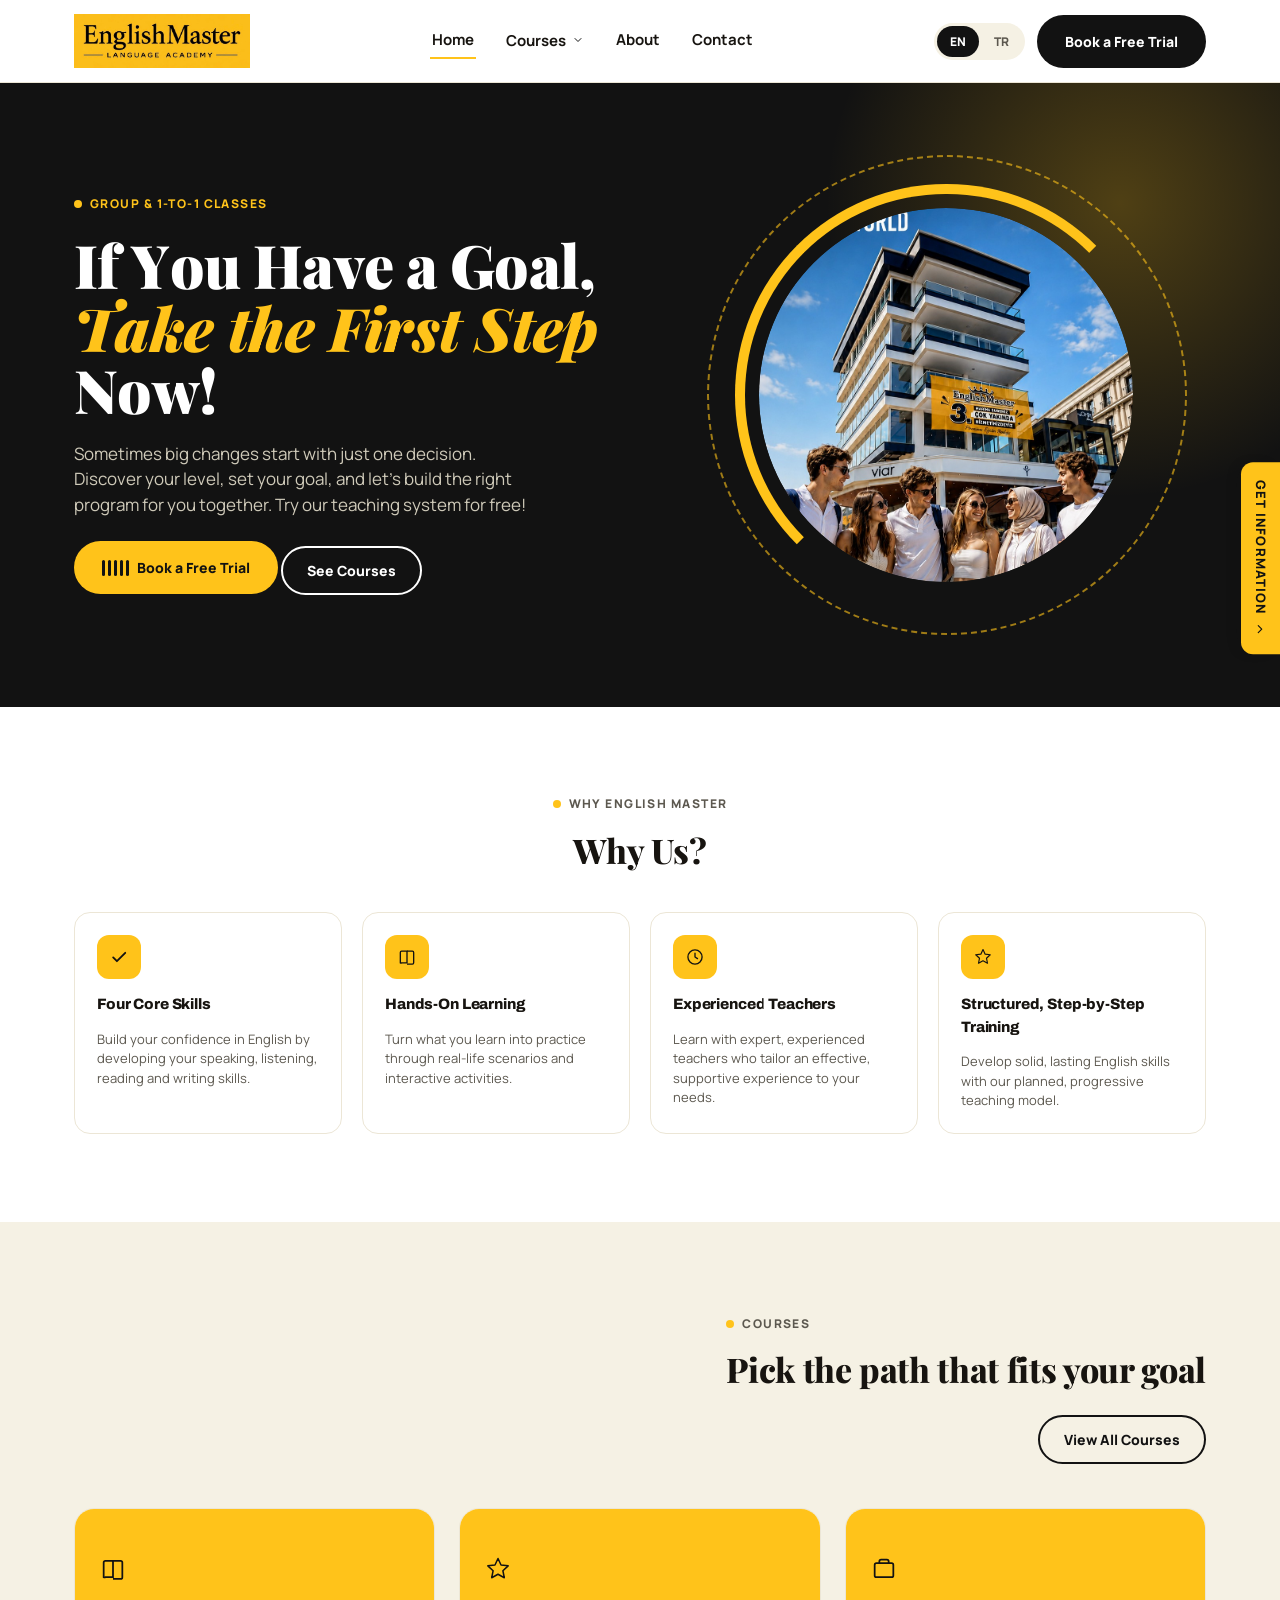
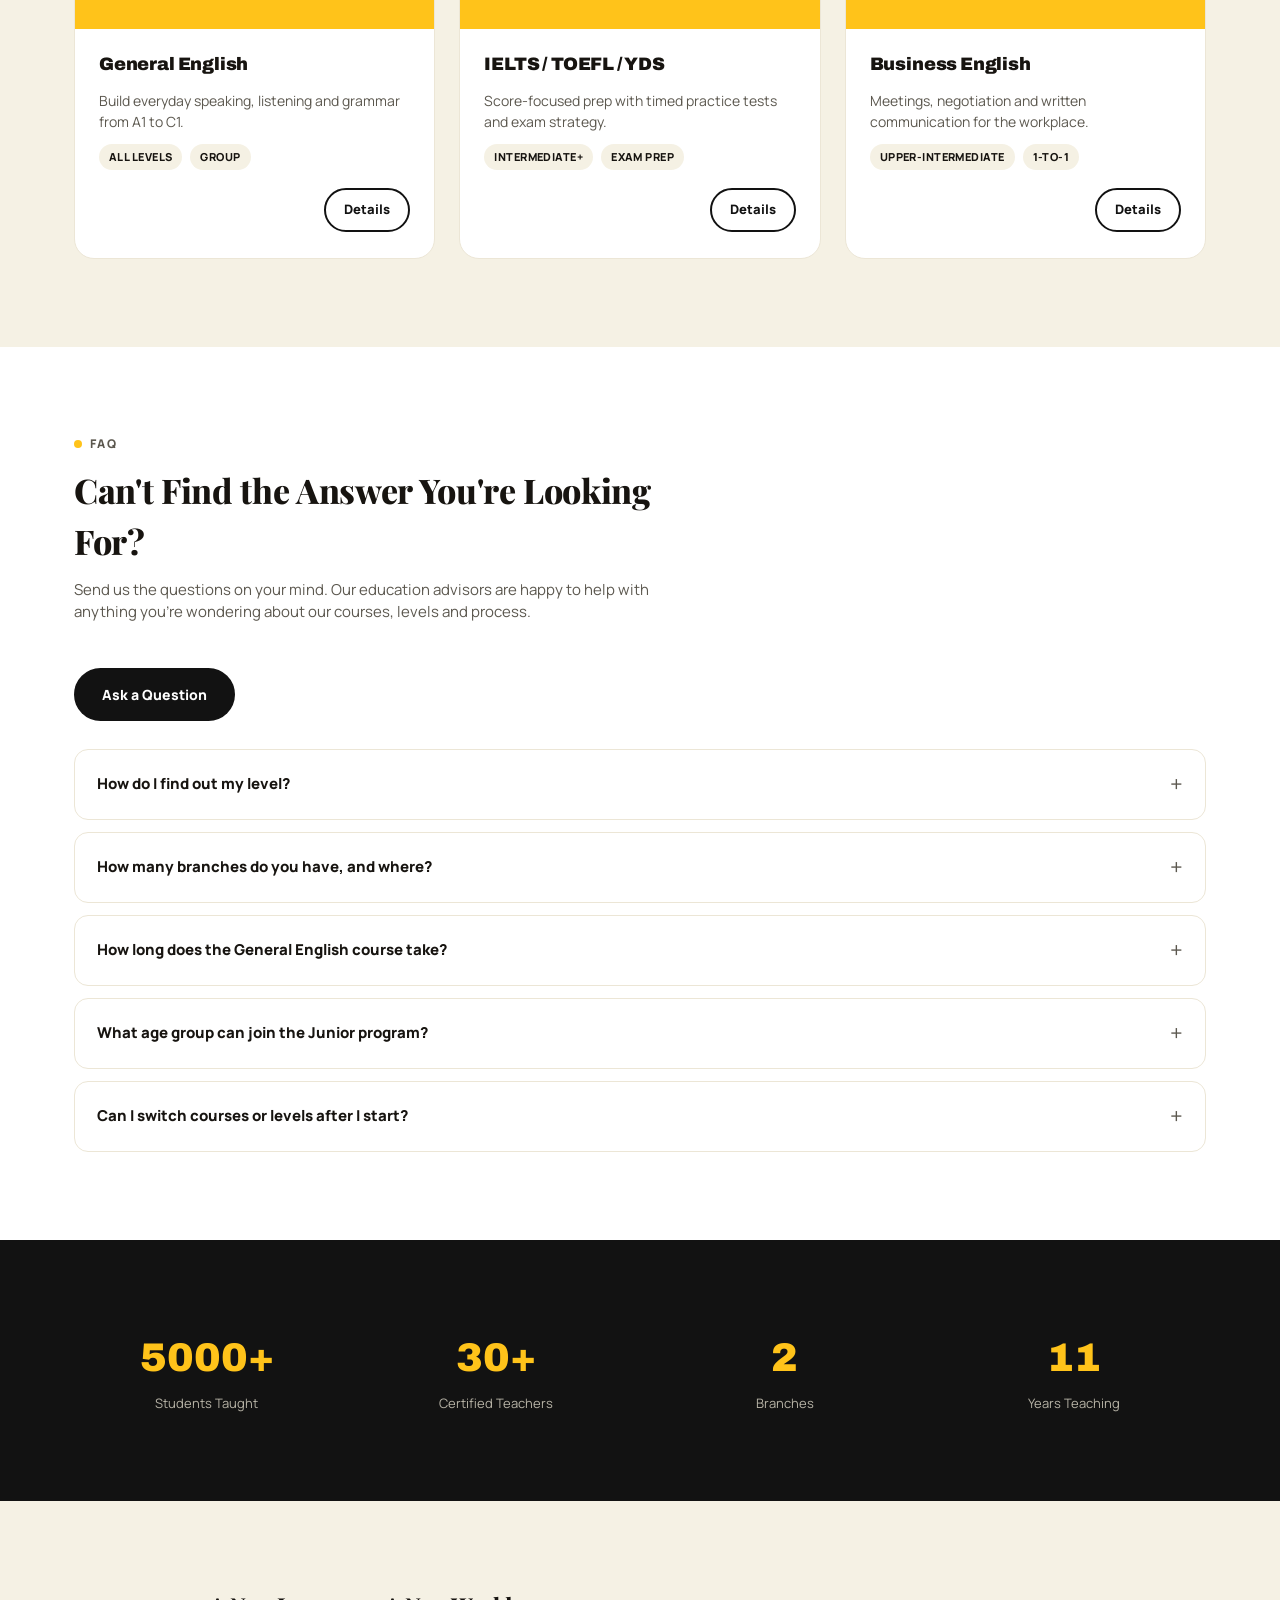
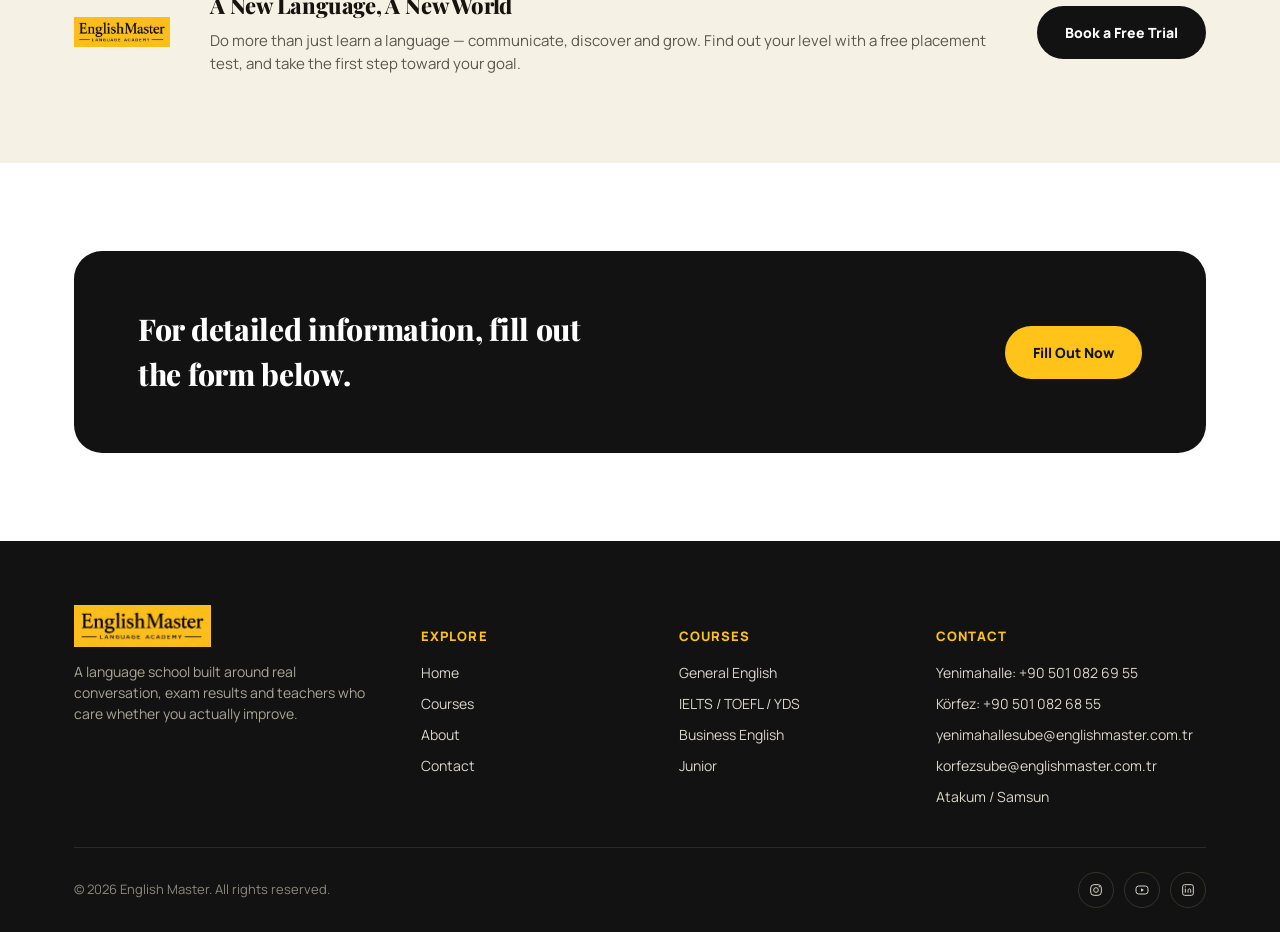
<file: index.html>
<!doctype html>
<html lang="en">
<head>
<meta charset="UTF-8">
<meta name="viewport" content="width=device-width, initial-scale=1.0, viewport-fit=cover">
<meta name="color-scheme" content="light only">
<meta name="theme-color" content="#FFC31A">
<title>English Master — Learn English With Confidence</title>
<meta name="description" content="English Master is a language school offering General English, exam preparation (IELTS, TOEFL, YDS) and Business English courses, in person and online.">
<link rel="stylesheet" href="css/style.css">
</head>
<body>

<header class="site-header">
  <div class="header-inner">
    <a href="/" class="logo">
      <span class="logo-badge">
        <img src="images/logo.png" alt="English Master Language Academy" class="logo-img">
      </span>
    </a>
    <nav class="main-nav" id="mainNav">
      <a href="/" class="active" data-i18n="nav.home">Home</a>
      <div class="nav-item has-dropdown">
        <button type="button" class="dropdown-trigger" aria-expanded="false" aria-haspopup="true">
          <span data-i18n="nav.courses">Courses</span>
          <svg width="12" height="12" viewBox="0 0 24 24" fill="none"><path d="M6 9l6 6 6-6" stroke="#121212" stroke-width="2" stroke-linecap="round" stroke-linejoin="round"/></svg>
        </button>
        <div class="dropdown-menu">
    <a href="/course-general-english" data-i18n="footer.courseGeneral">General English</a>
    <a href="/course-ielts" data-i18n="courses.card2.title">IELTS Preparation</a>
    <a href="/course-toefl" data-i18n="courses.card3.title">TOEFL Preparation</a>
    <a href="/course-yds" data-i18n="courses.card4.title">YDS / YÖKDİL</a>
    <a href="/course-business-english" data-i18n="courses.card5.title">Business English</a>
    <a href="/course-junior" data-i18n="courses.card6.title">Junior</a>
    <a href="/courses" class="dropdown-viewall" data-i18n="home.courses.viewAll">View All Courses</a>
        </div>
      </div>
      <a href="/about" data-i18n="nav.about">About</a>
      <a href="/contact" data-i18n="nav.contact">Contact</a>
    </nav>
    <div class="header-actions">
      <div class="lang-toggle" id="langToggle">
        <button type="button" class="lang-btn active" data-lang="en" aria-pressed="true">EN</button>
        <button type="button" class="lang-btn" data-lang="tr" aria-pressed="false">TR</button>
      </div>
      <a class="btn btn-primary" href="/contact#lead-form" data-i18n="common.bookTrial">Book a Free Trial</a>
      <button class="nav-toggle" id="navToggle" aria-label="Toggle menu">
        <svg width="20" height="20" viewBox="0 0 24 24" fill="none"><path d="M4 6h16M4 12h16M4 18h16" stroke="#121212" stroke-width="2" stroke-linecap="round"/></svg>
      </button>
    </div>
  </div>
</header>

<section class="hero-talk" id="heroTalk">
  <div class="container hero-talk-inner">
    <div class="hero-talk-copy">
      <span class="kicker" data-i18n="home.hero.kicker">Group &amp; 1-to-1 classes</span>
      <h1 class="hero-talk-title" id="heroTitle" data-i18n-html="home.hero.title">If You Have a Goal,<br><em>Take the First Step</em> Now!</h1>
      <p data-i18n="home.hero.desc">Sometimes big changes start with just one decision. Discover your level, set your goal, and let's build the right program for you together. Try our teaching system for free!</p>
      <div class="hero-actions">
        <a class="btn btn-secondary btn-shine" href="/contact#lead-form">
          <span class="voice-wave" aria-hidden="true"><i></i><i></i><i></i><i></i><i></i></span>
          <span data-i18n="common.bookTrial">Book a Free Trial</span>
        </a>
        <a class="btn btn-outline-light" href="/courses" data-i18n="home.hero.seeCourses">See Courses</a>
      </div>
    </div>
    <div class="hero-talk-art">
      <div class="talk-stage" id="talkStage">
        <div class="talk-layer" data-depth="-6">
          <span class="talk-ring talk-ring-dash"></span>
          <span class="talk-ring talk-ring-arc"></span>
        </div>
        <div class="talk-layer" data-depth="10">
          <div class="talk-photo"><img src="images/korfez-marina-promo.jpg" alt="English Master students in front of the Körfez Marina branch" data-i18n-alt="home.hero.photoAlt"></div>
        </div>
        <div class="talk-layer" data-depth="22" aria-hidden="true">
          <div class="talk-bubble is-white talk-b1"><small data-i18n="home.hero.teacher">Teacher</small>How are you today?</div>
          <div class="talk-bubble is-yellow talk-b2"><small data-i18n="home.hero.you">You</small>I'm great, thanks!</div>
          <div class="talk-bubble is-white talk-b3"><small data-i18n="home.hero.teacher">Teacher</small>Ready for IELTS?</div>
          <div class="talk-bubble is-yellow talk-b4"><small data-i18n="home.hero.you">You</small>Yes, let's start!</div>
        </div>
      </div>
    </div>
  </div>
</section>

<section class="reveal">
  <div class="container">
    <div class="section-head center" style="margin-bottom:36px;">
      <span class="kicker" data-i18n="home.why.kicker">Why English Master</span>
      <h2 data-i18n="home.why.title">Everything you need to actually speak English</h2>
    </div>
    <div class="feature-grid stagger">
      <div class="feature-card">
        <span class="icon-badge">
          <svg width="20" height="20" viewBox="0 0 24 24" fill="none"><path d="M5 12.5l4.5 4.5L19.5 7" stroke="#121212" stroke-width="2.2" fill="none" stroke-linecap="round" stroke-linejoin="round"/></svg>
        </span>
        <h4 data-i18n="home.feature1.title">Progress Guarantee</h4>
        <p data-i18n="home.feature1.desc">Move up a level on schedule, or keep attending classes at no extra cost until you do.</p>
      </div>
      <div class="feature-card">
        <span class="icon-badge">
          <svg width="20" height="20" viewBox="0 0 24 24" fill="none"><path d="M4 19V6.5C4 5.7 4.7 5 5.5 5H12v14H5.5A1.5 1.5 0 0 1 4 19z" stroke="#121212" stroke-width="1.6" fill="none"/><path d="M12 5h6.5c.8 0 1.5.7 1.5 1.5V19a1.5 1.5 0 0 1-1.5 1.5H12" stroke="#121212" stroke-width="1.6" fill="none"/></svg>
        </span>
        <h4 data-i18n="home.feature2.title">Certified Teachers</h4>
        <p data-i18n="home.feature2.desc">Every instructor is trained and certified before they lead a class of their own.</p>
      </div>
      <div class="feature-card">
        <span class="icon-badge">
          <svg width="20" height="20" viewBox="0 0 24 24" fill="none"><circle cx="12" cy="12" r="8.5" stroke="#121212" stroke-width="1.6"/><path d="M12 7.5V12l3 2" stroke="#121212" stroke-width="1.6" stroke-linecap="round" stroke-linejoin="round"/></svg>
        </span>
        <h4 data-i18n="home.feature3.title">Online &amp; In-Person</h4>
        <p data-i18n="home.feature3.desc">Join a classroom near you or take live online lessons — same curriculum, either way.</p>
      </div>
      <div class="feature-card">
        <span class="icon-badge">
          <svg width="20" height="20" viewBox="0 0 24 24" fill="none"><path d="M12 3l2.6 5.6 6.1.7-4.5 4.2 1.2 6-5.4-3-5.4 3 1.2-6-4.5-4.2 6.1-.7z" stroke="#121212" stroke-width="1.4" stroke-linejoin="round" fill="none"/></svg>
        </span>
        <h4 data-i18n="home.feature4.title">Exam-Focused Prep</h4>
        <p data-i18n="home.feature4.desc">Dedicated tracks for IELTS, TOEFL and YDS, taught by examiners-trained staff.</p>
      </div>
    </div>
  </div>
</section>

<section class="bg-sand reveal">
  <div class="container">
    <div class="section-head" style="display:flex; align-items:flex-end; justify-content:space-between; flex-wrap:wrap; gap:20px; max-width:none;">
      <div>
        <span class="kicker" data-i18n="home.courses.kicker">Courses</span>
        <h2 style="margin-top:10px;" data-i18n="home.courses.title">Pick the path that fits your goal</h2>
      </div>
      <a class="btn btn-outline" href="/courses" data-i18n="home.courses.viewAll">View All Courses</a>
    </div>
    <div class="course-grid stagger">
      <div class="course-card">
        <div class="course-card-top">
          <svg width="28" height="28" viewBox="0 0 24 24" fill="none"><path d="M4 19V6.5C4 5.7 4.7 5 5.5 5H12v14H5.5A1.5 1.5 0 0 1 4 19z" stroke="#121212" stroke-width="1.5" fill="none"/><path d="M12 5h6.5c.8 0 1.5.7 1.5 1.5V19a1.5 1.5 0 0 1-1.5 1.5H12" stroke="#121212" stroke-width="1.5" fill="none"/></svg>
        </div>
        <div class="course-card-body">
          <h4 style="font-size:18px; font-family:'Archivo',sans-serif; font-weight:900;" data-i18n="home.course1.title">General English</h4>
          <p class="text-soft" style="font-size:14px;" data-i18n="home.course1.desc">Build everyday speaking, listening and grammar from A1 to C1.</p>
          <div class="course-tags"><span class="tag" data-i18n="home.course1.tag1">All Levels</span><span class="tag" data-i18n="home.course1.tag2">Group</span></div>
          <div class="course-card-footer">
            <a class="btn btn-sm btn-outline" href="/course-general-english" data-i18n="common.details">Details</a>
          </div>
        </div>
      </div>
      <div class="course-card">
        <div class="course-card-top">
          <svg width="28" height="28" viewBox="0 0 24 24" fill="none"><path d="M12 3l2.6 5.6 6.1.7-4.5 4.2 1.2 6-5.4-3-5.4 3 1.2-6-4.5-4.2 6.1-.7z" stroke="#121212" stroke-width="1.3" stroke-linejoin="round" fill="none"/></svg>
        </div>
        <div class="course-card-body">
          <h4 style="font-size:18px; font-family:'Archivo',sans-serif; font-weight:900;" data-i18n="home.course2.title">IELTS / TOEFL / YDS</h4>
          <p class="text-soft" style="font-size:14px;" data-i18n="home.course2.desc">Score-focused prep with timed practice tests and exam strategy.</p>
          <div class="course-tags"><span class="tag" data-i18n="home.course2.tag1">Intermediate+</span><span class="tag" data-i18n="home.course2.tag2">Exam Prep</span></div>
          <div class="course-card-footer">
            <a class="btn btn-sm btn-outline" href="/course-ielts" data-i18n="common.details">Details</a>
          </div>
        </div>
      </div>
      <div class="course-card">
        <div class="course-card-top">
          <svg width="28" height="28" viewBox="0 0 24 24" fill="none"><rect x="4" y="7" width="16" height="12" rx="1.5" stroke="#121212" stroke-width="1.5"/><path d="M8 7V5.5A1.5 1.5 0 0 1 9.5 4h5A1.5 1.5 0 0 1 16 5.5V7" stroke="#121212" stroke-width="1.5" fill="none"/></svg>
        </div>
        <div class="course-card-body">
          <h4 style="font-size:18px; font-family:'Archivo',sans-serif; font-weight:900;" data-i18n="home.course3.title">Business English</h4>
          <p class="text-soft" style="font-size:14px;" data-i18n="home.course3.desc">Meetings, negotiation and written communication for the workplace.</p>
          <div class="course-tags"><span class="tag" data-i18n="home.course3.tag1">Upper-Intermediate</span><span class="tag" data-i18n="home.course3.tag2">1-to-1</span></div>
          <div class="course-card-footer">
            <a class="btn btn-sm btn-outline" href="/course-business-english" data-i18n="common.details">Details</a>
          </div>
        </div>
      </div>
    </div>
  </div>
</section>

<section class="reveal">
  <div class="container">
    <div class="section-head">
      <span class="kicker" data-i18n="home.ask.kicker">Ask Us</span>
      <h2 data-i18n="home.ask.title">Ask an English Advisor</h2>
      <p class="text-soft" data-i18n="home.ask.desc">Not sure which course or level is right for you? Ask — our advisors answer every question.</p>
    </div>
    <div style="display:flex; align-items:center; gap:14px; margin-bottom:28px; flex-wrap:wrap;">
      <a class="btn btn-primary" href="/contact#lead-form" data-i18n="home.ask.askBtn">Ask a Question</a>
    </div>
    <div class="faq-list stagger">
      <details class="faq-item">
        <summary data-i18n="home.faq.q1">How do I find out my level?</summary>
        <p data-i18n="home.faq.a1">Before you enroll, you take a free placement test that checks your writing, speaking and reading skills, and you start in the group and level that actually fits you.</p>
      </details>
      <details class="faq-item">
        <summary data-i18n="home.faq.q2">How many branches do you have, and where?</summary>
        <p data-i18n="home.faq.a2">We have 2 branches — Yenimahalle and Körfez (Marina) — and you can also join our online classes.</p>
      </details>
      <details class="faq-item">
        <summary data-i18n="home.faq.q3">How long does the General English course take?</summary>
        <p data-i18n="home.faq.a3">Our General English course takes 2–2.5 months, with flexible weekday and weekend morning, afternoon and evening timetables.</p>
      </details>
      <details class="faq-item">
        <summary data-i18n="home.faq.q4">What age group can join the Junior program?</summary>
        <p data-i18n="home.faq.a4">Our Junior program is designed for children aged 7–12, building confidence through games, stories and speaking practice.</p>
      </details>
      <details class="faq-item">
        <summary data-i18n="home.faq.q5">Can I switch courses or levels after I start?</summary>
        <p data-i18n="home.faq.a5">Yes — talk to your advisor and we'll move you to a more suitable level or course at no extra charge, based on your needs.</p>
      </details>
    </div>
  </div>
</section>

<section class="bg-black reveal">
  <div class="container">
    <div class="stat-grid stagger">
      <div>
        <div class="stat-num">5000+</div>
        <div class="stat-label" data-i18n="home.stats.students">Students Taught</div>
      </div>
      <div>
        <div class="stat-num">30+</div>
        <div class="stat-label" data-i18n="home.stats.teachers">Certified Teachers</div>
      </div>
      <div>
        <div class="stat-num">2</div>
        <div class="stat-label" data-i18n="home.stats.branches">Branches</div>
      </div>
      <div>
        <div class="stat-num">11</div>
        <div class="stat-label" data-i18n="home.stats.years">Years Teaching</div>
      </div>
    </div>
  </div>
</section>

<section class="bg-sand reveal">
  <div class="container" style="display:flex; align-items:center; gap:40px; flex-wrap:wrap;">
    <img src="images/logo.png" alt="English Master Language Academy" class="logo-mark-img">
    <div style="flex:1; min-width:260px;">
      <h3 style="font-size:22px; margin-bottom:8px;" data-i18n="home.silent.title">A New Language, A New World</h3>
      <p class="text-soft" data-i18n="home.silent.desc">Do more than just learn a language — communicate, discover and grow. Find out your level with a free placement test, and take the first step toward your goal.</p>
    </div>
    <a class="btn btn-primary" href="/contact#lead-form" data-i18n="common.bookTrial">Book a Free Trial</a>
  </div>
</section>

<section class="reveal">
  <div class="container">
    <div class="cta-banner">
      <h2 data-i18n="home.ctaBanner.title">For detailed information, fill out the form below.</h2>
      <a class="btn btn-secondary" href="/contact#lead-form" data-i18n="home.ctaBanner.button">Fill Out Now</a>
    </div>
  </div>
</section>

<a href="/contact#lead-form" class="get-info-tab">
  <span data-i18n="common.getInfo">Get Information</span>
  <svg width="14" height="14" viewBox="0 0 24 24" fill="none" style="writing-mode:horizontal-tb;"><path d="M9 6l6 6-6 6" stroke="#121212" stroke-width="2" fill="none" stroke-linecap="round" stroke-linejoin="round"/></svg>
</a>

<footer class="site-footer">
  <div class="container">
    <div class="footer-grid">
      <div class="footer-brand">
        <div class="logo">
          <span class="logo-badge logo-badge-footer">
            <img src="images/logo.png" alt="English Master Language Academy" class="logo-img logo-img-footer">
          </span>
        </div>
        <p data-i18n="footer.tagline">A language school built around real conversation, exam results and teachers who care whether you actually improve.</p>
      </div>
      <div>
        <h5 data-i18n="footer.explore">Explore</h5>
        <div class="footer-links">
          <a href="/" data-i18n="nav.home">Home</a>
          <a href="/courses" data-i18n="nav.courses">Courses</a>
          <a href="/about" data-i18n="nav.about">About</a>
          <a href="/contact" data-i18n="nav.contact">Contact</a>
        </div>
      </div>
      <div>
        <h5 data-i18n="footer.coursesHeading">Courses</h5>
        <div class="footer-links">
          <a href="/course-general-english" data-i18n="footer.courseGeneral">General English</a>
          <a href="/course-ielts" data-i18n="footer.courseExam">IELTS / TOEFL / YDS</a>
          <a href="/course-business-english" data-i18n="footer.courseBusiness">Business English</a>
          <a href="/course-junior" data-i18n="footer.courseKids">Junior</a>
        </div>
      </div>
      <div>
        <h5 data-i18n="footer.contactHeading">Contact</h5>
        <div class="footer-links">
          <a href="tel:+905010826955">Yenimahalle: +90 501 082 69 55</a>
          <a href="tel:+905010826855">Körfez: +90 501 082 68 55</a>
          <a href="mailto:yenimahallesube@englishmaster.com.tr">yenimahallesube@englishmaster.com.tr</a>
          <a href="mailto:korfezsube@englishmaster.com.tr">korfezsube@englishmaster.com.tr</a>
          <span data-i18n="footer.address">Atakum / Samsun</span>
        </div>
      </div>
    </div>
    <div class="footer-bottom">
      <span>© <span id="year"></span> English Master. <span data-i18n="footer.rights">All rights reserved.</span></span>
      <div class="social-row">
        <a class="social-icon" href="#" aria-label="Instagram"><svg width="16" height="16" viewBox="0 0 24 24" fill="none"><rect x="4" y="4" width="16" height="16" rx="5" stroke="#d8d5c9" stroke-width="1.5"/><circle cx="12" cy="12" r="3.5" stroke="#d8d5c9" stroke-width="1.5"/><circle cx="17" cy="7" r="1" fill="#d8d5c9"/></svg></a>
        <a class="social-icon" href="#" aria-label="YouTube"><svg width="16" height="16" viewBox="0 0 24 24" fill="none"><rect x="3" y="6" width="18" height="12" rx="4" stroke="#d8d5c9" stroke-width="1.5"/><path d="M10.5 9.5v5l4.5-2.5z" fill="#d8d5c9"/></svg></a>
        <a class="social-icon" href="#" aria-label="LinkedIn"><svg width="16" height="16" viewBox="0 0 24 24" fill="none"><rect x="4" y="4" width="16" height="16" rx="3" stroke="#d8d5c9" stroke-width="1.5"/><line x1="8" y1="10" x2="8" y2="16" stroke="#d8d5c9" stroke-width="1.5"/><circle cx="8" cy="7.3" r="1" fill="#d8d5c9"/><path d="M12 16v-3.5c0-1.4 1-2.3 2.2-2.3 1.2 0 1.8.8 1.8 2.3V16" stroke="#d8d5c9" stroke-width="1.5" fill="none"/></svg></a>
      </div>
    </div>
  </div>
</footer>

<script src="js/i18n.js"></script>
<script src="js/motion.js"></script>
<script src="js/main.js"></script>
<script src="js/hero.js"></script>
<script>document.getElementById('year').textContent = new Date().getFullYear();</script>
</body>
</html>
</file>
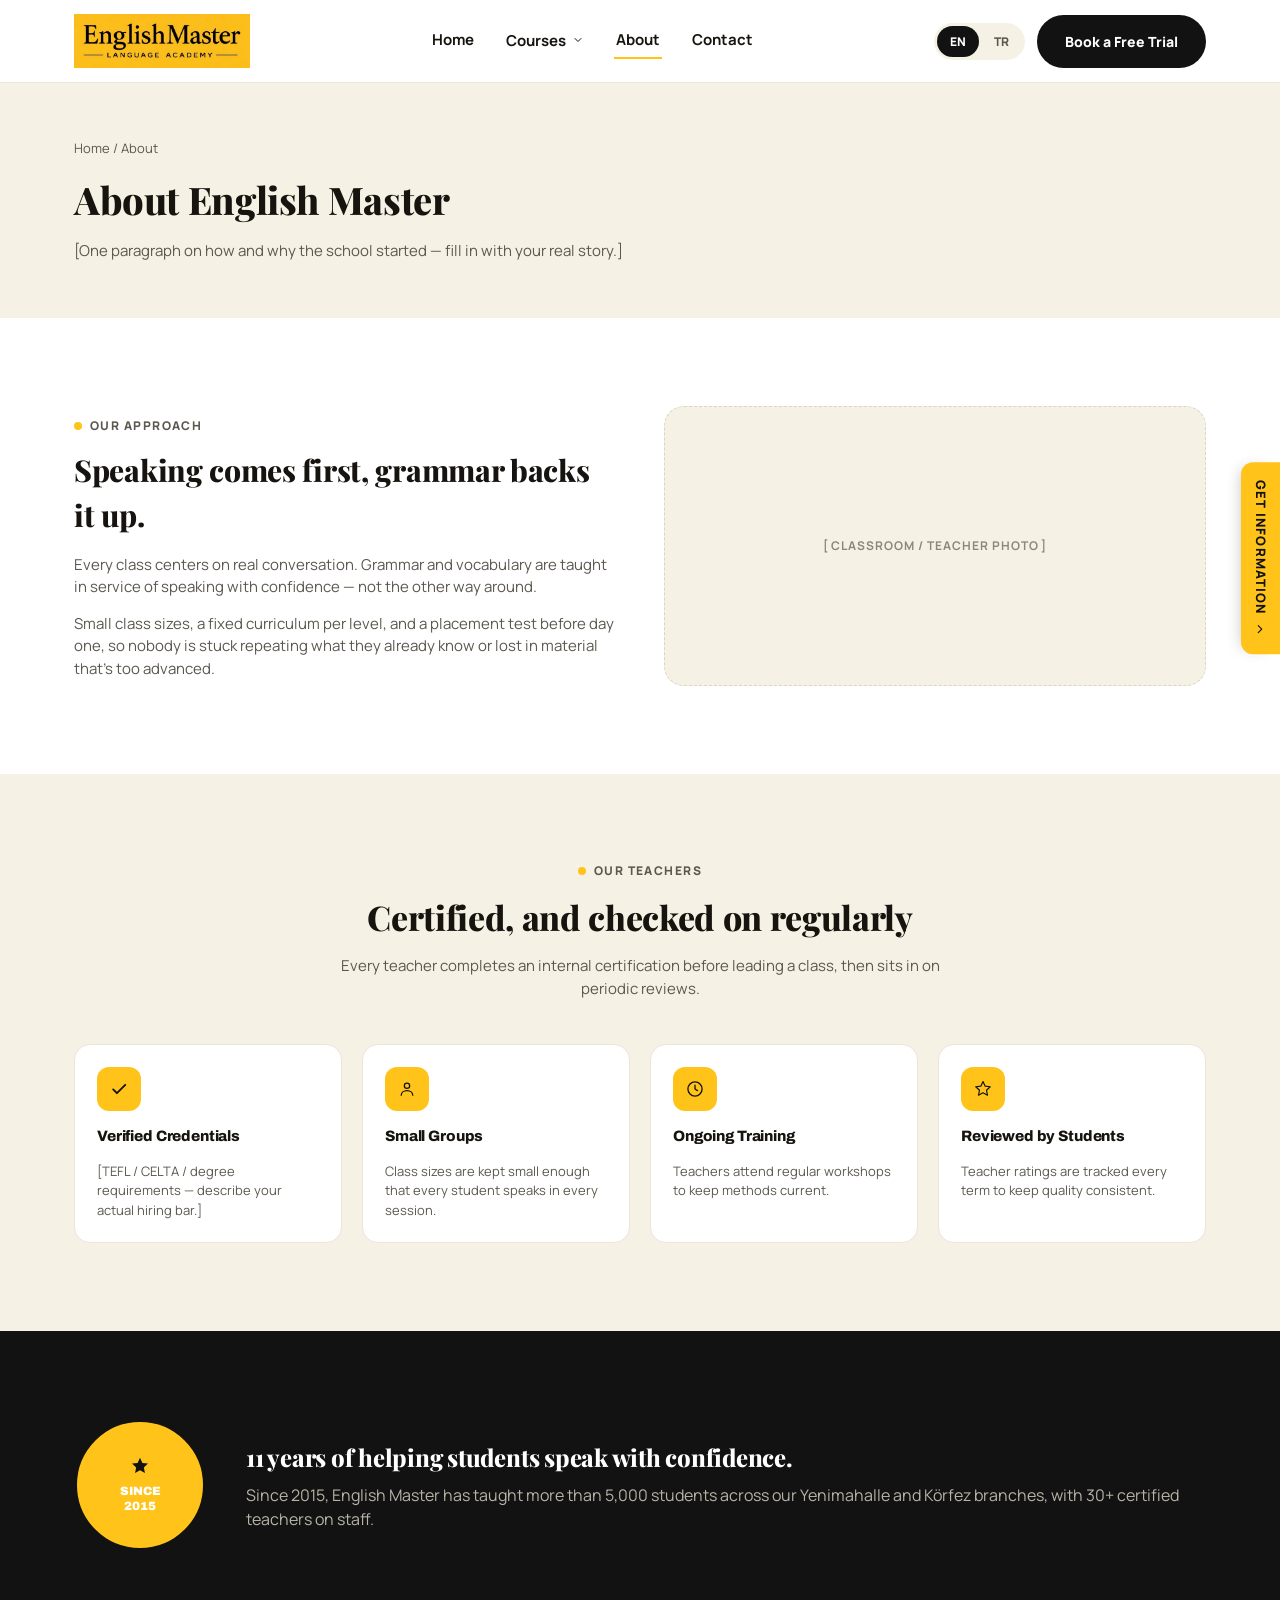
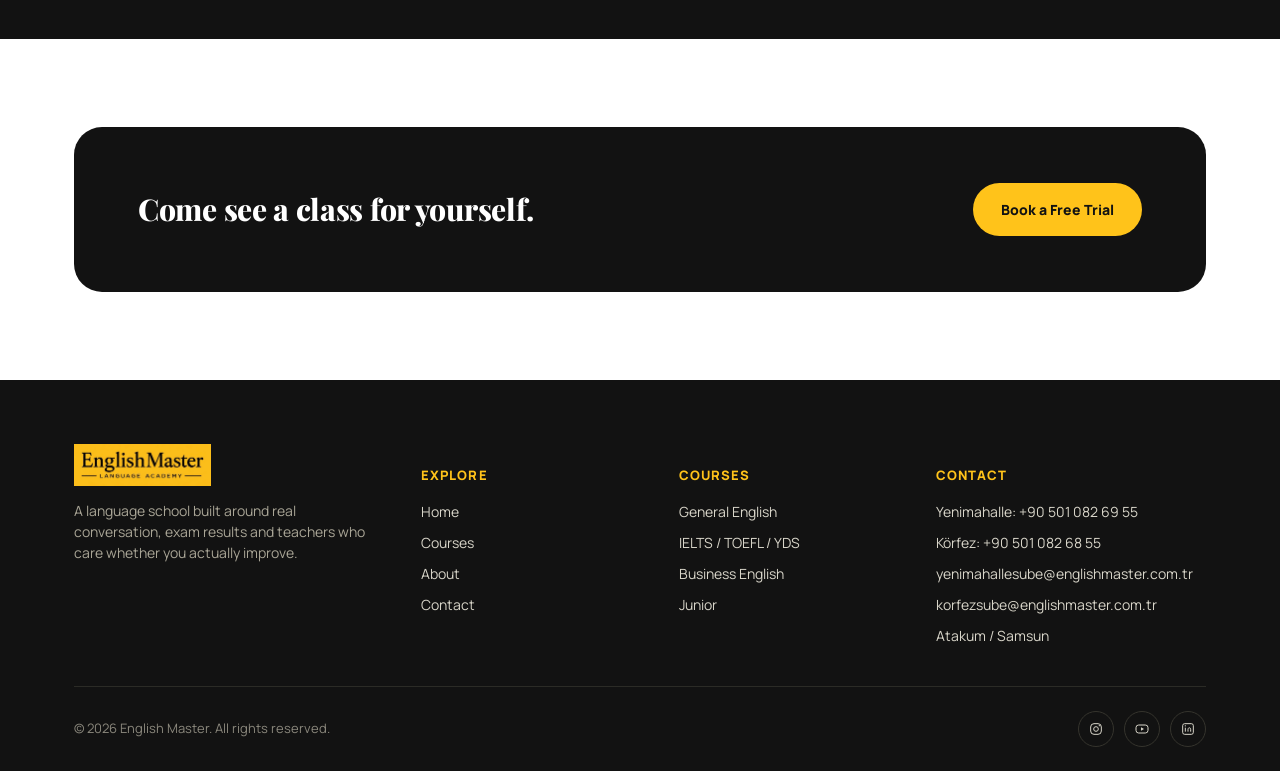
<file: about.html>
<!doctype html>
<html lang="en">
<head>
<meta charset="UTF-8">
<meta name="viewport" content="width=device-width, initial-scale=1.0, viewport-fit=cover">
<meta name="color-scheme" content="light only">
<meta name="theme-color" content="#FFC31A">
<title>About — English Master</title>
<meta name="description" content="About English Master language school — our story, teaching approach and certified teachers.">
<link rel="stylesheet" href="css/style.css">
</head>
<body>

<header class="site-header">
  <div class="header-inner">
    <a href="/" class="logo">
      <span class="logo-badge">
        <img src="images/logo.png" alt="English Master Language Academy" class="logo-img">
      </span>
    </a>
    <nav class="main-nav" id="mainNav">
      <a href="/" data-i18n="nav.home">Home</a>
      <div class="nav-item has-dropdown">
        <button type="button" class="dropdown-trigger" aria-expanded="false" aria-haspopup="true">
          <span data-i18n="nav.courses">Courses</span>
          <svg width="12" height="12" viewBox="0 0 24 24" fill="none"><path d="M6 9l6 6 6-6" stroke="#121212" stroke-width="2" stroke-linecap="round" stroke-linejoin="round"/></svg>
        </button>
        <div class="dropdown-menu">
    <a href="/course-general-english" data-i18n="footer.courseGeneral">General English</a>
    <a href="/course-ielts" data-i18n="courses.card2.title">IELTS Preparation</a>
    <a href="/course-toefl" data-i18n="courses.card3.title">TOEFL Preparation</a>
    <a href="/course-yds" data-i18n="courses.card4.title">YDS / YÖKDİL</a>
    <a href="/course-business-english" data-i18n="courses.card5.title">Business English</a>
    <a href="/course-junior" data-i18n="courses.card6.title">Junior</a>
    <a href="/courses" class="dropdown-viewall" data-i18n="home.courses.viewAll">View All Courses</a>
        </div>
      </div>
      <a href="/about" class="active" data-i18n="nav.about">About</a>
      <a href="/contact" data-i18n="nav.contact">Contact</a>
    </nav>
    <div class="header-actions">
      <div class="lang-toggle" id="langToggle">
        <button type="button" class="lang-btn active" data-lang="en" aria-pressed="true">EN</button>
        <button type="button" class="lang-btn" data-lang="tr" aria-pressed="false">TR</button>
      </div>
      <a class="btn btn-primary" href="/contact#lead-form" data-i18n="common.bookTrial">Book a Free Trial</a>
      <button class="nav-toggle" id="navToggle" aria-label="Toggle menu">
        <svg width="20" height="20" viewBox="0 0 24 24" fill="none"><path d="M4 6h16M4 12h16M4 18h16" stroke="#121212" stroke-width="2" stroke-linecap="round"/></svg>
      </button>
    </div>
  </div>
</header>

<section class="page-hero">
  <div class="container">
    <div class="breadcrumb"><a href="/" data-i18n="nav.home">Home</a> / <span data-i18n="nav.about">About</span></div>
    <h1 data-i18n="about.hero.title">About English Master</h1>
    <p class="text-soft" style="margin-top:12px; max-width:560px;" data-i18n="about.hero.desc">[One paragraph on how and why the school started — fill in with your real story.]</p>
  </div>
</section>

<section class="reveal">
  <div class="container split-grid">
    <div>
      <span class="kicker" data-i18n="about.approach.kicker">Our approach</span>
      <h2 style="font-size:30px; margin:12px 0 16px;" data-i18n="about.approach.title">Speaking comes first, grammar backs it up.</h2>
      <p class="text-soft" style="margin-bottom:14px;" data-i18n="about.approach.p1">Every class centers on real conversation. Grammar and vocabulary are taught in service of speaking with confidence — not the other way around.</p>
      <p class="text-soft" data-i18n="about.approach.p2">Small class sizes, a fixed curriculum per level, and a placement test before day one, so nobody is stuck repeating what they already know or lost in material that's too advanced.</p>
    </div>
    <div class="photo-placeholder" style="min-height:280px; background:var(--em-sand); border-color:#ddd6bf; color:#8a877c;" data-i18n="about.photoPlaceholder">[ Classroom / teacher photo ]</div>
  </div>
</section>

<section class="bg-sand reveal">
  <div class="container">
    <div class="section-head center">
      <span class="kicker" data-i18n="about.teachers.kicker">Our teachers</span>
      <h2 data-i18n="about.teachers.title">Certified, and checked on regularly</h2>
      <p class="text-soft" data-i18n="about.teachers.desc">Every teacher completes an internal certification before leading a class, then sits in on periodic reviews.</p>
    </div>
    <div class="feature-grid stagger">
      <div class="feature-card">
        <span class="icon-badge">
          <svg width="20" height="20" viewBox="0 0 24 24" fill="none"><path d="M5 12.5l4.5 4.5L19.5 7" stroke="#121212" stroke-width="2.2" fill="none" stroke-linecap="round" stroke-linejoin="round"/></svg>
        </span>
        <h4 data-i18n="about.tf1.title">Verified Credentials</h4>
        <p data-i18n="about.tf1.desc">[TEFL / CELTA / degree requirements — describe your actual hiring bar.]</p>
      </div>
      <div class="feature-card">
        <span class="icon-badge">
          <svg width="20" height="20" viewBox="0 0 24 24" fill="none"><circle cx="12" cy="8" r="3.2" stroke="#121212" stroke-width="1.5"/><path d="M5 20c0-3.6 3.1-6 7-6s7 2.4 7 6" stroke="#121212" stroke-width="1.5" fill="none"/></svg>
        </span>
        <h4 data-i18n="about.tf2.title">Small Groups</h4>
        <p data-i18n="about.tf2.desc">Class sizes are kept small enough that every student speaks in every session.</p>
      </div>
      <div class="feature-card">
        <span class="icon-badge">
          <svg width="20" height="20" viewBox="0 0 24 24" fill="none"><circle cx="12" cy="12" r="8.5" stroke="#121212" stroke-width="1.6"/><path d="M12 7.5V12l3 2" stroke="#121212" stroke-width="1.6" stroke-linecap="round" stroke-linejoin="round"/></svg>
        </span>
        <h4 data-i18n="about.tf3.title">Ongoing Training</h4>
        <p data-i18n="about.tf3.desc">Teachers attend regular workshops to keep methods current.</p>
      </div>
      <div class="feature-card">
        <span class="icon-badge">
          <svg width="20" height="20" viewBox="0 0 24 24" fill="none"><path d="M12 3l2.6 5.6 6.1.7-4.5 4.2 1.2 6-5.4-3-5.4 3 1.2-6-4.5-4.2 6.1-.7z" stroke="#121212" stroke-width="1.4" stroke-linejoin="round" fill="none"/></svg>
        </span>
        <h4 data-i18n="about.tf4.title">Reviewed by Students</h4>
        <p data-i18n="about.tf4.desc">Teacher ratings are tracked every term to keep quality consistent.</p>
      </div>
    </div>
  </div>
</section>

<section class="bg-black reveal">
  <div class="container" style="display:flex; align-items:center; gap:40px; flex-wrap:wrap;">
    <div class="seal" style="flex-shrink:0;">
      <svg width="22" height="22" viewBox="0 0 24 24" fill="none"><path d="M12 2l2.6 5.6 6.1.7-4.5 4.2 1.2 6-5.4-3-5.4 3 1.2-6-4.5-4.2 6.1-.7z" fill="#121212"/></svg>
      <span><span data-i18n="common.sinceLabel">SINCE</span><br>2015</span>
    </div>
    <div style="flex:1; min-width:260px;">
      <h3 style="font-size:24px; color:#fff; margin-bottom:8px;" data-i18n="about.milestone.title">11 years of helping students speak with confidence.</h3>
      <p style="color:#b7b3a6;" data-i18n="about.milestone.desc">Since 2015, English Master has taught more than 5,000 students across our Yenimahalle and Körfez branches, with 30+ certified teachers on staff.</p>
    </div>
  </div>
</section>

<section class="reveal">
  <div class="container">
    <div class="cta-banner">
      <h2 data-i18n="about.ctaBanner.title">Come see a class for yourself.</h2>
      <a class="btn btn-secondary" href="/contact#lead-form" data-i18n="common.bookTrial">Book a Free Trial</a>
    </div>
  </div>
</section>

<a href="/contact#lead-form" class="get-info-tab">
  <span data-i18n="common.getInfo">Get Information</span>
  <svg width="14" height="14" viewBox="0 0 24 24" fill="none" style="writing-mode:horizontal-tb;"><path d="M9 6l6 6-6 6" stroke="#121212" stroke-width="2" fill="none" stroke-linecap="round" stroke-linejoin="round"/></svg>
</a>

<footer class="site-footer">
  <div class="container">
    <div class="footer-grid">
      <div class="footer-brand">
        <div class="logo">
          <span class="logo-badge logo-badge-footer">
            <img src="images/logo.png" alt="English Master Language Academy" class="logo-img logo-img-footer">
          </span>
        </div>
        <p data-i18n="footer.tagline">A language school built around real conversation, exam results and teachers who care whether you actually improve.</p>
      </div>
      <div>
        <h5 data-i18n="footer.explore">Explore</h5>
        <div class="footer-links">
          <a href="/" data-i18n="nav.home">Home</a>
          <a href="/courses" data-i18n="nav.courses">Courses</a>
          <a href="/about" data-i18n="nav.about">About</a>
          <a href="/contact" data-i18n="nav.contact">Contact</a>
        </div>
      </div>
      <div>
        <h5 data-i18n="footer.coursesHeading">Courses</h5>
        <div class="footer-links">
          <a href="/course-general-english" data-i18n="footer.courseGeneral">General English</a>
          <a href="/course-ielts" data-i18n="footer.courseExam">IELTS / TOEFL / YDS</a>
          <a href="/course-business-english" data-i18n="footer.courseBusiness">Business English</a>
          <a href="/course-junior" data-i18n="footer.courseKids">Junior</a>
        </div>
      </div>
      <div>
        <h5 data-i18n="footer.contactHeading">Contact</h5>
        <div class="footer-links">
          <a href="tel:+905010826955">Yenimahalle: +90 501 082 69 55</a>
          <a href="tel:+905010826855">Körfez: +90 501 082 68 55</a>
          <a href="mailto:yenimahallesube@englishmaster.com.tr">yenimahallesube@englishmaster.com.tr</a>
          <a href="mailto:korfezsube@englishmaster.com.tr">korfezsube@englishmaster.com.tr</a>
          <span data-i18n="footer.address">Atakum / Samsun</span>
        </div>
      </div>
    </div>
    <div class="footer-bottom">
      <span>© <span id="year"></span> English Master. <span data-i18n="footer.rights">All rights reserved.</span></span>
      <div class="social-row">
        <a class="social-icon" href="#" aria-label="Instagram"><svg width="16" height="16" viewBox="0 0 24 24" fill="none"><rect x="4" y="4" width="16" height="16" rx="5" stroke="#d8d5c9" stroke-width="1.5"/><circle cx="12" cy="12" r="3.5" stroke="#d8d5c9" stroke-width="1.5"/><circle cx="17" cy="7" r="1" fill="#d8d5c9"/></svg></a>
        <a class="social-icon" href="#" aria-label="YouTube"><svg width="16" height="16" viewBox="0 0 24 24" fill="none"><rect x="3" y="6" width="18" height="12" rx="4" stroke="#d8d5c9" stroke-width="1.5"/><path d="M10.5 9.5v5l4.5-2.5z" fill="#d8d5c9"/></svg></a>
        <a class="social-icon" href="#" aria-label="LinkedIn"><svg width="16" height="16" viewBox="0 0 24 24" fill="none"><rect x="4" y="4" width="16" height="16" rx="3" stroke="#d8d5c9" stroke-width="1.5"/><line x1="8" y1="10" x2="8" y2="16" stroke="#d8d5c9" stroke-width="1.5"/><circle cx="8" cy="7.3" r="1" fill="#d8d5c9"/><path d="M12 16v-3.5c0-1.4 1-2.3 2.2-2.3 1.2 0 1.8.8 1.8 2.3V16" stroke="#d8d5c9" stroke-width="1.5" fill="none"/></svg></a>
      </div>
    </div>
  </div>
</footer>

<script src="js/i18n.js"></script>
<script src="js/motion.js"></script>
<script src="js/main.js"></script>
<script>document.getElementById('year').textContent = new Date().getFullYear();</script>
</body>
</html>
</file>
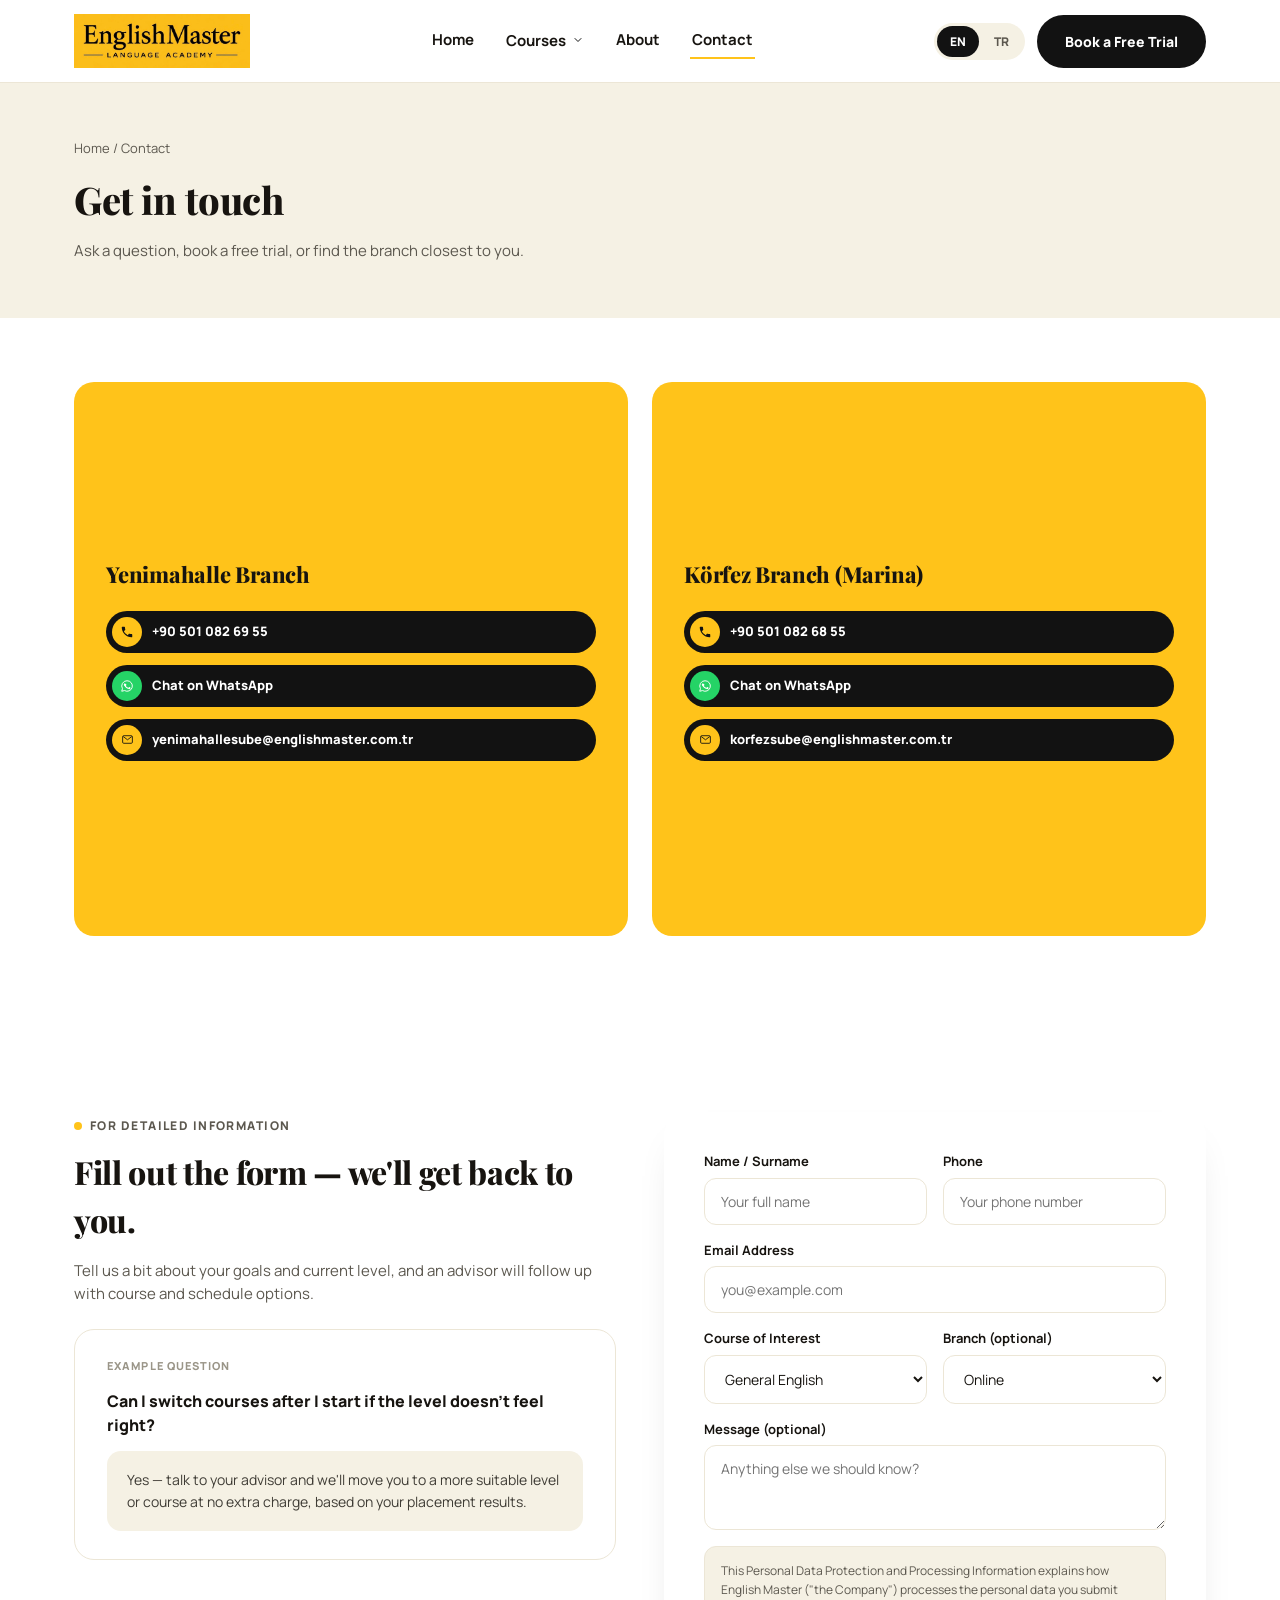
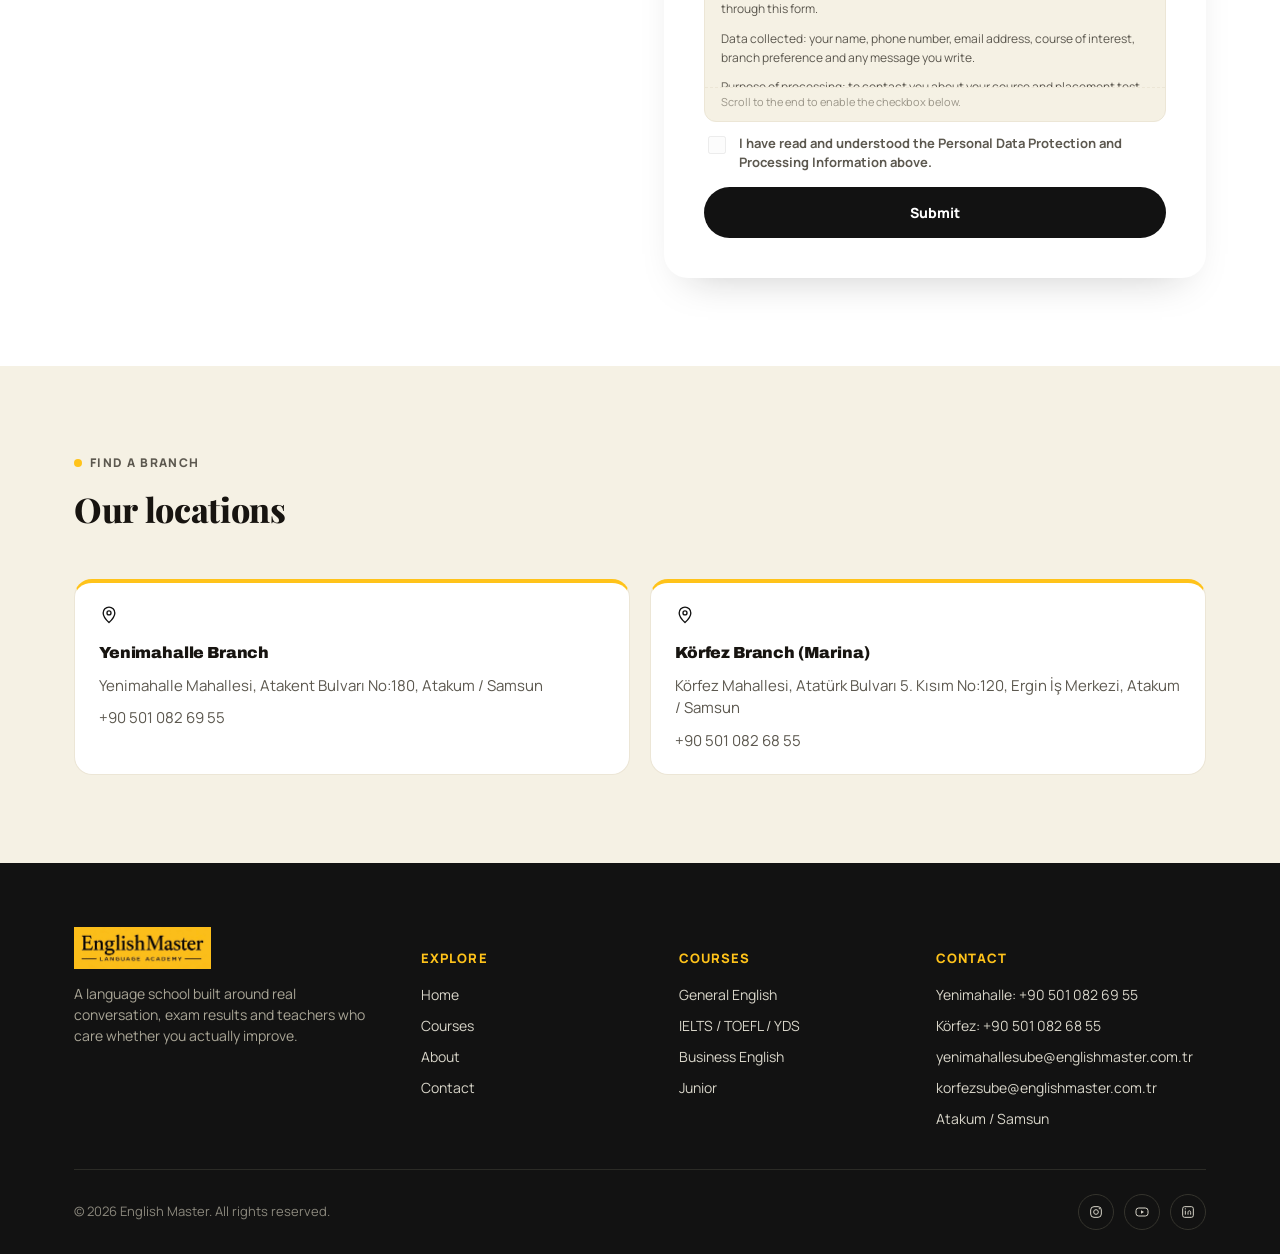
<file: contact.html>
<!doctype html>
<html lang="en">
<head>
<meta charset="UTF-8">
<meta name="viewport" content="width=device-width, initial-scale=1.0, viewport-fit=cover">
<meta name="color-scheme" content="light only">
<meta name="theme-color" content="#FFC31A">
<title>Contact — English Master</title>
<meta name="description" content="Get in touch with English Master — book a free trial, ask a question, or find a branch near you.">
<link rel="stylesheet" href="css/style.css">
</head>
<body>

<header class="site-header">
  <div class="header-inner">
    <a href="/" class="logo">
      <span class="logo-badge">
        <img src="images/logo.png" alt="English Master Language Academy" class="logo-img">
      </span>
    </a>
    <nav class="main-nav" id="mainNav">
      <a href="/" data-i18n="nav.home">Home</a>
      <div class="nav-item has-dropdown">
        <button type="button" class="dropdown-trigger" aria-expanded="false" aria-haspopup="true">
          <span data-i18n="nav.courses">Courses</span>
          <svg width="12" height="12" viewBox="0 0 24 24" fill="none"><path d="M6 9l6 6 6-6" stroke="#121212" stroke-width="2" stroke-linecap="round" stroke-linejoin="round"/></svg>
        </button>
        <div class="dropdown-menu">
    <a href="/course-general-english" data-i18n="footer.courseGeneral">General English</a>
    <a href="/course-ielts" data-i18n="courses.card2.title">IELTS Preparation</a>
    <a href="/course-toefl" data-i18n="courses.card3.title">TOEFL Preparation</a>
    <a href="/course-yds" data-i18n="courses.card4.title">YDS / YÖKDİL</a>
    <a href="/course-business-english" data-i18n="courses.card5.title">Business English</a>
    <a href="/course-junior" data-i18n="courses.card6.title">Junior</a>
    <a href="/courses" class="dropdown-viewall" data-i18n="home.courses.viewAll">View All Courses</a>
        </div>
      </div>
      <a href="/about" data-i18n="nav.about">About</a>
      <a href="/contact" class="active" data-i18n="nav.contact">Contact</a>
    </nav>
    <div class="header-actions">
      <div class="lang-toggle" id="langToggle">
        <button type="button" class="lang-btn active" data-lang="en" aria-pressed="true">EN</button>
        <button type="button" class="lang-btn" data-lang="tr" aria-pressed="false">TR</button>
      </div>
      <a class="btn btn-primary" href="#lead-form" data-i18n="common.bookTrial">Book a Free Trial</a>
      <button class="nav-toggle" id="navToggle" aria-label="Toggle menu">
        <svg width="20" height="20" viewBox="0 0 24 24" fill="none"><path d="M4 6h16M4 12h16M4 18h16" stroke="#121212" stroke-width="2" stroke-linecap="round"/></svg>
      </button>
    </div>
  </div>
</header>

<section class="page-hero">
  <div class="container">
    <div class="breadcrumb"><a href="/" data-i18n="nav.home">Home</a> / <span data-i18n="nav.contact">Contact</span></div>
    <h1 data-i18n="contact.hero.title">Get in touch</h1>
    <p class="text-soft" style="margin-top:12px; max-width:520px;" data-i18n="contact.hero.desc">Ask a question, book a free trial, or find the branch closest to you.</p>
  </div>
</section>

<section style="padding-top:64px;" class="reveal">
  <div class="container">
    <div class="branch-contact-grid stagger">
      <div class="branch-contact-card">
        <h3 data-i18n="contact.branch.yenimahalle">Yenimahalle Branch</h3>
        <div class="branch-contact-pills">
          <a class="pill pill-dark" href="tel:+905010826955">
            <span class="pill-icon" style="background:var(--em-yellow);">
              <svg width="14" height="14" viewBox="0 0 24 24" fill="none"><path d="M6.6 10.79c1.44 2.83 3.76 5.14 6.59 6.59l2.2-2.2c.27-.27.67-.36 1.02-.24 1.12.37 2.33.57 3.59.57.55 0 1 .45 1 1V20c0 .55-.45 1-1 1-9.39 0-17-7.61-17-17 0-.55.45-1 1-1h3.5c.55 0 1 .45 1 1 0 1.25.2 2.46.57 3.59.11.35.03.74-.25 1.02l-2.2 2.2z" fill="#121212"/></svg>
            </span>
            <span>+90 501 082 69 55</span>
          </a>
          <a class="pill pill-dark" href="https://wa.me/905010826955" target="_blank" rel="noopener">
            <span class="pill-icon" style="background:#25D366;">
              <svg width="14" height="14" viewBox="0 0 24 24" fill="none"><path d="M12 3a9 9 0 0 0-7.8 13.5L3 21l4.7-1.2A9 9 0 1 0 12 3z" stroke="#ffffff" stroke-width="1.6" fill="none"/><path d="M8.7 8.6c.2-.5.5-.5.7-.5h.5c.2 0 .4 0 .5.4.2.5.6 1.5.6 1.6.1.1.1.3 0 .4-.1.2-.2.3-.3.4-.1.2-.3.3-.4.4-.1.1-.3.3-.1.6.2.3.7 1.2 1.6 1.9 1.1.9 1.9 1.2 2.2 1.3.3.1.4.1.6-.1.2-.2.6-.7.8-1 .2-.2.4-.2.6-.1.2.1 1.4.7 1.6.8.2.1.4.2.4.3.1.2.1.9-.2 1.4-.3.5-1.4 1-2 1-.5.1-1.2.1-3.5-1-2.7-1.2-4.4-4-4.6-4.2-.1-.2-1.1-1.4-1.1-2.7 0-1.3.7-1.9.9-2.2z" fill="#ffffff"/></svg>
            </span>
            <span data-i18n="contact.pill.whatsapp">Chat on WhatsApp</span>
          </a>
          <a class="pill pill-dark" href="mailto:yenimahallesube@englishmaster.com.tr">
            <span class="pill-icon" style="background:var(--em-yellow);">
              <svg width="13" height="13" viewBox="0 0 24 24" fill="none"><rect x="3" y="5" width="18" height="14" rx="2" stroke="#121212" stroke-width="1.6"/><path d="M4 6.5l8 6 8-6" stroke="#121212" stroke-width="1.6" fill="none"/></svg>
            </span>
            <span>yenimahallesube@englishmaster.com.tr</span>
          </a>
        </div>
      </div>
      <div class="branch-contact-card">
        <h3 data-i18n="contact.branch.korfez">Körfez Branch (Marina)</h3>
        <div class="branch-contact-pills">
          <a class="pill pill-dark" href="tel:+905010826855">
            <span class="pill-icon" style="background:var(--em-yellow);">
              <svg width="14" height="14" viewBox="0 0 24 24" fill="none"><path d="M6.6 10.79c1.44 2.83 3.76 5.14 6.59 6.59l2.2-2.2c.27-.27.67-.36 1.02-.24 1.12.37 2.33.57 3.59.57.55 0 1 .45 1 1V20c0 .55-.45 1-1 1-9.39 0-17-7.61-17-17 0-.55.45-1 1-1h3.5c.55 0 1 .45 1 1 0 1.25.2 2.46.57 3.59.11.35.03.74-.25 1.02l-2.2 2.2z" fill="#121212"/></svg>
            </span>
            <span>+90 501 082 68 55</span>
          </a>
          <a class="pill pill-dark" href="https://wa.me/905010826855" target="_blank" rel="noopener">
            <span class="pill-icon" style="background:#25D366;">
              <svg width="14" height="14" viewBox="0 0 24 24" fill="none"><path d="M12 3a9 9 0 0 0-7.8 13.5L3 21l4.7-1.2A9 9 0 1 0 12 3z" stroke="#ffffff" stroke-width="1.6" fill="none"/><path d="M8.7 8.6c.2-.5.5-.5.7-.5h.5c.2 0 .4 0 .5.4.2.5.6 1.5.6 1.6.1.1.1.3 0 .4-.1.2-.2.3-.3.4-.1.2-.3.3-.4.4-.1.1-.3.3-.1.6.2.3.7 1.2 1.6 1.9 1.1.9 1.9 1.2 2.2 1.3.3.1.4.1.6-.1.2-.2.6-.7.8-1 .2-.2.4-.2.6-.1.2.1 1.4.7 1.6.8.2.1.4.2.4.3.1.2.1.9-.2 1.4-.3.5-1.4 1-2 1-.5.1-1.2.1-3.5-1-2.7-1.2-4.4-4-4.6-4.2-.1-.2-1.1-1.4-1.1-2.7 0-1.3.7-1.9.9-2.2z" fill="#ffffff"/></svg>
            </span>
            <span data-i18n="contact.pill.whatsapp">Chat on WhatsApp</span>
          </a>
          <a class="pill pill-dark" href="mailto:korfezsube@englishmaster.com.tr">
            <span class="pill-icon" style="background:var(--em-yellow);">
              <svg width="13" height="13" viewBox="0 0 24 24" fill="none"><rect x="3" y="5" width="18" height="14" rx="2" stroke="#121212" stroke-width="1.6"/><path d="M4 6.5l8 6 8-6" stroke="#121212" stroke-width="1.6" fill="none"/></svg>
            </span>
            <span>korfezsube@englishmaster.com.tr</span>
          </a>
        </div>
      </div>
    </div>
  </div>
</section>

<section id="lead-form" class="reveal">
  <div class="container lead-form-grid">
    <div>
      <span class="kicker" data-i18n="contact.form.kicker">For detailed information</span>
      <h2 style="font-size:32px; margin:12px 0 16px;" data-i18n="contact.form.title">Fill out the form — we'll get back to you.</h2>
      <p class="text-soft" style="margin-bottom:24px;" data-i18n="contact.form.desc">Tell us a bit about your goals and current level, and an advisor will follow up with course and schedule options.</p>

      <div class="ask-card" style="margin-bottom:0;">
        <span class="ask-label" data-i18n="contact.form.exampleLabel">Example question</span>
        <p class="ask-question" data-i18n="contact.form.exampleQ">Can I switch courses after I start if the level doesn't feel right?</p>
        <div class="ask-answer" data-i18n="contact.form.exampleA">
          Yes — talk to your advisor and we'll move you to a more suitable level or course at no extra charge, based on your placement results.
        </div>
      </div>
    </div>

    <div class="form-card">
      <div id="formSuccess" class="form-success" data-i18n="contact.form.success">Thanks — your message has been received. An advisor will contact you shortly.</div>
      <div id="formError" class="form-success" style="background:#f8d9d2;" data-i18n="contact.form.error">Something went wrong sending your message. Please contact us directly by phone or WhatsApp.</div>
      <form id="leadForm">
        <div class="form-row">
          <div class="field">
            <label for="name" data-i18n="contact.form.nameLabel">Name / Surname</label>
            <input type="text" id="name" name="name" placeholder="Your full name" data-i18n-placeholder="contact.form.namePlaceholder" required>
          </div>
          <div class="field">
            <label for="phone" data-i18n="contact.form.phoneLabel">Phone</label>
            <input type="tel" id="phone" name="phone" placeholder="Your phone number" data-i18n-placeholder="contact.form.phonePlaceholder" required>
          </div>
        </div>
        <div class="field" style="margin-top:16px;">
          <label for="email" data-i18n="contact.form.emailLabel">Email Address</label>
          <input type="email" id="email" name="email" placeholder="you@example.com" data-i18n-placeholder="contact.form.emailPlaceholder" required>
        </div>
        <div class="form-row" style="margin-top:16px;">
          <div class="field">
            <label for="course" data-i18n="contact.form.courseLabel">Course of Interest</label>
            <select id="course" name="course">
              <option data-i18n="footer.courseGeneral">General English</option>
              <option data-i18n="footer.courseExam">IELTS / TOEFL / YDS</option>
              <option data-i18n="footer.courseBusiness">Business English</option>
              <option data-i18n="footer.courseKids">Junior</option>
            </select>
          </div>
          <div class="field">
            <label for="branch" data-i18n="contact.form.branchLabel">Branch (optional)</label>
            <select id="branch" name="branch">
              <option data-i18n="contact.form.branchOnline">Online</option>
              <option data-i18n="contact.branch.yenimahalle">Yenimahalle Branch</option>
              <option data-i18n="contact.branch.korfez">Körfez Branch (Marina)</option>
            </select>
          </div>
        </div>
        <div class="field" style="margin-top:16px;">
          <label for="message" data-i18n="contact.form.messageLabel">Message (optional)</label>
          <textarea id="message" name="message" rows="3" placeholder="Anything else we should know?" data-i18n-placeholder="contact.form.messagePlaceholder"></textarea>
        </div>
        <div class="consent-box" style="margin-top:16px;">
          <div class="consent-scroll" id="consentScroll">
            <p data-i18n="contact.form.consentText.p1">This Personal Data Protection and Processing Information explains how English Master ("the Company") processes the personal data you submit through this form.</p>
            <p data-i18n="contact.form.consentText.p2">Data collected: your name, phone number, email address, course of interest, branch preference and any message you write.</p>
            <p data-i18n="contact.form.consentText.p3">Purpose of processing: to contact you about your course and placement test request, to recommend a suitable program and branch, and to keep a record of your enquiry.</p>
            <p data-i18n="contact.form.consentText.p4">Your data is stored only for as long as needed to respond to your enquiry and is not shared with third parties except service providers who help us contact you (e.g. email and SMS delivery).</p>
            <p data-i18n="contact.form.consentText.p5">Under Law No. 6698 on the Protection of Personal Data (KVKK), you have the right to learn whether your data is processed, request correction or deletion, and object to processing. To exercise these rights, contact us using the details on this page.</p>
          </div>
          <div class="consent-hint" id="consentHint" data-i18n="contact.form.consentHint">Scroll to the end to enable the checkbox below.</div>
        </div>
        <label class="checkbox-row" id="consentRow" style="margin-top:12px;">
          <input type="checkbox" id="consentCheckbox" required disabled>
          <span data-i18n="contact.form.consent">I have read and understood the Personal Data Protection and Processing Information above.</span>
        </label>
        <button type="submit" class="btn btn-primary btn-block" style="margin-top:8px;" data-i18n="contact.form.submit">Submit</button>
      </form>
    </div>
  </div>
</section>

<section class="bg-sand reveal">
  <div class="container">
    <div class="section-head">
      <span class="kicker" data-i18n="contact.branches.kicker">Find a branch</span>
      <h2 data-i18n="contact.branches.title">Our locations</h2>
    </div>
    <div class="branch-grid stagger">
      <div class="branch-card">
        <span class="icon-badge">
          <svg width="20" height="20" viewBox="0 0 24 24" fill="none"><path d="M12 21s7-6.5 7-11.5A7 7 0 0 0 5 9.5C5 14.5 12 21 12 21z" stroke="#121212" stroke-width="1.6" fill="none" stroke-linejoin="round"/><circle cx="12" cy="9.5" r="2.4" stroke="#121212" stroke-width="1.6"/></svg>
        </span>
        <h4 data-i18n="contact.branch.yenimahalle">Yenimahalle Branch</h4>
        <p class="text-soft">Yenimahalle Mahallesi, Atakent Bulvarı No:180, Atakum / Samsun</p>
        <p class="text-soft"><a href="tel:+905010826955">+90 501 082 69 55</a></p>
      </div>
      <div class="branch-card">
        <span class="icon-badge">
          <svg width="20" height="20" viewBox="0 0 24 24" fill="none"><path d="M12 21s7-6.5 7-11.5A7 7 0 0 0 5 9.5C5 14.5 12 21 12 21z" stroke="#121212" stroke-width="1.6" fill="none" stroke-linejoin="round"/><circle cx="12" cy="9.5" r="2.4" stroke="#121212" stroke-width="1.6"/></svg>
        </span>
        <h4 data-i18n="contact.branch.korfez">Körfez Branch (Marina)</h4>
        <p class="text-soft">Körfez Mahallesi, Atatürk Bulvarı 5. Kısım No:120, Ergin İş Merkezi, Atakum / Samsun</p>
        <p class="text-soft"><a href="tel:+905010826855">+90 501 082 68 55</a></p>
      </div>
    </div>
  </div>
</section>

<footer class="site-footer">
  <div class="container">
    <div class="footer-grid">
      <div class="footer-brand">
        <div class="logo">
          <span class="logo-badge logo-badge-footer">
            <img src="images/logo.png" alt="English Master Language Academy" class="logo-img logo-img-footer">
          </span>
        </div>
        <p data-i18n="footer.tagline">A language school built around real conversation, exam results and teachers who care whether you actually improve.</p>
      </div>
      <div>
        <h5 data-i18n="footer.explore">Explore</h5>
        <div class="footer-links">
          <a href="/" data-i18n="nav.home">Home</a>
          <a href="/courses" data-i18n="nav.courses">Courses</a>
          <a href="/about" data-i18n="nav.about">About</a>
          <a href="/contact" data-i18n="nav.contact">Contact</a>
        </div>
      </div>
      <div>
        <h5 data-i18n="footer.coursesHeading">Courses</h5>
        <div class="footer-links">
          <a href="/course-general-english" data-i18n="footer.courseGeneral">General English</a>
          <a href="/course-ielts" data-i18n="footer.courseExam">IELTS / TOEFL / YDS</a>
          <a href="/course-business-english" data-i18n="footer.courseBusiness">Business English</a>
          <a href="/course-junior" data-i18n="footer.courseKids">Junior</a>
        </div>
      </div>
      <div>
        <h5 data-i18n="footer.contactHeading">Contact</h5>
        <div class="footer-links">
          <a href="tel:+905010826955">Yenimahalle: +90 501 082 69 55</a>
          <a href="tel:+905010826855">Körfez: +90 501 082 68 55</a>
          <a href="mailto:yenimahallesube@englishmaster.com.tr">yenimahallesube@englishmaster.com.tr</a>
          <a href="mailto:korfezsube@englishmaster.com.tr">korfezsube@englishmaster.com.tr</a>
          <span data-i18n="footer.address">Atakum / Samsun</span>
        </div>
      </div>
    </div>
    <div class="footer-bottom">
      <span>© <span id="year"></span> English Master. <span data-i18n="footer.rights">All rights reserved.</span></span>
      <div class="social-row">
        <a class="social-icon" href="#" aria-label="Instagram"><svg width="16" height="16" viewBox="0 0 24 24" fill="none"><rect x="4" y="4" width="16" height="16" rx="5" stroke="#d8d5c9" stroke-width="1.5"/><circle cx="12" cy="12" r="3.5" stroke="#d8d5c9" stroke-width="1.5"/><circle cx="17" cy="7" r="1" fill="#d8d5c9"/></svg></a>
        <a class="social-icon" href="#" aria-label="YouTube"><svg width="16" height="16" viewBox="0 0 24 24" fill="none"><rect x="3" y="6" width="18" height="12" rx="4" stroke="#d8d5c9" stroke-width="1.5"/><path d="M10.5 9.5v5l4.5-2.5z" fill="#d8d5c9"/></svg></a>
        <a class="social-icon" href="#" aria-label="LinkedIn"><svg width="16" height="16" viewBox="0 0 24 24" fill="none"><rect x="4" y="4" width="16" height="16" rx="3" stroke="#d8d5c9" stroke-width="1.5"/><line x1="8" y1="10" x2="8" y2="16" stroke="#d8d5c9" stroke-width="1.5"/><circle cx="8" cy="7.3" r="1" fill="#d8d5c9"/><path d="M12 16v-3.5c0-1.4 1-2.3 2.2-2.3 1.2 0 1.8.8 1.8 2.3V16" stroke="#d8d5c9" stroke-width="1.5" fill="none"/></svg></a>
      </div>
    </div>
  </div>
</footer>

<script src="js/i18n.js"></script>
<script src="js/motion.js"></script>
<script src="js/main.js"></script>
<script>document.getElementById('year').textContent = new Date().getFullYear();</script>
</body>
</html>
</file>
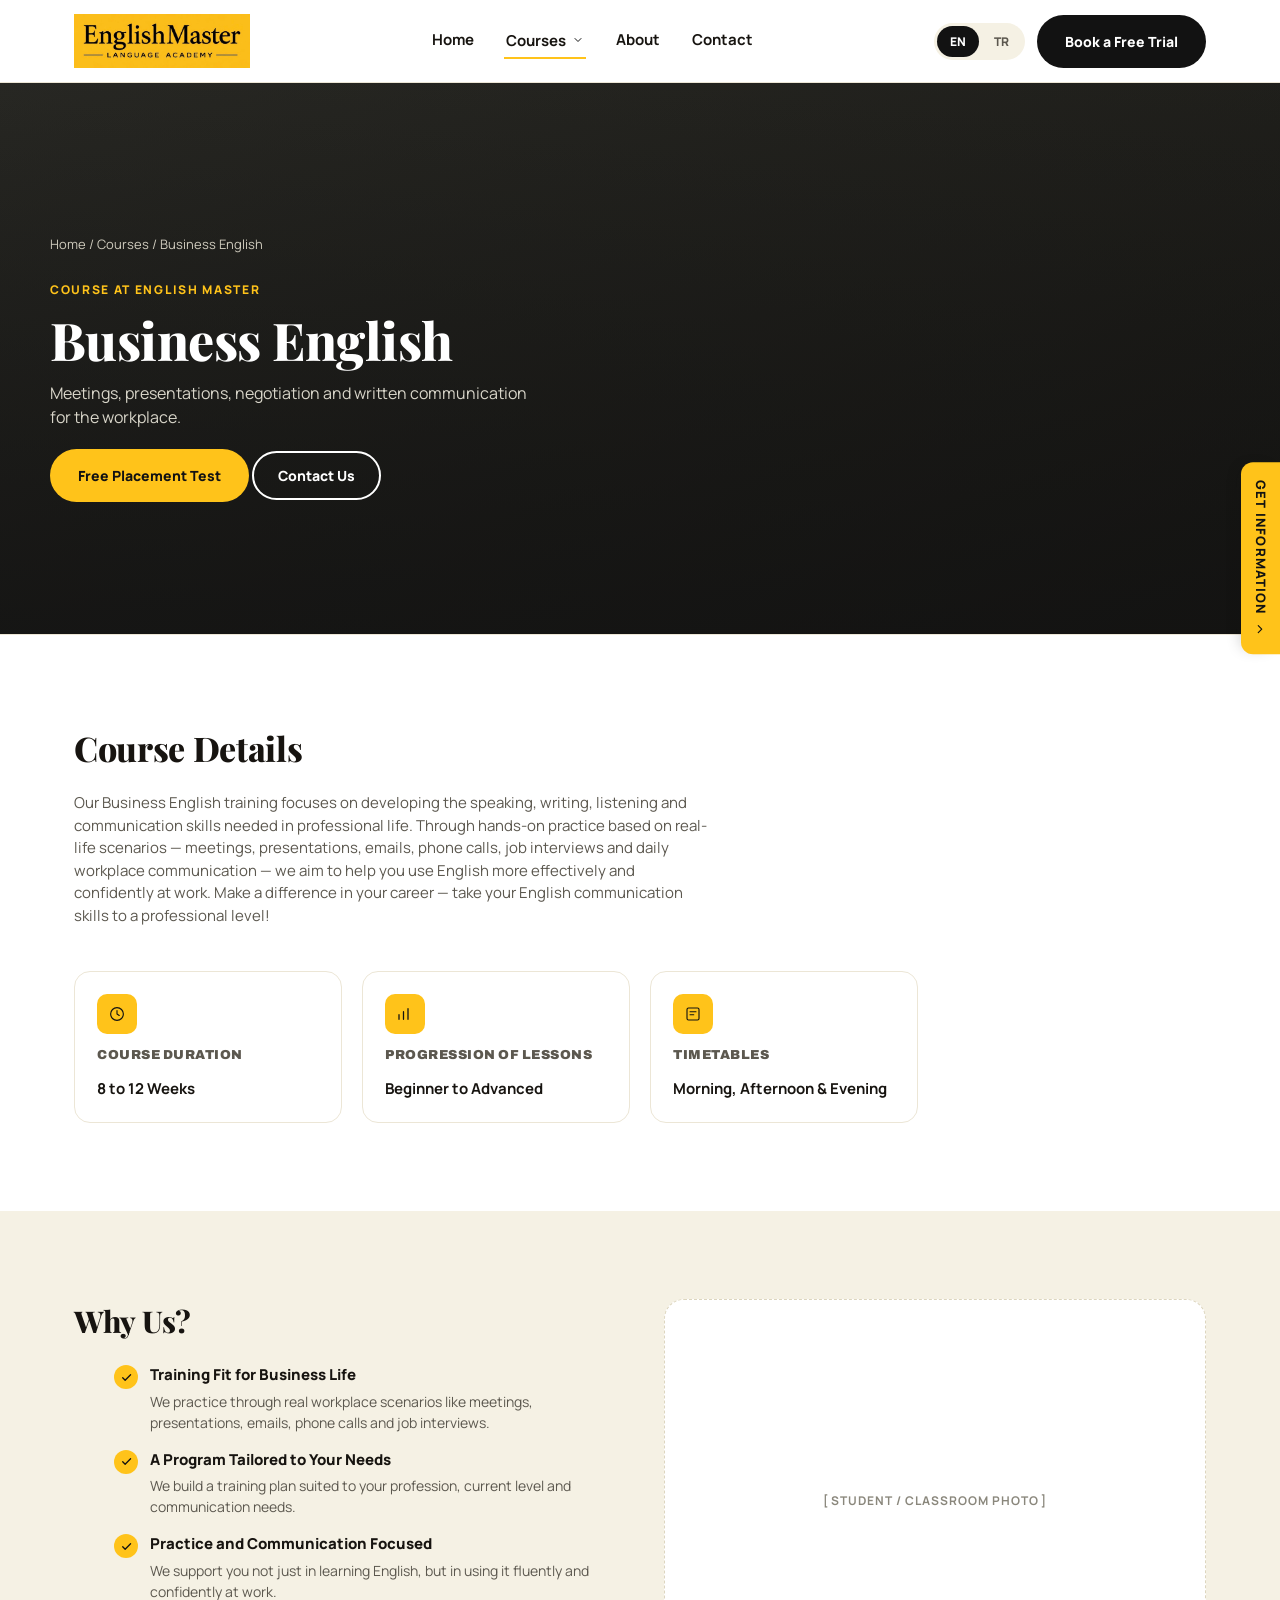
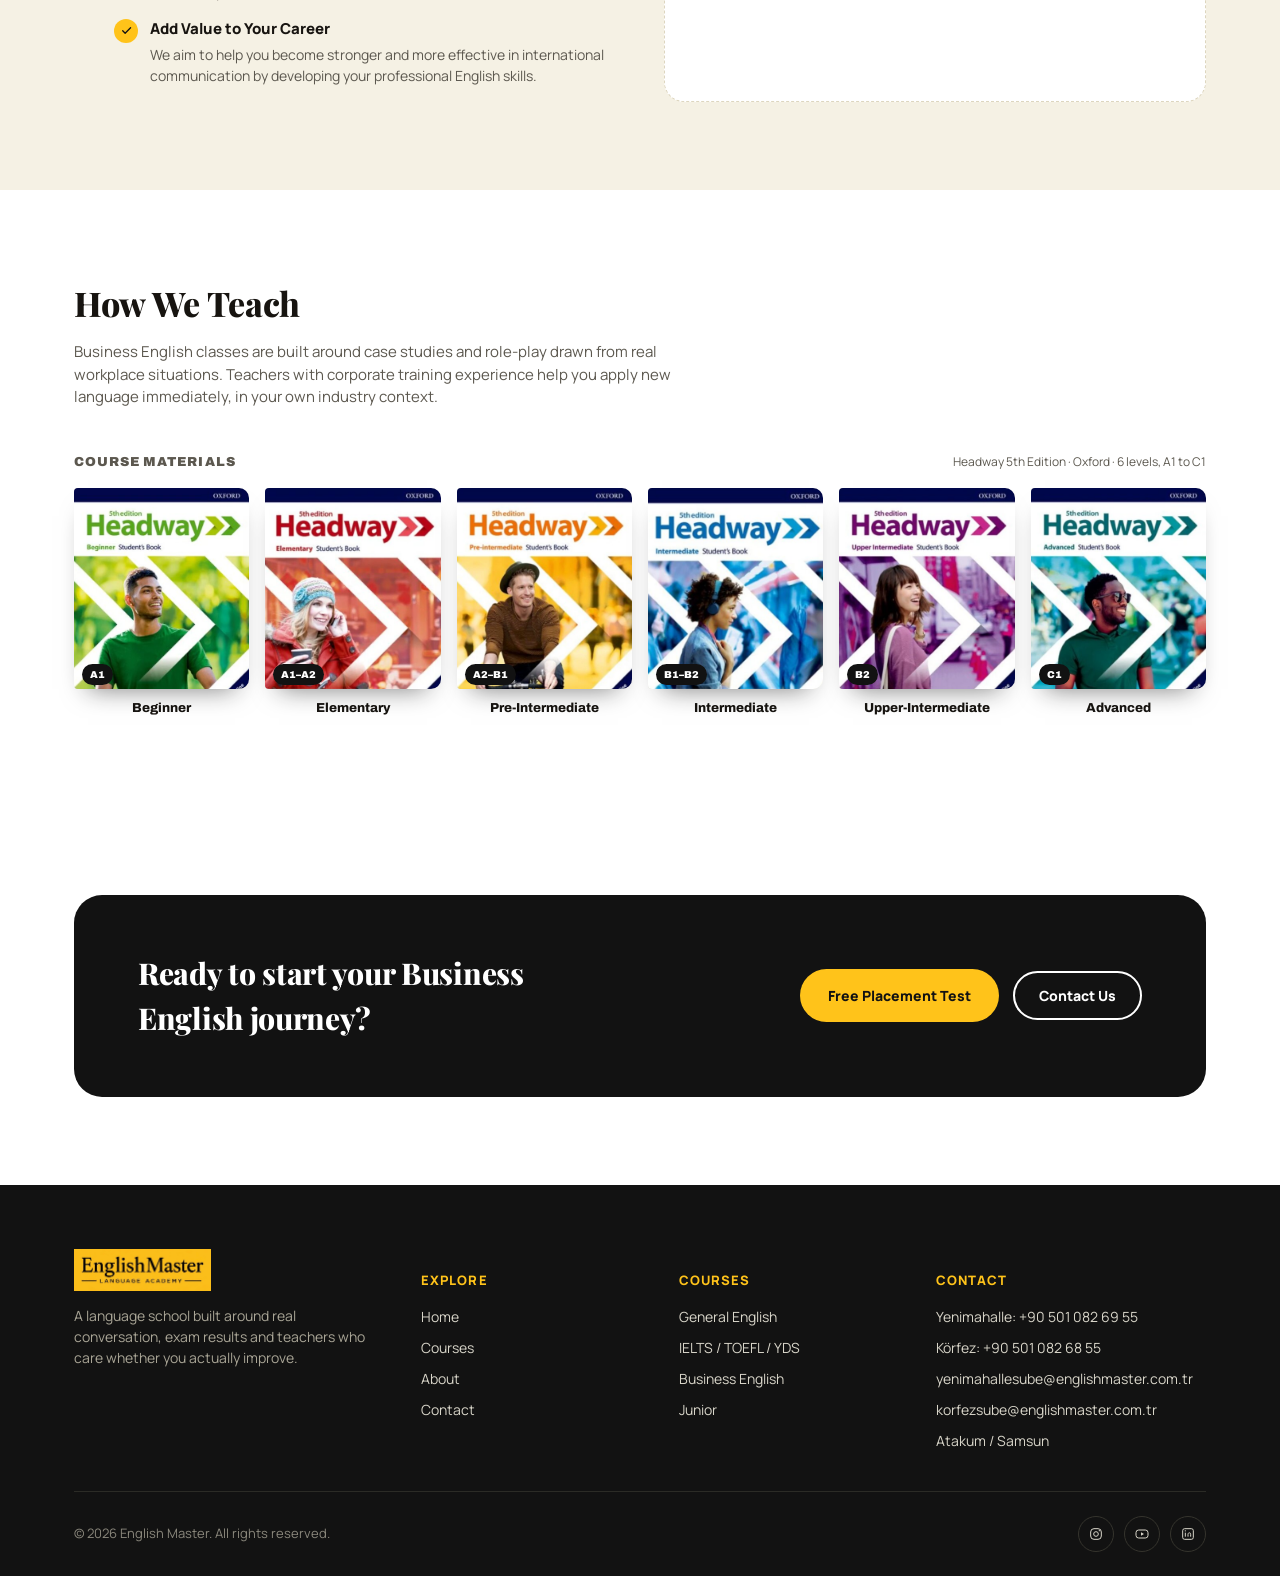
<file: course-business-english.html>
<!doctype html>
<html lang="en">
<head>
<meta charset="UTF-8">
<meta name="viewport" content="width=device-width, initial-scale=1.0, viewport-fit=cover">
<meta name="color-scheme" content="light only">
<meta name="theme-color" content="#FFC31A">
<title>Business English Course — English Master</title>
<meta name="description" content="Business English at English Master — meetings, presentations, negotiation and written communication for the workplace.">
<link rel="stylesheet" href="css/style.css">
</head>
<body>

<header class="site-header">
  <div class="header-inner">
    <a href="/" class="logo">
      <span class="logo-badge">
        <img src="images/logo.png" alt="English Master Language Academy" class="logo-img">
      </span>
    </a>
    <nav class="main-nav" id="mainNav">
      <a href="/" data-i18n="nav.home">Home</a>
      <div class="nav-item has-dropdown">
        <button type="button" class="dropdown-trigger active" aria-expanded="false" aria-haspopup="true">
          <span data-i18n="nav.courses">Courses</span>
          <svg width="12" height="12" viewBox="0 0 24 24" fill="none"><path d="M6 9l6 6 6-6" stroke="#121212" stroke-width="2" stroke-linecap="round" stroke-linejoin="round"/></svg>
        </button>
        <div class="dropdown-menu">
          <a href="/course-general-english" data-i18n="footer.courseGeneral">General English</a>
          <a href="/course-ielts" data-i18n="courses.card2.title">IELTS Preparation</a>
          <a href="/course-toefl" data-i18n="courses.card3.title">TOEFL Preparation</a>
          <a href="/course-yds" data-i18n="courses.card4.title">YDS / YÖKDİL</a>
          <a href="/course-business-english" data-i18n="courses.card5.title">Business English</a>
          <a href="/course-junior" data-i18n="courses.card6.title">Junior</a>
          <a href="/courses" class="dropdown-viewall" data-i18n="home.courses.viewAll">View All Courses</a>
        </div>
      </div>
      <a href="/about" data-i18n="nav.about">About</a>
      <a href="/contact" data-i18n="nav.contact">Contact</a>
    </nav>
    <div class="header-actions">
      <div class="lang-toggle" id="langToggle">
        <button type="button" class="lang-btn active" data-lang="en" aria-pressed="true">EN</button>
        <button type="button" class="lang-btn" data-lang="tr" aria-pressed="false">TR</button>
      </div>
      <a class="btn btn-primary" href="/contact#lead-form" data-i18n="common.bookTrial">Book a Free Trial</a>
      <button class="nav-toggle" id="navToggle" aria-label="Toggle menu">
        <svg width="20" height="20" viewBox="0 0 24 24" fill="none"><path d="M4 6h16M4 12h16M4 18h16" stroke="#121212" stroke-width="2" stroke-linecap="round"/></svg>
      </button>
    </div>
  </div>
</header>

<section class="course-hero">
  <div class="container course-hero-inner">
    <div class="breadcrumb">
      <a href="/" data-i18n="nav.home">Home</a> /
      <a href="/courses" data-i18n="courseDetail.breadcrumb.courses">Courses</a> /
      <span data-i18n="courses.card5.title">Business English</span>
    </div>
    <span class="course-hero-kicker" data-i18n="courseDetail.kicker">Course at English Master</span>
    <h1 data-i18n="courses.card5.title">Business English</h1>
    <p data-i18n="courses.card5.desc">Meetings, presentations, negotiation and written communication for the workplace.</p>
    <div class="hero-actions">
      <a class="btn btn-secondary" href="/contact#lead-form" data-i18n="courseDetail.ctaBanner.cta1">Free Placement Test</a>
      <a class="btn btn-outline" style="border-color:#fff; color:#fff;" href="/contact" data-i18n="courseDetail.ctaBanner.cta2">Contact Us</a>
    </div>
  </div>
</section>

<section class="reveal">
  <div class="container">
    <div class="section-head">
      <h2 data-i18n="courseDetail.details.heading">Course Details</h2>
      <p class="text-soft" data-i18n="business.details.p1" style="margin-top:6px;">Our Business English training focuses on developing the speaking, writing, listening and communication skills needed in professional life. Through hands-on practice based on real-life scenarios — meetings, presentations, emails, phone calls, job interviews and daily workplace communication — we aim to help you use English more effectively and confidently at work. Make a difference in your career — take your English communication skills to a professional level!</p>
    </div>
    <div class="course-info-grid stagger">
      <div class="info-card">
        <span class="icon-badge">
          <svg width="18" height="18" viewBox="0 0 24 24" fill="none"><circle cx="12" cy="12" r="8.5" stroke="#121212" stroke-width="1.5"/><path d="M12 7.5V12l3 2" stroke="#121212" stroke-width="1.5" stroke-linecap="round" stroke-linejoin="round"/></svg>
        </span>
        <h4 data-i18n="courseDetail.info.duration.label">Course Duration</h4>
        <p data-i18n="business.info.duration">8 to 12 Weeks</p>
      </div>
      <div class="info-card">
        <span class="icon-badge">
          <svg width="18" height="18" viewBox="0 0 24 24" fill="none"><path d="M4 19V13M10 19V9M16 19V5" stroke="#121212" stroke-width="1.7" stroke-linecap="round"/></svg>
        </span>
        <h4 data-i18n="courseDetail.info.progression.label">Progression of Lessons</h4>
        <p data-i18n="courseDetail.info.progression.value">Beginner to Advanced</p>
      </div>
      <div class="info-card">
        <span class="icon-badge">
          <svg width="18" height="18" viewBox="0 0 24 24" fill="none"><rect x="4" y="4" width="16" height="16" rx="2" stroke="#121212" stroke-width="1.5"/><path d="M8 9h8M8 13h5" stroke="#121212" stroke-width="1.5" stroke-linecap="round"/></svg>
        </span>
        <h4 data-i18n="courseDetail.info.timetable.label">Timetables</h4>
        <p data-i18n="courseDetail.info.timetable.value">Morning, Afternoon &amp; Evening</p>
      </div>
    </div>
  </div>
</section>

<section class="bg-sand reveal">
  <div class="container split-grid">
    <div>
      <h2 style="font-size:30px; margin-bottom:20px;" data-i18n="business.why.heading">Why Choose Our Business English Course?</h2>
      <ul class="why-list">
        <li><span class="check-badge"><svg width="13" height="13" viewBox="0 0 24 24" fill="none"><path d="M5 12.5l4.5 4.5L19.5 7" stroke="#121212" stroke-width="2.4" fill="none" stroke-linecap="round" stroke-linejoin="round"/></svg></span><span class="why-item-text"><strong class="why-item-title" data-i18n="business.why.item1.title">Training Fit for Business Life</strong><span class="why-item-desc" data-i18n="business.why.item1.desc">We practice through real workplace scenarios like meetings, presentations, emails, phone calls and job interviews.</span></span></li>
        <li><span class="check-badge"><svg width="13" height="13" viewBox="0 0 24 24" fill="none"><path d="M5 12.5l4.5 4.5L19.5 7" stroke="#121212" stroke-width="2.4" fill="none" stroke-linecap="round" stroke-linejoin="round"/></svg></span><span class="why-item-text"><strong class="why-item-title" data-i18n="business.why.item2.title">A Program Tailored to Your Needs</strong><span class="why-item-desc" data-i18n="business.why.item2.desc">We build a training plan suited to your profession, current level and communication needs.</span></span></li>
        <li><span class="check-badge"><svg width="13" height="13" viewBox="0 0 24 24" fill="none"><path d="M5 12.5l4.5 4.5L19.5 7" stroke="#121212" stroke-width="2.4" fill="none" stroke-linecap="round" stroke-linejoin="round"/></svg></span><span class="why-item-text"><strong class="why-item-title" data-i18n="business.why.item3.title">Practice and Communication Focused</strong><span class="why-item-desc" data-i18n="business.why.item3.desc">We support you not just in learning English, but in using it fluently and confidently at work.</span></span></li>
        <li><span class="check-badge"><svg width="13" height="13" viewBox="0 0 24 24" fill="none"><path d="M5 12.5l4.5 4.5L19.5 7" stroke="#121212" stroke-width="2.4" fill="none" stroke-linecap="round" stroke-linejoin="round"/></svg></span><span class="why-item-text"><strong class="why-item-title" data-i18n="business.why.item4.title">Add Value to Your Career</strong><span class="why-item-desc" data-i18n="business.why.item4.desc">We aim to help you become stronger and more effective in international communication by developing your professional English skills.</span></span></li>
      </ul>
    </div>
    <div class="photo-placeholder" style="min-height:300px; background:var(--em-white); border-color:#ddd6bf; color:#8a877c;" data-i18n="home.hero.photoPlaceholder">[ Student / classroom photo ]</div>
  </div>
</section>

<section class="reveal">
  <div class="container">
    <div class="section-head">
      <h2 data-i18n="courseDetail.teach.heading">How We Teach</h2>
      <p class="text-soft" data-i18n="business.teach.p1">Business English classes are built around case studies and role-play drawn from real workplace situations. Teachers with corporate training experience help you apply new language immediately, in your own industry context.</p>
    </div>
    <div style="display:flex; align-items:baseline; justify-content:space-between; gap:16px; flex-wrap:wrap; margin-bottom:16px;">
      <h4 style="font-size:13px; text-transform:uppercase; letter-spacing:0.08em; color:var(--em-text-soft);" data-i18n="courseDetail.books.heading">Course Materials</h4>
      <span class="text-soft" style="font-size:12px;" data-i18n="courseDetail.books.note">Headway 5th Edition · Oxford · 6 levels, A1 to C1</span>
    </div>
    <div class="book-grid stagger">
      <figure class="book-card book-photo">
        <span class="book-img"><img src="images/books/headway-beginner.jpg" alt="Headway 5th edition Beginner Student's Book" width="440" height="505" loading="lazy" decoding="async"></span>
        <span class="book-cefr">A1</span>
        <figcaption class="book-level" data-i18n="courseDetail.books.level1">Beginner</figcaption>
      </figure>
      <figure class="book-card book-photo">
        <span class="book-img"><img src="images/books/headway-elementary.jpg" alt="Headway 5th edition Elementary Student's Book" width="440" height="505" loading="lazy" decoding="async"></span>
        <span class="book-cefr">A1–A2</span>
        <figcaption class="book-level" data-i18n="courseDetail.books.level2">Elementary</figcaption>
      </figure>
      <figure class="book-card book-photo">
        <span class="book-img"><img src="images/books/headway-pre-intermediate.jpg" alt="Headway 5th edition Pre-Intermediate Student's Book" width="440" height="505" loading="lazy" decoding="async"></span>
        <span class="book-cefr">A2–B1</span>
        <figcaption class="book-level" data-i18n="courseDetail.books.level3">Pre-Intermediate</figcaption>
      </figure>
      <figure class="book-card book-photo">
        <span class="book-img"><img src="images/books/headway-intermediate.jpg" alt="Headway 5th edition Intermediate Student's Book" width="440" height="505" loading="lazy" decoding="async"></span>
        <span class="book-cefr">B1–B2</span>
        <figcaption class="book-level" data-i18n="courseDetail.books.level4">Intermediate</figcaption>
      </figure>
      <figure class="book-card book-photo">
        <span class="book-img"><img src="images/books/headway-upper-intermediate.jpg" alt="Headway 5th edition Upper-Intermediate Student's Book" width="440" height="505" loading="lazy" decoding="async"></span>
        <span class="book-cefr">B2</span>
        <figcaption class="book-level" data-i18n="courseDetail.books.level5">Upper-Intermediate</figcaption>
      </figure>
      <figure class="book-card book-photo">
        <span class="book-img"><img src="images/books/headway-advanced.jpg" alt="Headway 5th edition Advanced Student's Book" width="440" height="505" loading="lazy" decoding="async"></span>
        <span class="book-cefr">C1</span>
        <figcaption class="book-level" data-i18n="courseDetail.books.level6">Advanced</figcaption>
      </figure>
    </div>
  </div>
</section>

<section class="reveal">
  <div class="container">
    <div class="cta-banner">
      <h2 data-i18n="business.ctaBanner.title">Ready to start your Business English journey?</h2>
      <div class="cta-banner-actions">
        <a class="btn btn-secondary" href="/contact#lead-form" data-i18n="courseDetail.ctaBanner.cta1">Free Placement Test</a>
        <a class="btn btn-outline" style="border-color:#fff; color:#fff;" href="/contact" data-i18n="courseDetail.ctaBanner.cta2">Contact Us</a>
      </div>
    </div>
  </div>
</section>

<a href="/contact#lead-form" class="get-info-tab">
  <span data-i18n="common.getInfo">Get Information</span>
  <svg width="14" height="14" viewBox="0 0 24 24" fill="none" style="writing-mode:horizontal-tb;"><path d="M9 6l6 6-6 6" stroke="#121212" stroke-width="2" fill="none" stroke-linecap="round" stroke-linejoin="round"/></svg>
</a>

<footer class="site-footer">
  <div class="container">
    <div class="footer-grid">
      <div class="footer-brand">
        <div class="logo">
          <span class="logo-badge logo-badge-footer">
            <img src="images/logo.png" alt="English Master Language Academy" class="logo-img logo-img-footer">
          </span>
        </div>
        <p data-i18n="footer.tagline">A language school built around real conversation, exam results and teachers who care whether you actually improve.</p>
      </div>
      <div>
        <h5 data-i18n="footer.explore">Explore</h5>
        <div class="footer-links">
          <a href="/" data-i18n="nav.home">Home</a>
          <a href="/courses" data-i18n="nav.courses">Courses</a>
          <a href="/about" data-i18n="nav.about">About</a>
          <a href="/contact" data-i18n="nav.contact">Contact</a>
        </div>
      </div>
      <div>
        <h5 data-i18n="footer.coursesHeading">Courses</h5>
        <div class="footer-links">
          <a href="/course-general-english" data-i18n="footer.courseGeneral">General English</a>
          <a href="/course-ielts" data-i18n="footer.courseExam">IELTS / TOEFL / YDS</a>
          <a href="/course-business-english" data-i18n="footer.courseBusiness">Business English</a>
          <a href="/course-junior" data-i18n="footer.courseKids">Junior</a>
        </div>
      </div>
      <div>
        <h5 data-i18n="footer.contactHeading">Contact</h5>
        <div class="footer-links">
          <a href="tel:+905010826955">Yenimahalle: +90 501 082 69 55</a>
          <a href="tel:+905010826855">Körfez: +90 501 082 68 55</a>
          <a href="mailto:yenimahallesube@englishmaster.com.tr">yenimahallesube@englishmaster.com.tr</a>
          <a href="mailto:korfezsube@englishmaster.com.tr">korfezsube@englishmaster.com.tr</a>
          <span data-i18n="footer.address">Atakum / Samsun</span>
        </div>
      </div>
    </div>
    <div class="footer-bottom">
      <span>© <span id="year"></span> English Master. <span data-i18n="footer.rights">All rights reserved.</span></span>
      <div class="social-row">
        <a class="social-icon" href="#" aria-label="Instagram"><svg width="16" height="16" viewBox="0 0 24 24" fill="none"><rect x="4" y="4" width="16" height="16" rx="5" stroke="#d8d5c9" stroke-width="1.5"/><circle cx="12" cy="12" r="3.5" stroke="#d8d5c9" stroke-width="1.5"/><circle cx="17" cy="7" r="1" fill="#d8d5c9"/></svg></a>
        <a class="social-icon" href="#" aria-label="YouTube"><svg width="16" height="16" viewBox="0 0 24 24" fill="none"><rect x="3" y="6" width="18" height="12" rx="4" stroke="#d8d5c9" stroke-width="1.5"/><path d="M10.5 9.5v5l4.5-2.5z" fill="#d8d5c9"/></svg></a>
        <a class="social-icon" href="#" aria-label="LinkedIn"><svg width="16" height="16" viewBox="0 0 24 24" fill="none"><rect x="4" y="4" width="16" height="16" rx="3" stroke="#d8d5c9" stroke-width="1.5"/><line x1="8" y1="10" x2="8" y2="16" stroke="#d8d5c9" stroke-width="1.5"/><circle cx="8" cy="7.3" r="1" fill="#d8d5c9"/><path d="M12 16v-3.5c0-1.4 1-2.3 2.2-2.3 1.2 0 1.8.8 1.8 2.3V16" stroke="#d8d5c9" stroke-width="1.5" fill="none"/></svg></a>
      </div>
    </div>
  </div>
</footer>

<script src="js/i18n.js"></script>
<script src="js/motion.js"></script>
<script src="js/main.js"></script>
<script>document.getElementById('year').textContent = new Date().getFullYear();</script>
</body>
</html>
</file>
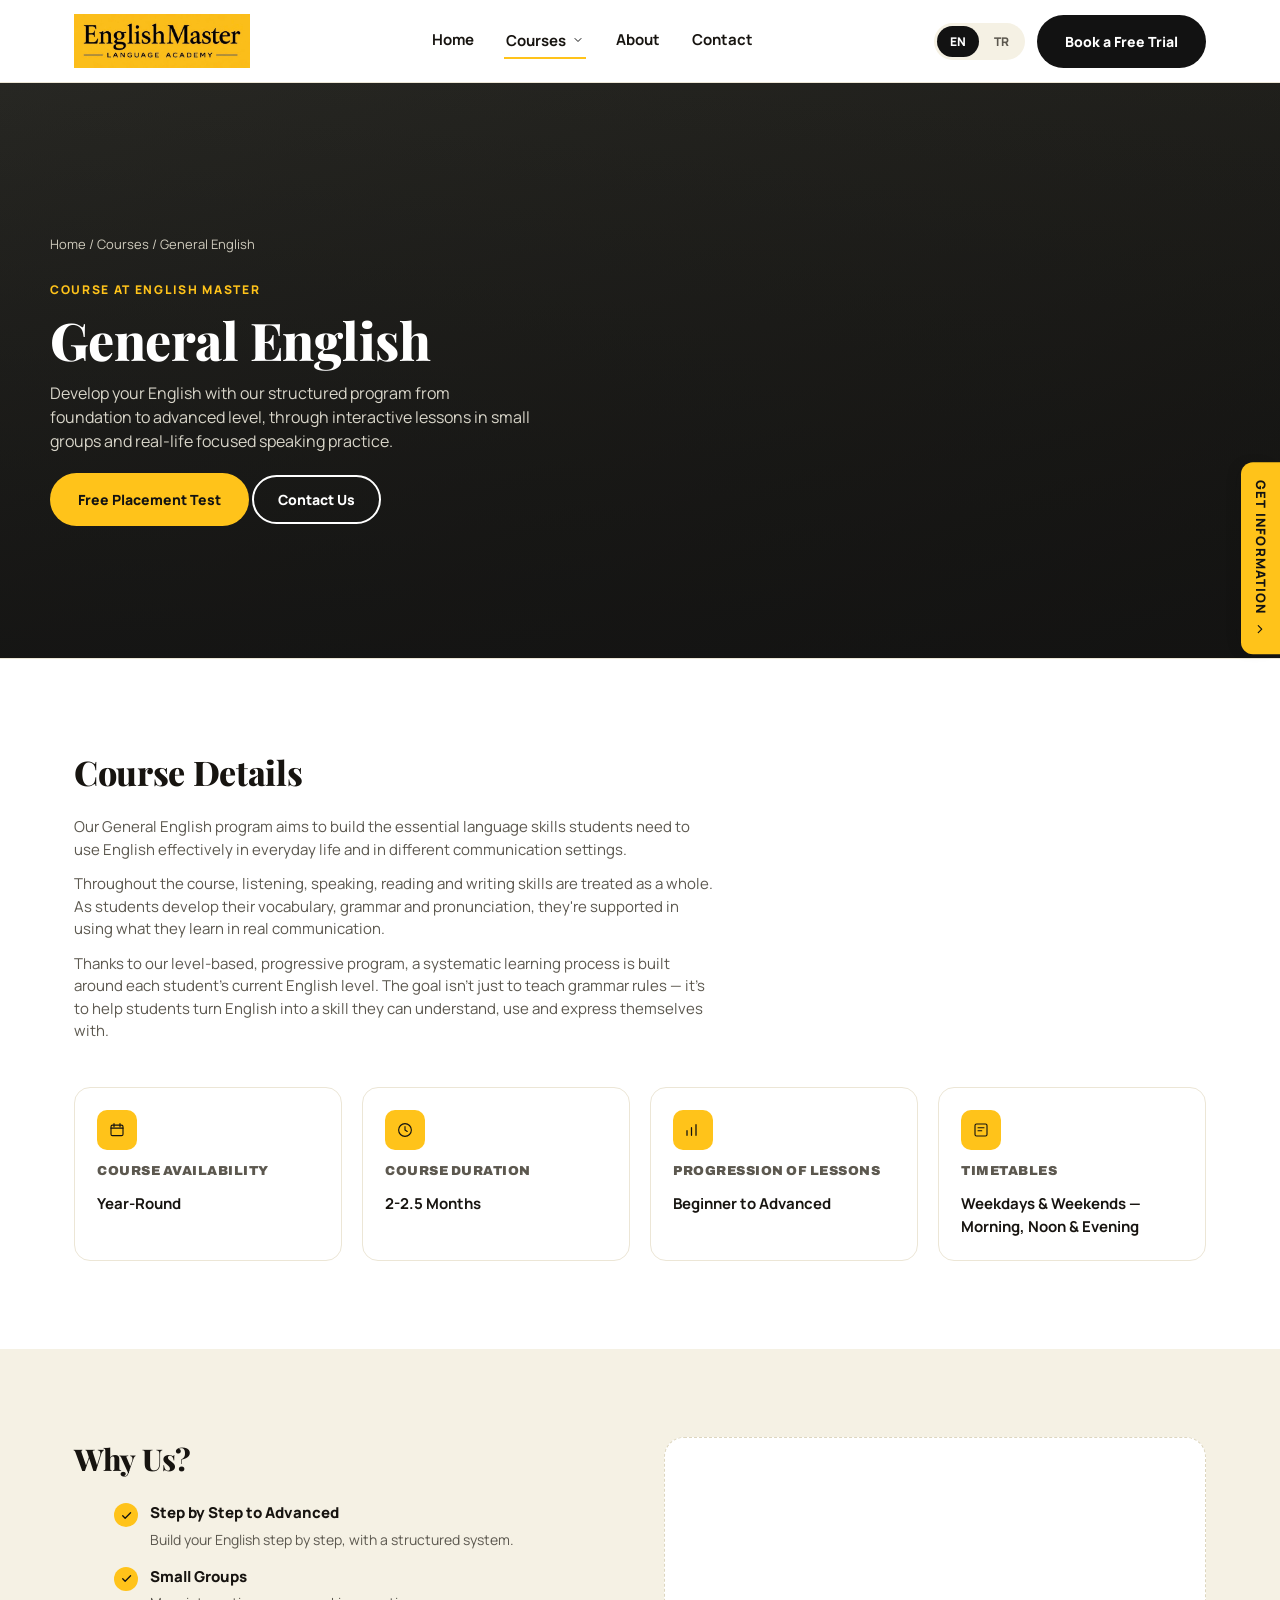
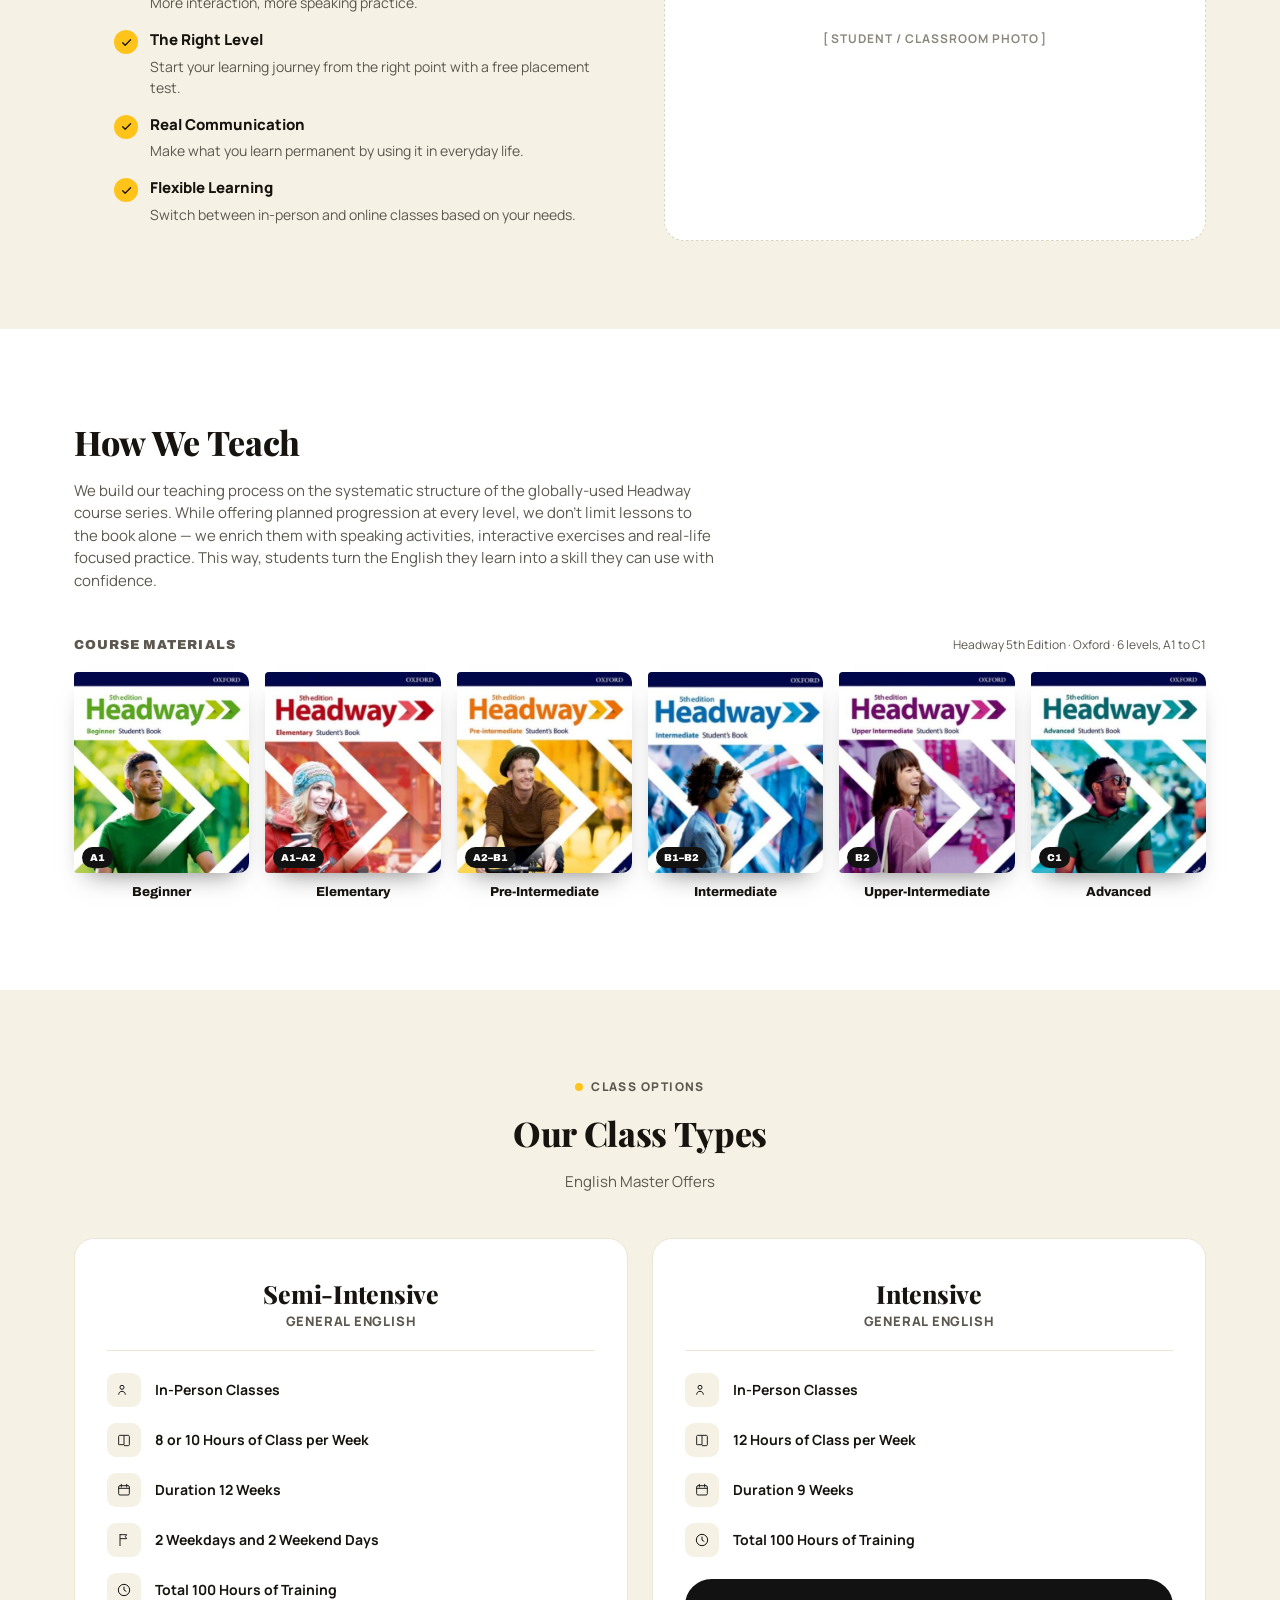
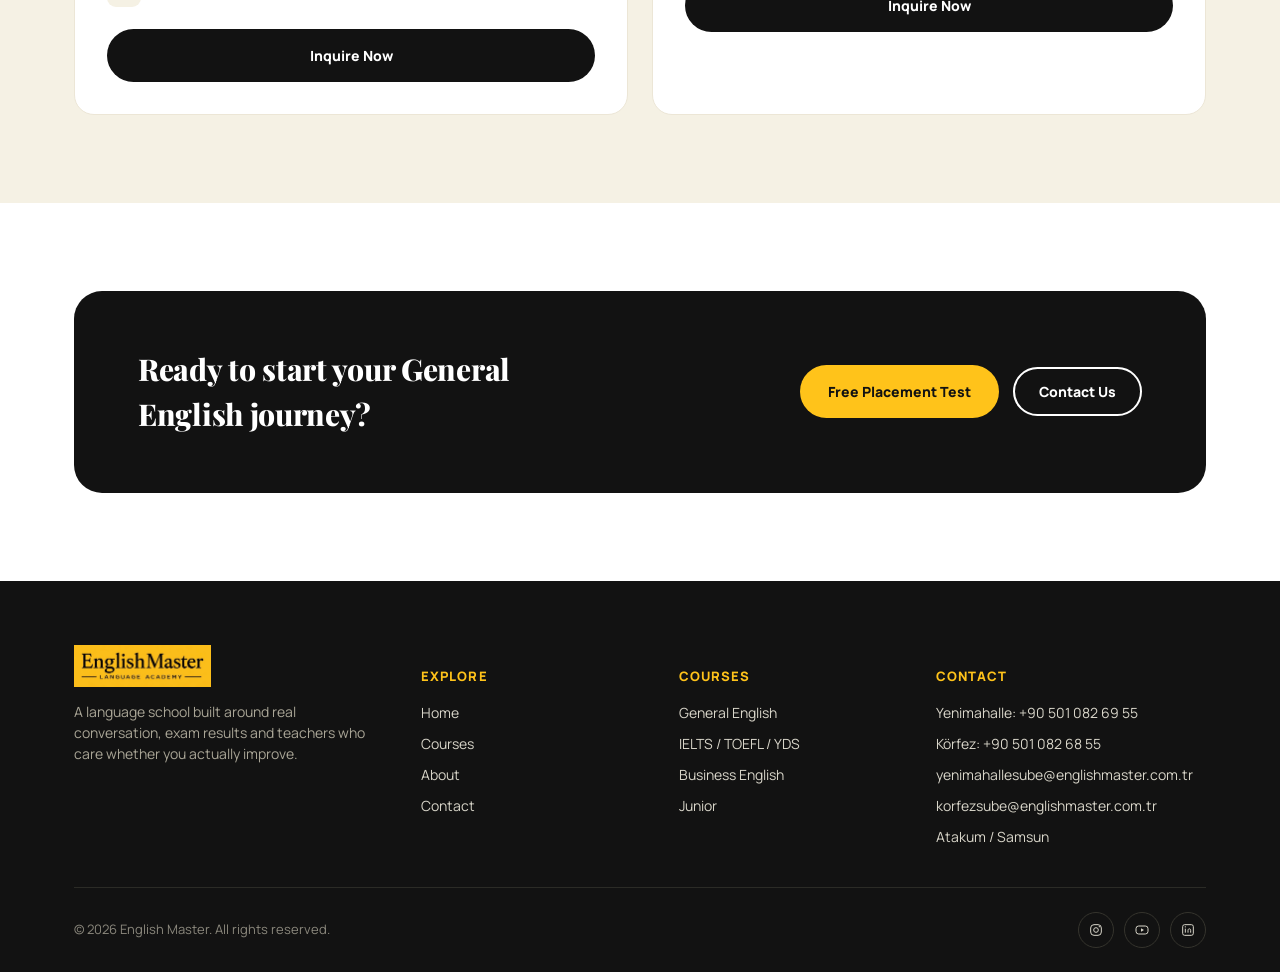
<file: course-general-english.html>
<!doctype html>
<html lang="en">
<head>
<meta charset="UTF-8">
<meta name="viewport" content="width=device-width, initial-scale=1.0, viewport-fit=cover">
<meta name="color-scheme" content="light only">
<meta name="theme-color" content="#FFC31A">
<title>General English Course — English Master</title>
<meta name="description" content="General English at English Master — small-group classes from absolute beginner to advanced, with a free placement test and the Headway course series.">
<link rel="stylesheet" href="css/style.css">
</head>
<body>

<header class="site-header">
  <div class="header-inner">
    <a href="/" class="logo">
      <span class="logo-badge">
        <img src="images/logo.png" alt="English Master Language Academy" class="logo-img">
      </span>
    </a>
    <nav class="main-nav" id="mainNav">
      <a href="/" data-i18n="nav.home">Home</a>
      <div class="nav-item has-dropdown">
        <button type="button" class="dropdown-trigger active" aria-expanded="false" aria-haspopup="true">
          <span data-i18n="nav.courses">Courses</span>
          <svg width="12" height="12" viewBox="0 0 24 24" fill="none"><path d="M6 9l6 6 6-6" stroke="#121212" stroke-width="2" stroke-linecap="round" stroke-linejoin="round"/></svg>
        </button>
        <div class="dropdown-menu">
          <a href="/course-general-english" data-i18n="footer.courseGeneral">General English</a>
          <a href="/course-ielts" data-i18n="courses.card2.title">IELTS Preparation</a>
          <a href="/course-toefl" data-i18n="courses.card3.title">TOEFL Preparation</a>
          <a href="/course-yds" data-i18n="courses.card4.title">YDS / YÖKDİL</a>
          <a href="/course-business-english" data-i18n="courses.card5.title">Business English</a>
          <a href="/course-junior" data-i18n="courses.card6.title">Junior</a>
          <a href="/courses" class="dropdown-viewall" data-i18n="home.courses.viewAll">View All Courses</a>
        </div>
      </div>
      <a href="/about" data-i18n="nav.about">About</a>
      <a href="/contact" data-i18n="nav.contact">Contact</a>
    </nav>
    <div class="header-actions">
      <div class="lang-toggle" id="langToggle">
        <button type="button" class="lang-btn active" data-lang="en" aria-pressed="true">EN</button>
        <button type="button" class="lang-btn" data-lang="tr" aria-pressed="false">TR</button>
      </div>
      <a class="btn btn-primary" href="/contact#lead-form" data-i18n="common.bookTrial">Book a Free Trial</a>
      <button class="nav-toggle" id="navToggle" aria-label="Toggle menu">
        <svg width="20" height="20" viewBox="0 0 24 24" fill="none"><path d="M4 6h16M4 12h16M4 18h16" stroke="#121212" stroke-width="2" stroke-linecap="round"/></svg>
      </button>
    </div>
  </div>
</header>

<section class="course-hero">
  <div class="container course-hero-inner">
    <div class="breadcrumb">
      <a href="/" data-i18n="nav.home">Home</a> /
      <a href="/courses" data-i18n="courseDetail.breadcrumb.courses">Courses</a> /
      <span data-i18n="footer.courseGeneral">General English</span>
    </div>
    <span class="course-hero-kicker" data-i18n="courseDetail.kicker">Course at English Master</span>
    <h1 data-i18n="footer.courseGeneral">General English</h1>
    <p data-i18n="courseDetail.desc">A structured path from absolute beginner to advanced, built around real conversation in small groups.</p>
    <div class="hero-actions">
      <a class="btn btn-secondary" href="/contact#lead-form" data-i18n="courseDetail.ctaBanner.cta1">Free Placement Test</a>
      <a class="btn btn-outline" style="border-color:#fff; color:#fff;" href="/contact" data-i18n="courseDetail.ctaBanner.cta2">Contact Us</a>
    </div>
  </div>
</section>

<section class="reveal">
  <div class="container">
    <div class="section-head">
      <h2 data-i18n="courseDetail.details.heading">Course Details</h2>
      <p class="text-soft" data-i18n="courseDetail.details.p1" style="margin-top:6px;">Our General English program aims to build the essential language skills students need to use English effectively in everyday life and in different communication settings.</p>
      <p class="text-soft" data-i18n="courseDetail.details.p2">Throughout the course, listening, speaking, reading and writing skills are treated as a whole. As students develop their vocabulary, grammar and pronunciation, they're supported in using what they learn in real communication.</p>
      <p class="text-soft" data-i18n="courseDetail.details.p3">Thanks to our level-based, progressive program, a systematic learning process is built around each student's current English level. The goal isn't just to teach grammar rules — it's to help students turn English into a skill they can understand, use and express themselves with.</p>
    </div>
    <div class="course-info-grid stagger">
      <div class="info-card">
        <span class="icon-badge">
          <svg width="18" height="18" viewBox="0 0 24 24" fill="none"><rect x="4" y="5.5" width="16" height="14" rx="2" stroke="#121212" stroke-width="1.5"/><path d="M4 9.5h16M8 3.5v4M16 3.5v4" stroke="#121212" stroke-width="1.5" stroke-linecap="round"/></svg>
        </span>
        <h4 data-i18n="courseDetail.info.availability.label">Course Availability</h4>
        <p data-i18n="courseDetail.info.availability.value">Year-Round</p>
      </div>
      <div class="info-card">
        <span class="icon-badge">
          <svg width="18" height="18" viewBox="0 0 24 24" fill="none"><circle cx="12" cy="12" r="8.5" stroke="#121212" stroke-width="1.5"/><path d="M12 7.5V12l3 2" stroke="#121212" stroke-width="1.5" stroke-linecap="round" stroke-linejoin="round"/></svg>
        </span>
        <h4 data-i18n="courseDetail.info.duration.label">Course Duration</h4>
        <p data-i18n="general.info.duration.value">2-2.5 Months</p>
      </div>
      <div class="info-card">
        <span class="icon-badge">
          <svg width="18" height="18" viewBox="0 0 24 24" fill="none"><path d="M4 19V13M10 19V9M16 19V5" stroke="#121212" stroke-width="1.7" stroke-linecap="round"/></svg>
        </span>
        <h4 data-i18n="courseDetail.info.progression.label">Progression of Lessons</h4>
        <p data-i18n="courseDetail.info.progression.value">Beginner to Advanced</p>
      </div>
      <div class="info-card">
        <span class="icon-badge">
          <svg width="18" height="18" viewBox="0 0 24 24" fill="none"><rect x="4" y="4" width="16" height="16" rx="2" stroke="#121212" stroke-width="1.5"/><path d="M8 9h8M8 13h5" stroke="#121212" stroke-width="1.5" stroke-linecap="round"/></svg>
        </span>
        <h4 data-i18n="courseDetail.info.timetable.label">Timetables</h4>
        <p data-i18n="general.info.timetable.value">Weekdays &amp; Weekends — Morning, Noon &amp; Evening</p>
      </div>
    </div>
  </div>
</section>

<section class="bg-sand reveal">
  <div class="container split-grid">
    <div>
      <h2 style="font-size:30px; margin-bottom:20px;" data-i18n="courseDetail.why.heading">Why Choose Our General English Course?</h2>
      <ul class="why-list">
        <li><span class="check-badge"><svg width="13" height="13" viewBox="0 0 24 24" fill="none"><path d="M5 12.5l4.5 4.5L19.5 7" stroke="#121212" stroke-width="2.4" fill="none" stroke-linecap="round" stroke-linejoin="round"/></svg></span><span class="why-item-text"><strong class="why-item-title" data-i18n="courseDetail.why.item1.title">Step by Step to Advanced</strong><span class="why-item-desc" data-i18n="courseDetail.why.item1.desc">Build your English step by step, with a structured system.</span></span></li>
        <li><span class="check-badge"><svg width="13" height="13" viewBox="0 0 24 24" fill="none"><path d="M5 12.5l4.5 4.5L19.5 7" stroke="#121212" stroke-width="2.4" fill="none" stroke-linecap="round" stroke-linejoin="round"/></svg></span><span class="why-item-text"><strong class="why-item-title" data-i18n="courseDetail.why.item2.title">Small Groups</strong><span class="why-item-desc" data-i18n="courseDetail.why.item2.desc">More interaction, more speaking practice.</span></span></li>
        <li><span class="check-badge"><svg width="13" height="13" viewBox="0 0 24 24" fill="none"><path d="M5 12.5l4.5 4.5L19.5 7" stroke="#121212" stroke-width="2.4" fill="none" stroke-linecap="round" stroke-linejoin="round"/></svg></span><span class="why-item-text"><strong class="why-item-title" data-i18n="courseDetail.why.item3.title">The Right Level</strong><span class="why-item-desc" data-i18n="courseDetail.why.item3.desc">Start your learning journey from the right point with a free placement test.</span></span></li>
        <li><span class="check-badge"><svg width="13" height="13" viewBox="0 0 24 24" fill="none"><path d="M5 12.5l4.5 4.5L19.5 7" stroke="#121212" stroke-width="2.4" fill="none" stroke-linecap="round" stroke-linejoin="round"/></svg></span><span class="why-item-text"><strong class="why-item-title" data-i18n="courseDetail.why.item4.title">Real Communication</strong><span class="why-item-desc" data-i18n="courseDetail.why.item4.desc">Make what you learn permanent by using it in everyday life.</span></span></li>
        <li><span class="check-badge"><svg width="13" height="13" viewBox="0 0 24 24" fill="none"><path d="M5 12.5l4.5 4.5L19.5 7" stroke="#121212" stroke-width="2.4" fill="none" stroke-linecap="round" stroke-linejoin="round"/></svg></span><span class="why-item-text"><strong class="why-item-title" data-i18n="courseDetail.why.item5.title">Flexible Learning</strong><span class="why-item-desc" data-i18n="courseDetail.why.item5.desc">Switch between in-person and online classes based on your needs.</span></span></li>
      </ul>
    </div>
    <div class="photo-placeholder" style="min-height:300px; background:var(--em-white); border-color:#ddd6bf; color:#8a877c;" data-i18n="home.hero.photoPlaceholder">[ Student / classroom photo ]</div>
  </div>
</section>

<section class="reveal">
  <div class="container">
    <div class="section-head">
      <h2 data-i18n="courseDetail.teach.heading">How We Teach</h2>
      <p class="text-soft" data-i18n="courseDetail.teach.p1">Our General English classes follow the Headway course series, taught in focused, task-based lessons. Certified, English-speaking teachers use interactive materials and plenty of speaking practice to help students use English confidently — not just recognize it on a page.</p>
    </div>
    <div style="display:flex; align-items:baseline; justify-content:space-between; gap:16px; flex-wrap:wrap; margin-bottom:16px;">
      <h4 style="font-size:13px; text-transform:uppercase; letter-spacing:0.08em; color:var(--em-text-soft);" data-i18n="courseDetail.books.heading">Course Materials</h4>
      <span class="text-soft" style="font-size:12px;" data-i18n="courseDetail.books.note">Headway 5th Edition · Oxford · 6 levels, A1 to C1</span>
    </div>
    <div class="book-grid stagger">
      <figure class="book-card book-photo">
        <span class="book-img"><img src="images/books/headway-beginner.jpg" alt="Headway 5th edition Beginner Student's Book" width="440" height="505" loading="lazy" decoding="async"></span>
        <span class="book-cefr">A1</span>
        <figcaption class="book-level" data-i18n="courseDetail.books.level1">Beginner</figcaption>
      </figure>
      <figure class="book-card book-photo">
        <span class="book-img"><img src="images/books/headway-elementary.jpg" alt="Headway 5th edition Elementary Student's Book" width="440" height="505" loading="lazy" decoding="async"></span>
        <span class="book-cefr">A1–A2</span>
        <figcaption class="book-level" data-i18n="courseDetail.books.level2">Elementary</figcaption>
      </figure>
      <figure class="book-card book-photo">
        <span class="book-img"><img src="images/books/headway-pre-intermediate.jpg" alt="Headway 5th edition Pre-Intermediate Student's Book" width="440" height="505" loading="lazy" decoding="async"></span>
        <span class="book-cefr">A2–B1</span>
        <figcaption class="book-level" data-i18n="courseDetail.books.level3">Pre-Intermediate</figcaption>
      </figure>
      <figure class="book-card book-photo">
        <span class="book-img"><img src="images/books/headway-intermediate.jpg" alt="Headway 5th edition Intermediate Student's Book" width="440" height="505" loading="lazy" decoding="async"></span>
        <span class="book-cefr">B1–B2</span>
        <figcaption class="book-level" data-i18n="courseDetail.books.level4">Intermediate</figcaption>
      </figure>
      <figure class="book-card book-photo">
        <span class="book-img"><img src="images/books/headway-upper-intermediate.jpg" alt="Headway 5th edition Upper-Intermediate Student's Book" width="440" height="505" loading="lazy" decoding="async"></span>
        <span class="book-cefr">B2</span>
        <figcaption class="book-level" data-i18n="courseDetail.books.level5">Upper-Intermediate</figcaption>
      </figure>
      <figure class="book-card book-photo">
        <span class="book-img"><img src="images/books/headway-advanced.jpg" alt="Headway 5th edition Advanced Student's Book" width="440" height="505" loading="lazy" decoding="async"></span>
        <span class="book-cefr">C1</span>
        <figcaption class="book-level" data-i18n="courseDetail.books.level6">Advanced</figcaption>
      </figure>
    </div>
  </div>
</section>

<section class="bg-sand reveal">
  <div class="container">
    <div class="section-head center">
      <span class="kicker" data-i18n="courseDetail.classTypes.kicker">Class Options</span>
      <h2 data-i18n="courseDetail.classTypes.heading">Our Class Types</h2>
      <p class="text-soft" data-i18n="courseDetail.classTypes.sub">English Master Offers</p>
    </div>
    <div class="class-type-grid stagger">
      <div class="class-type-card">
        <div>
          <h3 data-i18n="courseDetail.classTypes.semi.title">Semi-Intensive</h3>
          <div class="class-type-sub" data-i18n="courseDetail.classTypes.semi.sub">General English</div>
        </div>
        <ul class="class-type-features">
          <li><span class="feature-icon"><svg width="16" height="16" viewBox="0 0 24 24" fill="none"><circle cx="9" cy="8" r="3" stroke="#121212" stroke-width="1.5"/><path d="M4 19c0-3 2.2-5 5-5s5 2 5 5" stroke="#121212" stroke-width="1.5" fill="none"/></svg></span><span data-i18n="courseDetail.classTypes.feature.inPerson">In-Person Classes</span></li>
          <li><span class="feature-icon"><svg width="16" height="16" viewBox="0 0 24 24" fill="none"><path d="M4 19V6.5C4 5.7 4.7 5 5.5 5H12v14H5.5A1.5 1.5 0 0 1 4 19z" stroke="#121212" stroke-width="1.4" fill="none"/><path d="M12 5h6.5c.8 0 1.5.7 1.5 1.5V19a1.5 1.5 0 0 1-1.5 1.5H12" stroke="#121212" stroke-width="1.4" fill="none"/></svg></span><span data-i18n="courseDetail.classTypes.semi.lessons">8 or 10 Hours of Class per Week</span></li>
          <li><span class="feature-icon"><svg width="16" height="16" viewBox="0 0 24 24" fill="none"><rect x="4" y="5.5" width="16" height="14" rx="2" stroke="#121212" stroke-width="1.4"/><path d="M4 9.5h16M8 3.5v4M16 3.5v4" stroke="#121212" stroke-width="1.4" stroke-linecap="round"/></svg></span><span data-i18n="courseDetail.classTypes.semi.duration">Duration 12 Weeks</span></li>
          <li><span class="feature-icon"><svg width="16" height="16" viewBox="0 0 24 24" fill="none"><path d="M6 3v18M6 4h10l-2 3 2 3H6" stroke="#121212" stroke-width="1.4" fill="none" stroke-linejoin="round"/></svg></span><span data-i18n="courseDetail.classTypes.semi.daysSplit">2 Weekdays and 2 Weekend Days</span></li>
          <li><span class="feature-icon"><svg width="16" height="16" viewBox="0 0 24 24" fill="none"><circle cx="12" cy="12" r="8.5" stroke="#121212" stroke-width="1.5"/><path d="M12 7.5V12l3 2" stroke="#121212" stroke-width="1.5" stroke-linecap="round" stroke-linejoin="round"/></svg></span><span data-i18n="courseDetail.classTypes.totalHours">Total 100 Hours of Training</span></li>
        </ul>
        <a class="btn btn-primary" style="justify-content:center;" href="/contact#lead-form" data-i18n="courseDetail.classTypes.cta">Inquire Now</a>
      </div>
      <div class="class-type-card">
        <div>
          <h3 data-i18n="courseDetail.classTypes.intensive.title">Intensive</h3>
          <div class="class-type-sub" data-i18n="courseDetail.classTypes.intensive.sub">General English</div>
        </div>
        <ul class="class-type-features">
          <li><span class="feature-icon"><svg width="16" height="16" viewBox="0 0 24 24" fill="none"><circle cx="9" cy="8" r="3" stroke="#121212" stroke-width="1.5"/><path d="M4 19c0-3 2.2-5 5-5s5 2 5 5" stroke="#121212" stroke-width="1.5" fill="none"/></svg></span><span data-i18n="courseDetail.classTypes.feature.inPerson">In-Person Classes</span></li>
          <li><span class="feature-icon"><svg width="16" height="16" viewBox="0 0 24 24" fill="none"><path d="M4 19V6.5C4 5.7 4.7 5 5.5 5H12v14H5.5A1.5 1.5 0 0 1 4 19z" stroke="#121212" stroke-width="1.4" fill="none"/><path d="M12 5h6.5c.8 0 1.5.7 1.5 1.5V19a1.5 1.5 0 0 1-1.5 1.5H12" stroke="#121212" stroke-width="1.4" fill="none"/></svg></span><span data-i18n="courseDetail.classTypes.intensive.lessons">12 Hours of Class per Week</span></li>
          <li><span class="feature-icon"><svg width="16" height="16" viewBox="0 0 24 24" fill="none"><rect x="4" y="5.5" width="16" height="14" rx="2" stroke="#121212" stroke-width="1.4"/><path d="M4 9.5h16M8 3.5v4M16 3.5v4" stroke="#121212" stroke-width="1.4" stroke-linecap="round"/></svg></span><span data-i18n="courseDetail.classTypes.intensive.duration">Duration 9 Weeks</span></li>
          <li><span class="feature-icon"><svg width="16" height="16" viewBox="0 0 24 24" fill="none"><circle cx="12" cy="12" r="8.5" stroke="#121212" stroke-width="1.5"/><path d="M12 7.5V12l3 2" stroke="#121212" stroke-width="1.5" stroke-linecap="round" stroke-linejoin="round"/></svg></span><span data-i18n="courseDetail.classTypes.totalHours">Total 100 Hours of Training</span></li>
        </ul>
        <a class="btn btn-primary" style="justify-content:center;" href="/contact#lead-form" data-i18n="courseDetail.classTypes.cta">Inquire Now</a>
      </div>
    </div>
  </div>
</section>

<section class="reveal">
  <div class="container">
    <div class="cta-banner">
      <h2 data-i18n="courseDetail.ctaBanner.title">Ready to start your General English journey?</h2>
      <div class="cta-banner-actions">
        <a class="btn btn-secondary" href="/contact#lead-form" data-i18n="courseDetail.ctaBanner.cta1">Free Placement Test</a>
        <a class="btn btn-outline" style="border-color:#fff; color:#fff;" href="/contact" data-i18n="courseDetail.ctaBanner.cta2">Contact Us</a>
      </div>
    </div>
  </div>
</section>

<a href="/contact#lead-form" class="get-info-tab">
  <span data-i18n="common.getInfo">Get Information</span>
  <svg width="14" height="14" viewBox="0 0 24 24" fill="none" style="writing-mode:horizontal-tb;"><path d="M9 6l6 6-6 6" stroke="#121212" stroke-width="2" fill="none" stroke-linecap="round" stroke-linejoin="round"/></svg>
</a>

<footer class="site-footer">
  <div class="container">
    <div class="footer-grid">
      <div class="footer-brand">
        <div class="logo">
          <span class="logo-badge logo-badge-footer">
            <img src="images/logo.png" alt="English Master Language Academy" class="logo-img logo-img-footer">
          </span>
        </div>
        <p data-i18n="footer.tagline">A language school built around real conversation, exam results and teachers who care whether you actually improve.</p>
      </div>
      <div>
        <h5 data-i18n="footer.explore">Explore</h5>
        <div class="footer-links">
          <a href="/" data-i18n="nav.home">Home</a>
          <a href="/courses" data-i18n="nav.courses">Courses</a>
          <a href="/about" data-i18n="nav.about">About</a>
          <a href="/contact" data-i18n="nav.contact">Contact</a>
        </div>
      </div>
      <div>
        <h5 data-i18n="footer.coursesHeading">Courses</h5>
        <div class="footer-links">
          <a href="/course-general-english" data-i18n="footer.courseGeneral">General English</a>
          <a href="/course-ielts" data-i18n="footer.courseExam">IELTS / TOEFL / YDS</a>
          <a href="/course-business-english" data-i18n="footer.courseBusiness">Business English</a>
          <a href="/course-junior" data-i18n="footer.courseKids">Junior</a>
        </div>
      </div>
      <div>
        <h5 data-i18n="footer.contactHeading">Contact</h5>
        <div class="footer-links">
          <a href="tel:+905010826955">Yenimahalle: +90 501 082 69 55</a>
          <a href="tel:+905010826855">Körfez: +90 501 082 68 55</a>
          <a href="mailto:yenimahallesube@englishmaster.com.tr">yenimahallesube@englishmaster.com.tr</a>
          <a href="mailto:korfezsube@englishmaster.com.tr">korfezsube@englishmaster.com.tr</a>
          <span data-i18n="footer.address">Atakum / Samsun</span>
        </div>
      </div>
    </div>
    <div class="footer-bottom">
      <span>© <span id="year"></span> English Master. <span data-i18n="footer.rights">All rights reserved.</span></span>
      <div class="social-row">
        <a class="social-icon" href="#" aria-label="Instagram"><svg width="16" height="16" viewBox="0 0 24 24" fill="none"><rect x="4" y="4" width="16" height="16" rx="5" stroke="#d8d5c9" stroke-width="1.5"/><circle cx="12" cy="12" r="3.5" stroke="#d8d5c9" stroke-width="1.5"/><circle cx="17" cy="7" r="1" fill="#d8d5c9"/></svg></a>
        <a class="social-icon" href="#" aria-label="YouTube"><svg width="16" height="16" viewBox="0 0 24 24" fill="none"><rect x="3" y="6" width="18" height="12" rx="4" stroke="#d8d5c9" stroke-width="1.5"/><path d="M10.5 9.5v5l4.5-2.5z" fill="#d8d5c9"/></svg></a>
        <a class="social-icon" href="#" aria-label="LinkedIn"><svg width="16" height="16" viewBox="0 0 24 24" fill="none"><rect x="4" y="4" width="16" height="16" rx="3" stroke="#d8d5c9" stroke-width="1.5"/><line x1="8" y1="10" x2="8" y2="16" stroke="#d8d5c9" stroke-width="1.5"/><circle cx="8" cy="7.3" r="1" fill="#d8d5c9"/><path d="M12 16v-3.5c0-1.4 1-2.3 2.2-2.3 1.2 0 1.8.8 1.8 2.3V16" stroke="#d8d5c9" stroke-width="1.5" fill="none"/></svg></a>
      </div>
    </div>
  </div>
</footer>

<script src="js/i18n.js"></script>
<script src="js/motion.js"></script>
<script src="js/main.js"></script>
<script>document.getElementById('year').textContent = new Date().getFullYear();</script>
</body>
</html>
</file>
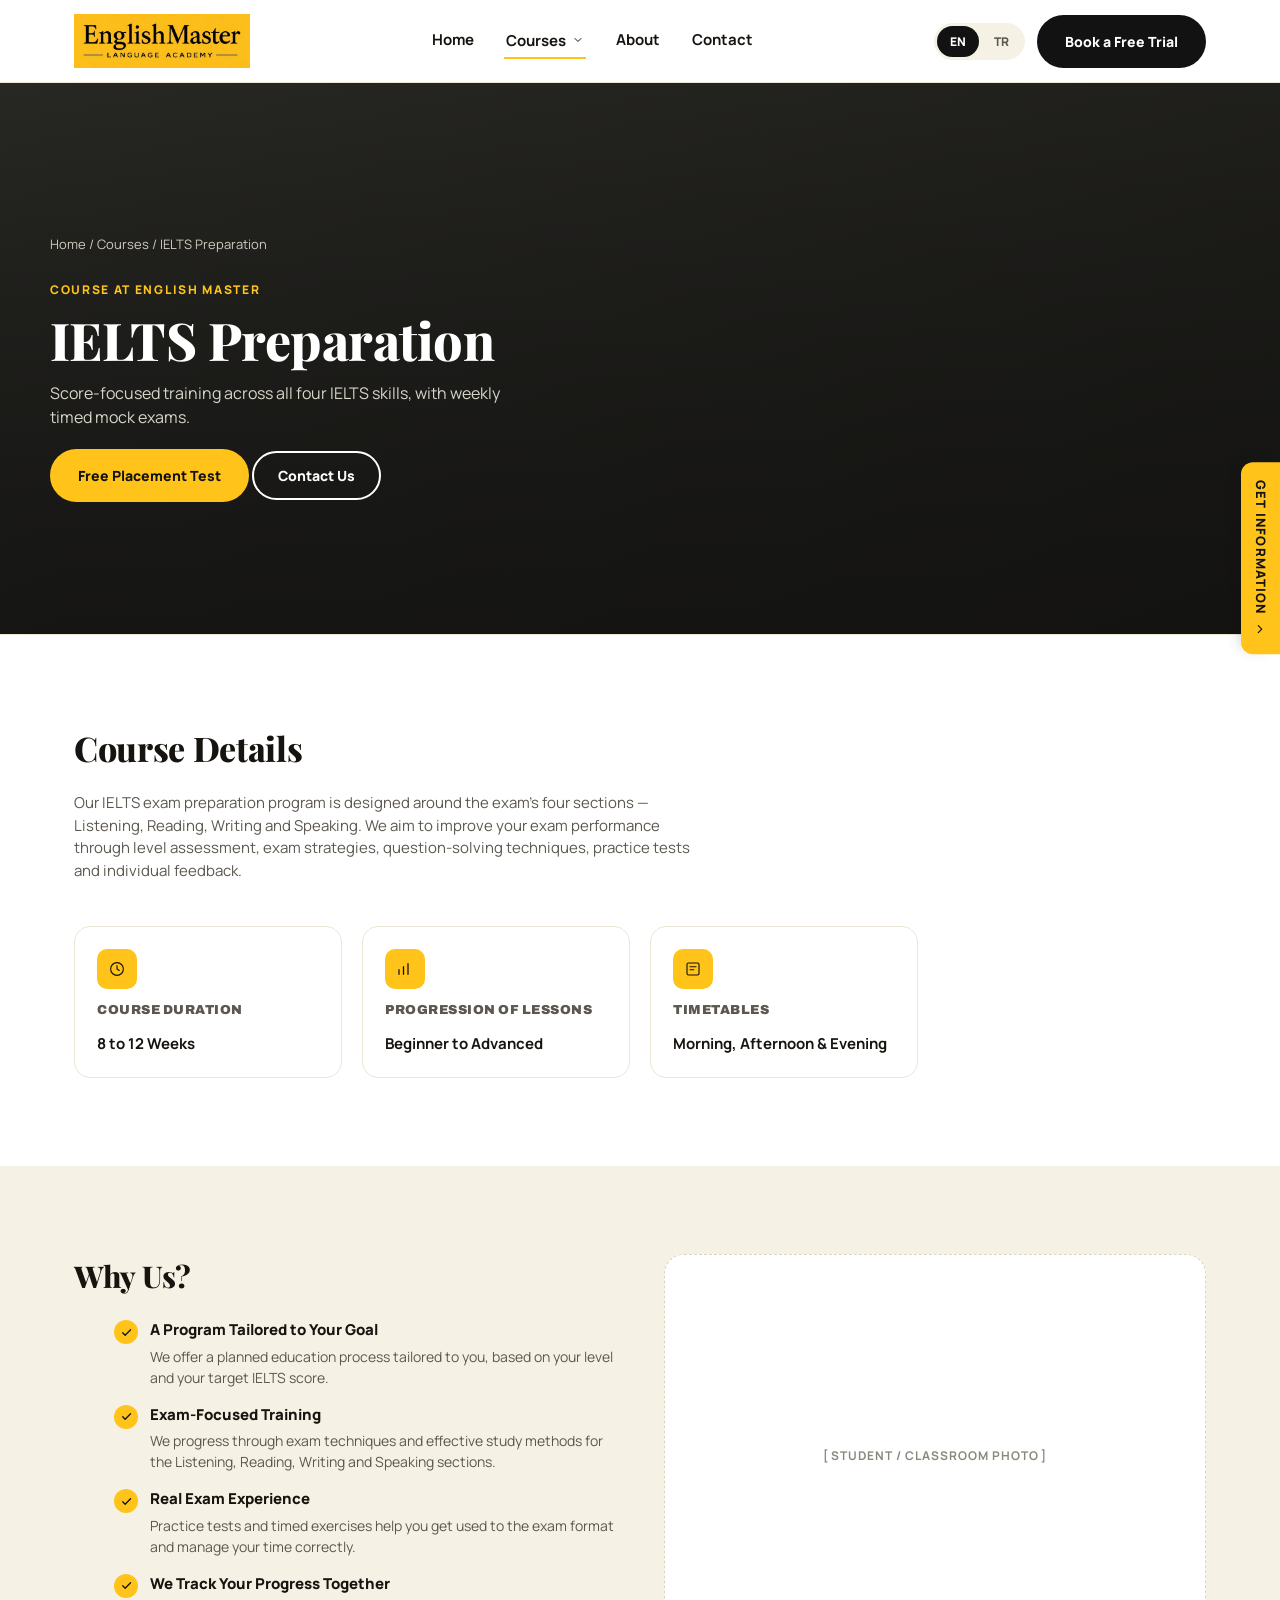
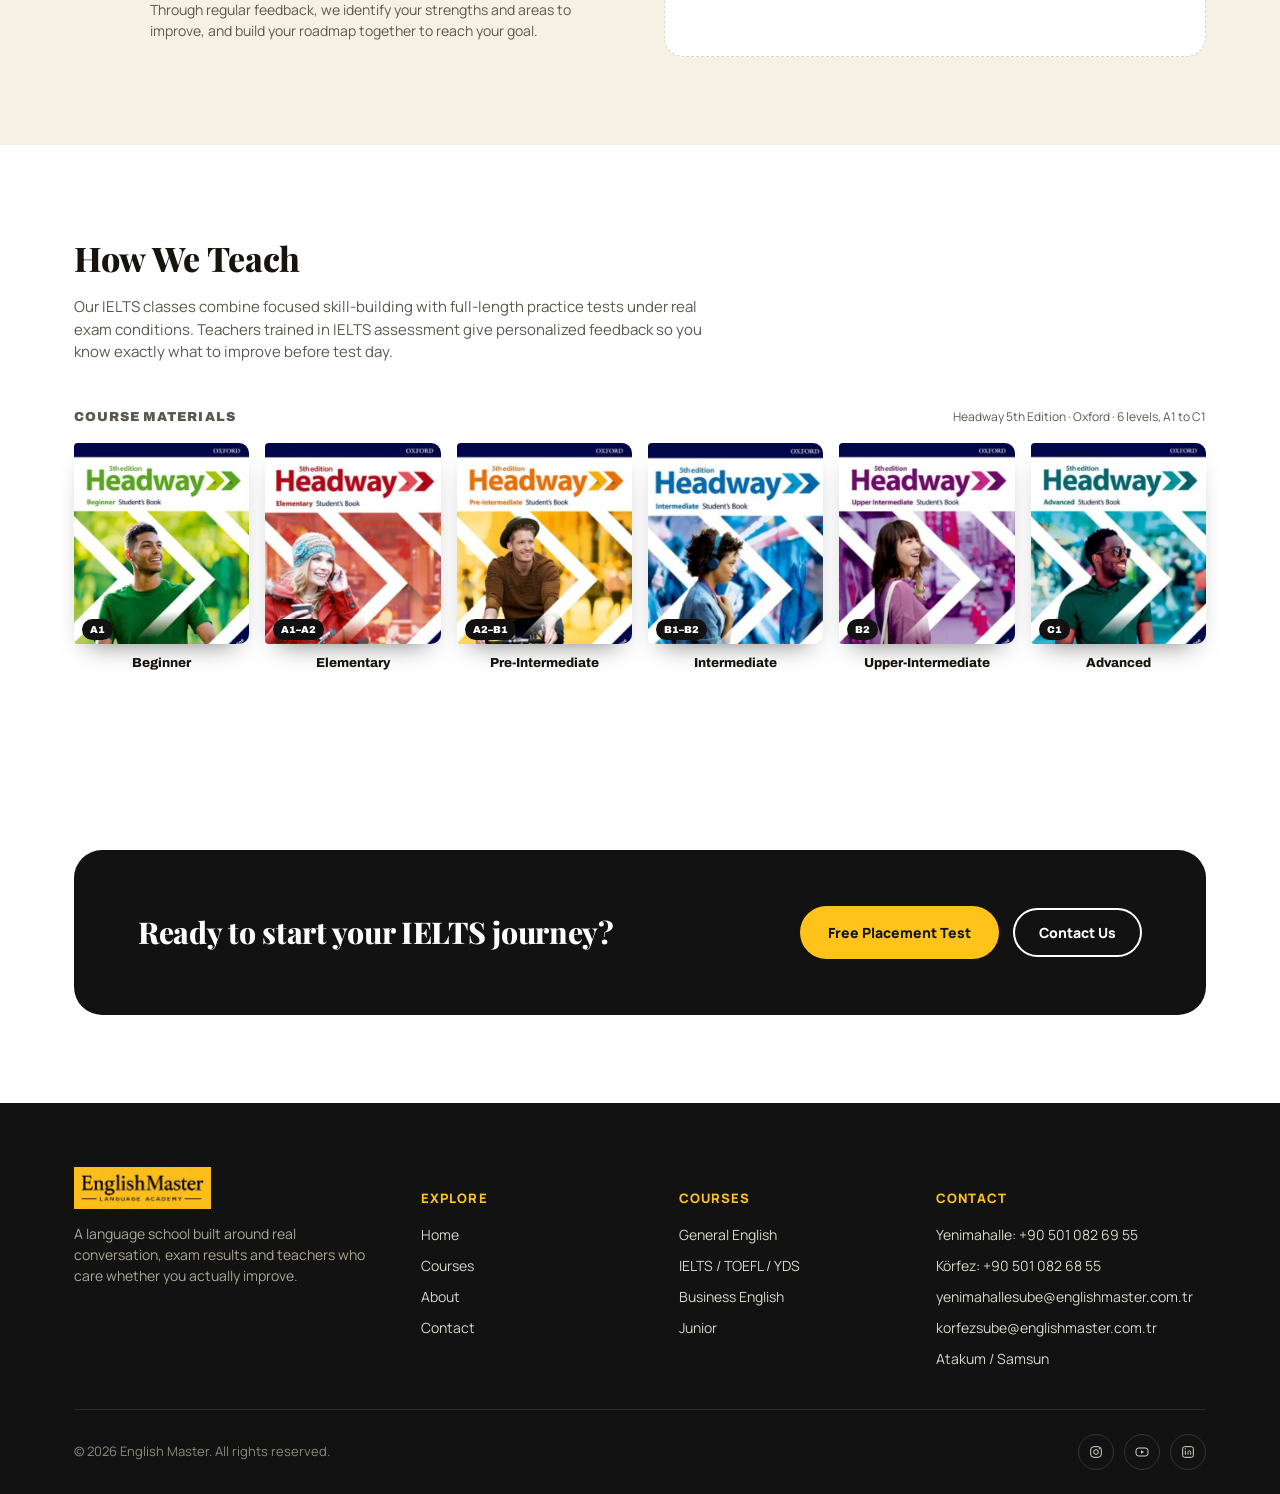
<file: course-ielts.html>
<!doctype html>
<html lang="en">
<head>
<meta charset="UTF-8">
<meta name="viewport" content="width=device-width, initial-scale=1.0, viewport-fit=cover">
<meta name="color-scheme" content="light only">
<meta name="theme-color" content="#FFC31A">
<title>IELTS Preparation Course — English Master</title>
<meta name="description" content="IELTS Preparation at English Master — score-focused training across all four IELTS skills with weekly timed mock exams and a free placement test.">
<link rel="stylesheet" href="css/style.css">
</head>
<body>

<header class="site-header">
  <div class="header-inner">
    <a href="/" class="logo">
      <span class="logo-badge">
        <img src="images/logo.png" alt="English Master Language Academy" class="logo-img">
      </span>
    </a>
    <nav class="main-nav" id="mainNav">
      <a href="/" data-i18n="nav.home">Home</a>
      <div class="nav-item has-dropdown">
        <button type="button" class="dropdown-trigger active" aria-expanded="false" aria-haspopup="true">
          <span data-i18n="nav.courses">Courses</span>
          <svg width="12" height="12" viewBox="0 0 24 24" fill="none"><path d="M6 9l6 6 6-6" stroke="#121212" stroke-width="2" stroke-linecap="round" stroke-linejoin="round"/></svg>
        </button>
        <div class="dropdown-menu">
          <a href="/course-general-english" data-i18n="footer.courseGeneral">General English</a>
          <a href="/course-ielts" data-i18n="courses.card2.title">IELTS Preparation</a>
          <a href="/course-toefl" data-i18n="courses.card3.title">TOEFL Preparation</a>
          <a href="/course-yds" data-i18n="courses.card4.title">YDS / YÖKDİL</a>
          <a href="/course-business-english" data-i18n="courses.card5.title">Business English</a>
          <a href="/course-junior" data-i18n="courses.card6.title">Junior</a>
          <a href="/courses" class="dropdown-viewall" data-i18n="home.courses.viewAll">View All Courses</a>
        </div>
      </div>
      <a href="/about" data-i18n="nav.about">About</a>
      <a href="/contact" data-i18n="nav.contact">Contact</a>
    </nav>
    <div class="header-actions">
      <div class="lang-toggle" id="langToggle">
        <button type="button" class="lang-btn active" data-lang="en" aria-pressed="true">EN</button>
        <button type="button" class="lang-btn" data-lang="tr" aria-pressed="false">TR</button>
      </div>
      <a class="btn btn-primary" href="/contact#lead-form" data-i18n="common.bookTrial">Book a Free Trial</a>
      <button class="nav-toggle" id="navToggle" aria-label="Toggle menu">
        <svg width="20" height="20" viewBox="0 0 24 24" fill="none"><path d="M4 6h16M4 12h16M4 18h16" stroke="#121212" stroke-width="2" stroke-linecap="round"/></svg>
      </button>
    </div>
  </div>
</header>

<section class="course-hero">
  <div class="container course-hero-inner">
    <div class="breadcrumb">
      <a href="/" data-i18n="nav.home">Home</a> /
      <a href="/courses" data-i18n="courseDetail.breadcrumb.courses">Courses</a> /
      <span data-i18n="courses.card2.title">IELTS Preparation</span>
    </div>
    <span class="course-hero-kicker" data-i18n="courseDetail.kicker">Course at English Master</span>
    <h1 data-i18n="courses.card2.title">IELTS Preparation</h1>
    <p data-i18n="courses.card2.desc">Score-focused training across all four IELTS skills, with weekly timed mock exams.</p>
    <div class="hero-actions">
      <a class="btn btn-secondary" href="/contact#lead-form" data-i18n="courseDetail.ctaBanner.cta1">Free Placement Test</a>
      <a class="btn btn-outline" style="border-color:#fff; color:#fff;" href="/contact" data-i18n="courseDetail.ctaBanner.cta2">Contact Us</a>
    </div>
  </div>
</section>

<section class="reveal">
  <div class="container">
    <div class="section-head">
      <h2 data-i18n="courseDetail.details.heading">Course Details</h2>
      <p class="text-soft" data-i18n="ielts.details.p1" style="margin-top:6px;">Our IELTS exam preparation program is designed around the exam's four sections — Listening, Reading, Writing and Speaking. We aim to improve your exam performance through level assessment, exam strategies, question-solving techniques, practice tests and individual feedback.</p>
    </div>
    <div class="course-info-grid stagger">
      <div class="info-card">
        <span class="icon-badge">
          <svg width="18" height="18" viewBox="0 0 24 24" fill="none"><circle cx="12" cy="12" r="8.5" stroke="#121212" stroke-width="1.5"/><path d="M12 7.5V12l3 2" stroke="#121212" stroke-width="1.5" stroke-linecap="round" stroke-linejoin="round"/></svg>
        </span>
        <h4 data-i18n="courseDetail.info.duration.label">Course Duration</h4>
        <p data-i18n="ielts.info.duration">8 to 12 Weeks</p>
      </div>
      <div class="info-card">
        <span class="icon-badge">
          <svg width="18" height="18" viewBox="0 0 24 24" fill="none"><path d="M4 19V13M10 19V9M16 19V5" stroke="#121212" stroke-width="1.7" stroke-linecap="round"/></svg>
        </span>
        <h4 data-i18n="courseDetail.info.progression.label">Progression of Lessons</h4>
        <p data-i18n="courseDetail.info.progression.value">Beginner to Advanced</p>
      </div>
      <div class="info-card">
        <span class="icon-badge">
          <svg width="18" height="18" viewBox="0 0 24 24" fill="none"><rect x="4" y="4" width="16" height="16" rx="2" stroke="#121212" stroke-width="1.5"/><path d="M8 9h8M8 13h5" stroke="#121212" stroke-width="1.5" stroke-linecap="round"/></svg>
        </span>
        <h4 data-i18n="courseDetail.info.timetable.label">Timetables</h4>
        <p data-i18n="courseDetail.info.timetable.value">Morning, Afternoon &amp; Evening</p>
      </div>
    </div>
  </div>
</section>

<section class="bg-sand reveal">
  <div class="container split-grid">
    <div>
      <h2 style="font-size:30px; margin-bottom:20px;" data-i18n="ielts.why.heading">Why Choose Our IELTS Preparation Course?</h2>
      <ul class="why-list">
        <li><span class="check-badge"><svg width="13" height="13" viewBox="0 0 24 24" fill="none"><path d="M5 12.5l4.5 4.5L19.5 7" stroke="#121212" stroke-width="2.4" fill="none" stroke-linecap="round" stroke-linejoin="round"/></svg></span><span class="why-item-text"><strong class="why-item-title" data-i18n="ielts.why.item1.title">A Program Tailored to Your Goal</strong><span class="why-item-desc" data-i18n="ielts.why.item1.desc">We offer a planned education process tailored to you, based on your level and your target IELTS score.</span></span></li>
        <li><span class="check-badge"><svg width="13" height="13" viewBox="0 0 24 24" fill="none"><path d="M5 12.5l4.5 4.5L19.5 7" stroke="#121212" stroke-width="2.4" fill="none" stroke-linecap="round" stroke-linejoin="round"/></svg></span><span class="why-item-text"><strong class="why-item-title" data-i18n="ielts.why.item2.title">Exam-Focused Training</strong><span class="why-item-desc" data-i18n="ielts.why.item2.desc">We progress through exam techniques and effective study methods for the Listening, Reading, Writing and Speaking sections.</span></span></li>
        <li><span class="check-badge"><svg width="13" height="13" viewBox="0 0 24 24" fill="none"><path d="M5 12.5l4.5 4.5L19.5 7" stroke="#121212" stroke-width="2.4" fill="none" stroke-linecap="round" stroke-linejoin="round"/></svg></span><span class="why-item-text"><strong class="why-item-title" data-i18n="ielts.why.item3.title">Real Exam Experience</strong><span class="why-item-desc" data-i18n="ielts.why.item3.desc">Practice tests and timed exercises help you get used to the exam format and manage your time correctly.</span></span></li>
        <li><span class="check-badge"><svg width="13" height="13" viewBox="0 0 24 24" fill="none"><path d="M5 12.5l4.5 4.5L19.5 7" stroke="#121212" stroke-width="2.4" fill="none" stroke-linecap="round" stroke-linejoin="round"/></svg></span><span class="why-item-text"><strong class="why-item-title" data-i18n="ielts.why.item4.title">We Track Your Progress Together</strong><span class="why-item-desc" data-i18n="ielts.why.item4.desc">Through regular feedback, we identify your strengths and areas to improve, and build your roadmap together to reach your goal.</span></span></li>
      </ul>
    </div>
    <div class="photo-placeholder" style="min-height:300px; background:var(--em-white); border-color:#ddd6bf; color:#8a877c;" data-i18n="home.hero.photoPlaceholder">[ Student / classroom photo ]</div>
  </div>
</section>

<section class="reveal">
  <div class="container">
    <div class="section-head">
      <h2 data-i18n="courseDetail.teach.heading">How We Teach</h2>
      <p class="text-soft" data-i18n="ielts.teach.p1">Our IELTS classes combine focused skill-building with full-length practice tests under real exam conditions. Teachers trained in IELTS assessment give personalized feedback so you know exactly what to improve before test day.</p>
    </div>
    <div style="display:flex; align-items:baseline; justify-content:space-between; gap:16px; flex-wrap:wrap; margin-bottom:16px;">
      <h4 style="font-size:13px; text-transform:uppercase; letter-spacing:0.08em; color:var(--em-text-soft);" data-i18n="courseDetail.books.heading">Course Materials</h4>
      <span class="text-soft" style="font-size:12px;" data-i18n="courseDetail.books.note">Headway 5th Edition · Oxford · 6 levels, A1 to C1</span>
    </div>
    <div class="book-grid stagger">
      <figure class="book-card book-photo">
        <span class="book-img"><img src="images/books/headway-beginner.jpg" alt="Headway 5th edition Beginner Student's Book" width="440" height="505" loading="lazy" decoding="async"></span>
        <span class="book-cefr">A1</span>
        <figcaption class="book-level" data-i18n="courseDetail.books.level1">Beginner</figcaption>
      </figure>
      <figure class="book-card book-photo">
        <span class="book-img"><img src="images/books/headway-elementary.jpg" alt="Headway 5th edition Elementary Student's Book" width="440" height="505" loading="lazy" decoding="async"></span>
        <span class="book-cefr">A1–A2</span>
        <figcaption class="book-level" data-i18n="courseDetail.books.level2">Elementary</figcaption>
      </figure>
      <figure class="book-card book-photo">
        <span class="book-img"><img src="images/books/headway-pre-intermediate.jpg" alt="Headway 5th edition Pre-Intermediate Student's Book" width="440" height="505" loading="lazy" decoding="async"></span>
        <span class="book-cefr">A2–B1</span>
        <figcaption class="book-level" data-i18n="courseDetail.books.level3">Pre-Intermediate</figcaption>
      </figure>
      <figure class="book-card book-photo">
        <span class="book-img"><img src="images/books/headway-intermediate.jpg" alt="Headway 5th edition Intermediate Student's Book" width="440" height="505" loading="lazy" decoding="async"></span>
        <span class="book-cefr">B1–B2</span>
        <figcaption class="book-level" data-i18n="courseDetail.books.level4">Intermediate</figcaption>
      </figure>
      <figure class="book-card book-photo">
        <span class="book-img"><img src="images/books/headway-upper-intermediate.jpg" alt="Headway 5th edition Upper-Intermediate Student's Book" width="440" height="505" loading="lazy" decoding="async"></span>
        <span class="book-cefr">B2</span>
        <figcaption class="book-level" data-i18n="courseDetail.books.level5">Upper-Intermediate</figcaption>
      </figure>
      <figure class="book-card book-photo">
        <span class="book-img"><img src="images/books/headway-advanced.jpg" alt="Headway 5th edition Advanced Student's Book" width="440" height="505" loading="lazy" decoding="async"></span>
        <span class="book-cefr">C1</span>
        <figcaption class="book-level" data-i18n="courseDetail.books.level6">Advanced</figcaption>
      </figure>
    </div>
  </div>
</section>

<section class="reveal">
  <div class="container">
    <div class="cta-banner">
      <h2 data-i18n="ielts.ctaBanner.title">Ready to start your IELTS journey?</h2>
      <div class="cta-banner-actions">
        <a class="btn btn-secondary" href="/contact#lead-form" data-i18n="courseDetail.ctaBanner.cta1">Free Placement Test</a>
        <a class="btn btn-outline" style="border-color:#fff; color:#fff;" href="/contact" data-i18n="courseDetail.ctaBanner.cta2">Contact Us</a>
      </div>
    </div>
  </div>
</section>

<a href="/contact#lead-form" class="get-info-tab">
  <span data-i18n="common.getInfo">Get Information</span>
  <svg width="14" height="14" viewBox="0 0 24 24" fill="none" style="writing-mode:horizontal-tb;"><path d="M9 6l6 6-6 6" stroke="#121212" stroke-width="2" fill="none" stroke-linecap="round" stroke-linejoin="round"/></svg>
</a>

<footer class="site-footer">
  <div class="container">
    <div class="footer-grid">
      <div class="footer-brand">
        <div class="logo">
          <span class="logo-badge logo-badge-footer">
            <img src="images/logo.png" alt="English Master Language Academy" class="logo-img logo-img-footer">
          </span>
        </div>
        <p data-i18n="footer.tagline">A language school built around real conversation, exam results and teachers who care whether you actually improve.</p>
      </div>
      <div>
        <h5 data-i18n="footer.explore">Explore</h5>
        <div class="footer-links">
          <a href="/" data-i18n="nav.home">Home</a>
          <a href="/courses" data-i18n="nav.courses">Courses</a>
          <a href="/about" data-i18n="nav.about">About</a>
          <a href="/contact" data-i18n="nav.contact">Contact</a>
        </div>
      </div>
      <div>
        <h5 data-i18n="footer.coursesHeading">Courses</h5>
        <div class="footer-links">
          <a href="/course-general-english" data-i18n="footer.courseGeneral">General English</a>
          <a href="/course-ielts" data-i18n="footer.courseExam">IELTS / TOEFL / YDS</a>
          <a href="/course-business-english" data-i18n="footer.courseBusiness">Business English</a>
          <a href="/course-junior" data-i18n="footer.courseKids">Junior</a>
        </div>
      </div>
      <div>
        <h5 data-i18n="footer.contactHeading">Contact</h5>
        <div class="footer-links">
          <a href="tel:+905010826955">Yenimahalle: +90 501 082 69 55</a>
          <a href="tel:+905010826855">Körfez: +90 501 082 68 55</a>
          <a href="mailto:yenimahallesube@englishmaster.com.tr">yenimahallesube@englishmaster.com.tr</a>
          <a href="mailto:korfezsube@englishmaster.com.tr">korfezsube@englishmaster.com.tr</a>
          <span data-i18n="footer.address">Atakum / Samsun</span>
        </div>
      </div>
    </div>
    <div class="footer-bottom">
      <span>© <span id="year"></span> English Master. <span data-i18n="footer.rights">All rights reserved.</span></span>
      <div class="social-row">
        <a class="social-icon" href="#" aria-label="Instagram"><svg width="16" height="16" viewBox="0 0 24 24" fill="none"><rect x="4" y="4" width="16" height="16" rx="5" stroke="#d8d5c9" stroke-width="1.5"/><circle cx="12" cy="12" r="3.5" stroke="#d8d5c9" stroke-width="1.5"/><circle cx="17" cy="7" r="1" fill="#d8d5c9"/></svg></a>
        <a class="social-icon" href="#" aria-label="YouTube"><svg width="16" height="16" viewBox="0 0 24 24" fill="none"><rect x="3" y="6" width="18" height="12" rx="4" stroke="#d8d5c9" stroke-width="1.5"/><path d="M10.5 9.5v5l4.5-2.5z" fill="#d8d5c9"/></svg></a>
        <a class="social-icon" href="#" aria-label="LinkedIn"><svg width="16" height="16" viewBox="0 0 24 24" fill="none"><rect x="4" y="4" width="16" height="16" rx="3" stroke="#d8d5c9" stroke-width="1.5"/><line x1="8" y1="10" x2="8" y2="16" stroke="#d8d5c9" stroke-width="1.5"/><circle cx="8" cy="7.3" r="1" fill="#d8d5c9"/><path d="M12 16v-3.5c0-1.4 1-2.3 2.2-2.3 1.2 0 1.8.8 1.8 2.3V16" stroke="#d8d5c9" stroke-width="1.5" fill="none"/></svg></a>
      </div>
    </div>
  </div>
</footer>

<script src="js/i18n.js"></script>
<script src="js/motion.js"></script>
<script src="js/main.js"></script>
<script>document.getElementById('year').textContent = new Date().getFullYear();</script>
</body>
</html>
</file>
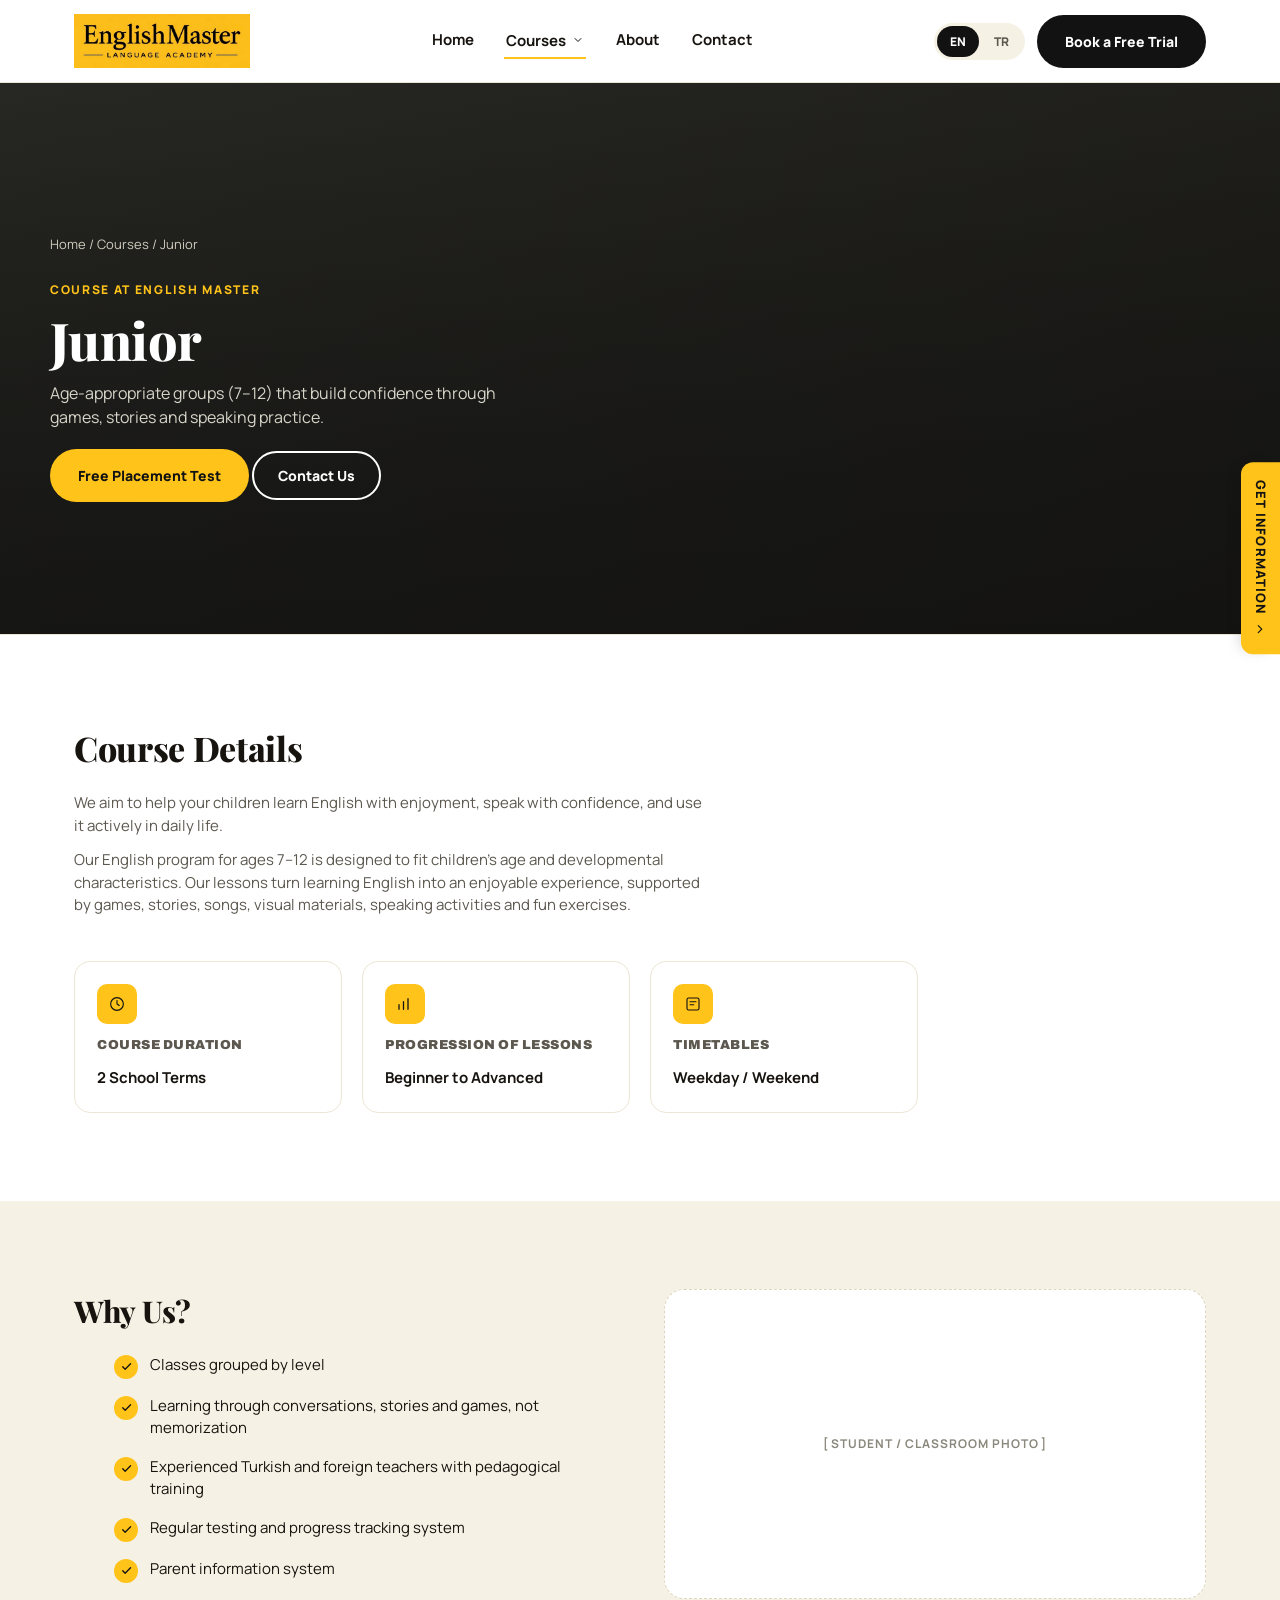
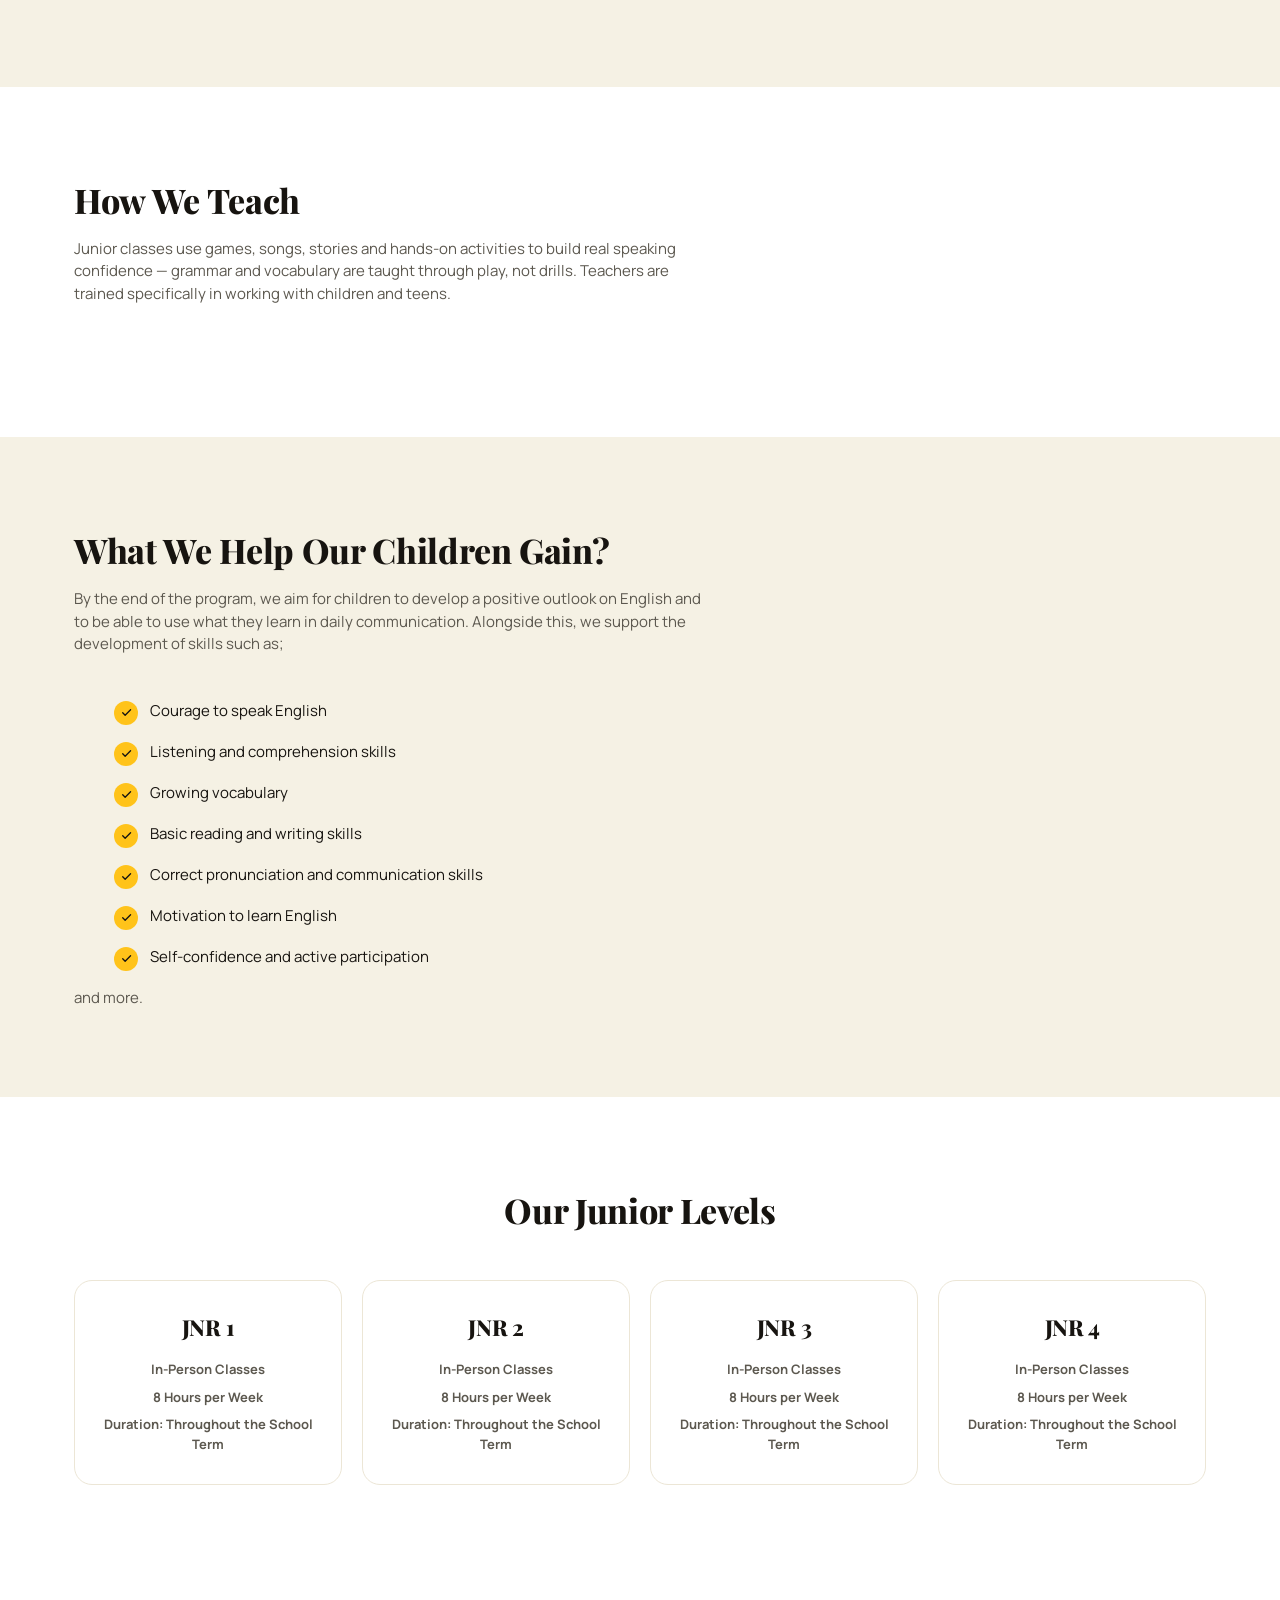
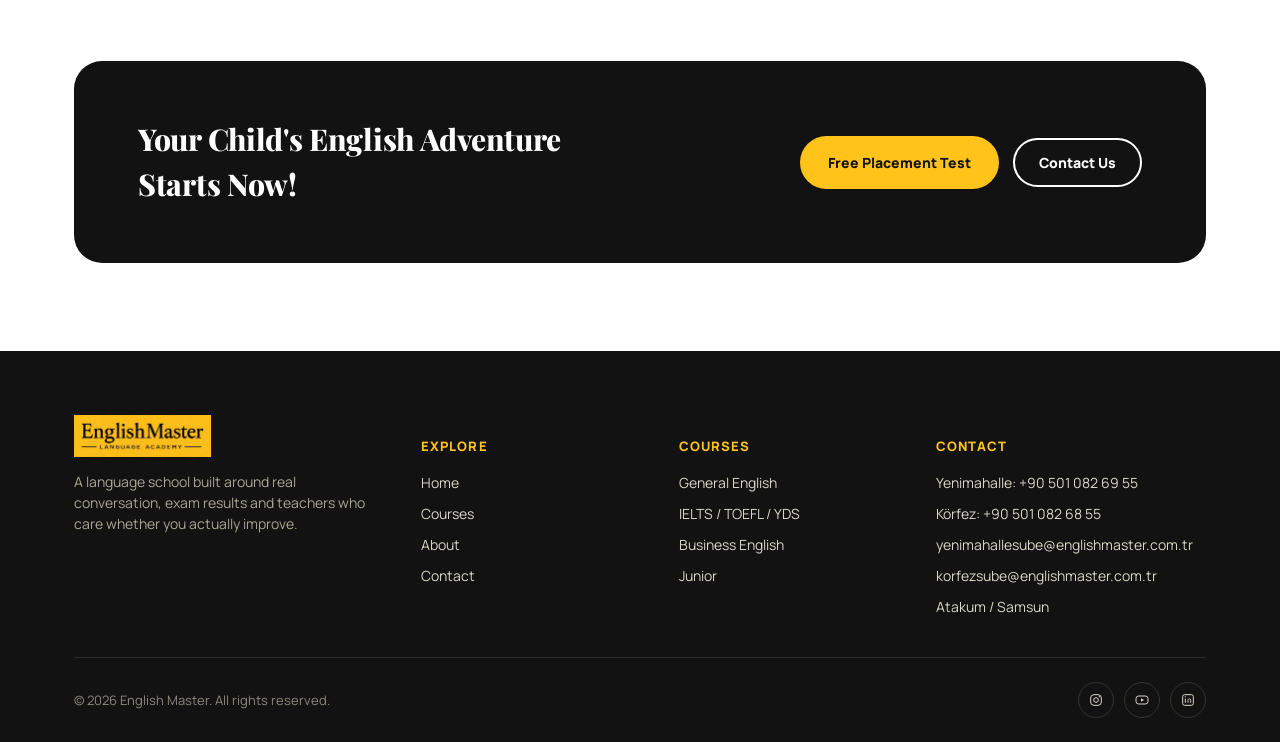
<file: course-junior.html>
<!doctype html>
<html lang="en">
<head>
<meta charset="UTF-8">
<meta name="viewport" content="width=device-width, initial-scale=1.0, viewport-fit=cover">
<meta name="color-scheme" content="light only">
<meta name="theme-color" content="#FFC31A">
<title>Junior Course — English Master</title>
<meta name="description" content="Junior at English Master — age-grouped classes (7–17) that build real English confidence through games, stories and speaking practice.">
<link rel="stylesheet" href="css/style.css">
</head>
<body>

<header class="site-header">
  <div class="header-inner">
    <a href="/" class="logo">
      <span class="logo-badge">
        <img src="images/logo.png" alt="English Master Language Academy" class="logo-img">
      </span>
    </a>
    <nav class="main-nav" id="mainNav">
      <a href="/" data-i18n="nav.home">Home</a>
      <div class="nav-item has-dropdown">
        <button type="button" class="dropdown-trigger active" aria-expanded="false" aria-haspopup="true">
          <span data-i18n="nav.courses">Courses</span>
          <svg width="12" height="12" viewBox="0 0 24 24" fill="none"><path d="M6 9l6 6 6-6" stroke="#121212" stroke-width="2" stroke-linecap="round" stroke-linejoin="round"/></svg>
        </button>
        <div class="dropdown-menu">
          <a href="/course-general-english" data-i18n="footer.courseGeneral">General English</a>
          <a href="/course-ielts" data-i18n="courses.card2.title">IELTS Preparation</a>
          <a href="/course-toefl" data-i18n="courses.card3.title">TOEFL Preparation</a>
          <a href="/course-yds" data-i18n="courses.card4.title">YDS / YÖKDİL</a>
          <a href="/course-business-english" data-i18n="courses.card5.title">Business English</a>
          <a href="/course-junior" data-i18n="courses.card6.title">Junior</a>
          <a href="/courses" class="dropdown-viewall" data-i18n="home.courses.viewAll">View All Courses</a>
        </div>
      </div>
      <a href="/about" data-i18n="nav.about">About</a>
      <a href="/contact" data-i18n="nav.contact">Contact</a>
    </nav>
    <div class="header-actions">
      <div class="lang-toggle" id="langToggle">
        <button type="button" class="lang-btn active" data-lang="en" aria-pressed="true">EN</button>
        <button type="button" class="lang-btn" data-lang="tr" aria-pressed="false">TR</button>
      </div>
      <a class="btn btn-primary" href="/contact#lead-form" data-i18n="common.bookTrial">Book a Free Trial</a>
      <button class="nav-toggle" id="navToggle" aria-label="Toggle menu">
        <svg width="20" height="20" viewBox="0 0 24 24" fill="none"><path d="M4 6h16M4 12h16M4 18h16" stroke="#121212" stroke-width="2" stroke-linecap="round"/></svg>
      </button>
    </div>
  </div>
</header>

<section class="course-hero">
  <div class="container course-hero-inner">
    <div class="breadcrumb">
      <a href="/" data-i18n="nav.home">Home</a> /
      <a href="/courses" data-i18n="courseDetail.breadcrumb.courses">Courses</a> /
      <span data-i18n="courses.card6.title">Junior</span>
    </div>
    <span class="course-hero-kicker" data-i18n="courseDetail.kicker">Course at English Master</span>
    <h1 data-i18n="courses.card6.title">Junior</h1>
    <p data-i18n="courses.card6.desc">Age-appropriate groups (7–12) that build confidence through games, stories and speaking practice.</p>
    <div class="hero-actions">
      <a class="btn btn-secondary" href="/contact#lead-form" data-i18n="courseDetail.ctaBanner.cta1">Free Placement Test</a>
      <a class="btn btn-outline" style="border-color:#fff; color:#fff;" href="/contact" data-i18n="courseDetail.ctaBanner.cta2">Contact Us</a>
    </div>
  </div>
</section>

<section class="reveal">
  <div class="container">
    <div class="section-head">
      <h2 data-i18n="courseDetail.details.heading">Course Details</h2>
      <p class="text-soft" data-i18n="junior.details.p1" style="margin-top:6px;">We aim to help your children learn English with enjoyment, speak with confidence, and use it actively in daily life.</p>
      <p class="text-soft" data-i18n="junior.details.p2">Our English program for ages 7–12 is designed to fit children's age and developmental characteristics. Our lessons turn learning English into an enjoyable experience, supported by games, stories, songs, visual materials, speaking activities and fun exercises.</p>
    </div>
    <div class="course-info-grid stagger">
      <div class="info-card">
        <span class="icon-badge">
          <svg width="18" height="18" viewBox="0 0 24 24" fill="none"><circle cx="12" cy="12" r="8.5" stroke="#121212" stroke-width="1.5"/><path d="M12 7.5V12l3 2" stroke="#121212" stroke-width="1.5" stroke-linecap="round" stroke-linejoin="round"/></svg>
        </span>
        <h4 data-i18n="courseDetail.info.duration.label">Course Duration</h4>
        <p data-i18n="junior.info.duration.value">2 School Terms</p>
      </div>
      <div class="info-card">
        <span class="icon-badge">
          <svg width="18" height="18" viewBox="0 0 24 24" fill="none"><path d="M4 19V13M10 19V9M16 19V5" stroke="#121212" stroke-width="1.7" stroke-linecap="round"/></svg>
        </span>
        <h4 data-i18n="courseDetail.info.progression.label">Progression of Lessons</h4>
        <p data-i18n="courseDetail.info.progression.value">Beginner to Advanced</p>
      </div>
      <div class="info-card">
        <span class="icon-badge">
          <svg width="18" height="18" viewBox="0 0 24 24" fill="none"><rect x="4" y="4" width="16" height="16" rx="2" stroke="#121212" stroke-width="1.5"/><path d="M8 9h8M8 13h5" stroke="#121212" stroke-width="1.5" stroke-linecap="round"/></svg>
        </span>
        <h4 data-i18n="courseDetail.info.timetable.label">Timetables</h4>
        <p data-i18n="junior.info.timetable.value">Weekday / Weekend</p>
      </div>
    </div>
  </div>
</section>

<section class="bg-sand reveal">
  <div class="container split-grid">
    <div>
      <h2 style="font-size:30px; margin-bottom:20px;" data-i18n="junior.why.heading">Why Choose Our Junior Program?</h2>
      <ul class="why-list">
        <li><span class="check-badge"><svg width="13" height="13" viewBox="0 0 24 24" fill="none"><path d="M5 12.5l4.5 4.5L19.5 7" stroke="#121212" stroke-width="2.4" fill="none" stroke-linecap="round" stroke-linejoin="round"/></svg></span><span data-i18n="junior.why.item1">Classes grouped by level</span></li>
        <li><span class="check-badge"><svg width="13" height="13" viewBox="0 0 24 24" fill="none"><path d="M5 12.5l4.5 4.5L19.5 7" stroke="#121212" stroke-width="2.4" fill="none" stroke-linecap="round" stroke-linejoin="round"/></svg></span><span data-i18n="junior.why.item2">Learning through conversations, stories and games, not memorization</span></li>
        <li><span class="check-badge"><svg width="13" height="13" viewBox="0 0 24 24" fill="none"><path d="M5 12.5l4.5 4.5L19.5 7" stroke="#121212" stroke-width="2.4" fill="none" stroke-linecap="round" stroke-linejoin="round"/></svg></span><span data-i18n="junior.why.item3">Experienced Turkish and foreign teachers with pedagogical training</span></li>
        <li><span class="check-badge"><svg width="13" height="13" viewBox="0 0 24 24" fill="none"><path d="M5 12.5l4.5 4.5L19.5 7" stroke="#121212" stroke-width="2.4" fill="none" stroke-linecap="round" stroke-linejoin="round"/></svg></span><span data-i18n="junior.why.item4">Regular testing and progress tracking system</span></li>
        <li><span class="check-badge"><svg width="13" height="13" viewBox="0 0 24 24" fill="none"><path d="M5 12.5l4.5 4.5L19.5 7" stroke="#121212" stroke-width="2.4" fill="none" stroke-linecap="round" stroke-linejoin="round"/></svg></span><span data-i18n="junior.why.item5">Parent information system</span></li>
      </ul>
    </div>
    <div class="photo-placeholder" style="min-height:300px; background:var(--em-white); border-color:#ddd6bf; color:#8a877c;" data-i18n="home.hero.photoPlaceholder">[ Student / classroom photo ]</div>
  </div>
</section>

<section class="reveal">
  <div class="container">
    <div class="section-head">
      <h2 data-i18n="courseDetail.teach.heading">How We Teach</h2>
      <p class="text-soft" data-i18n="junior.teach.p1">Junior classes use games, songs, stories and hands-on activities to build real speaking confidence — grammar and vocabulary are taught through play, not drills. Teachers are trained specifically in working with children and teens.</p>
    </div>
  </div>
</section>

<section class="bg-sand reveal">
  <div class="container">
    <div class="section-head">
      <h2 data-i18n="junior.gains.heading">What We Help Our Children Gain?</h2>
      <p class="text-soft" data-i18n="junior.gains.intro">By the end of the program, we aim for children to develop a positive outlook on English and to be able to use what they learn in daily communication. Alongside this, we support the development of skills such as;</p>
    </div>
    <ul class="why-list stagger">
      <li><span class="check-badge"><svg width="13" height="13" viewBox="0 0 24 24" fill="none"><path d="M5 12.5l4.5 4.5L19.5 7" stroke="#121212" stroke-width="2.4" fill="none" stroke-linecap="round" stroke-linejoin="round"/></svg></span><span data-i18n="junior.gains.item1">Courage to speak English</span></li>
      <li><span class="check-badge"><svg width="13" height="13" viewBox="0 0 24 24" fill="none"><path d="M5 12.5l4.5 4.5L19.5 7" stroke="#121212" stroke-width="2.4" fill="none" stroke-linecap="round" stroke-linejoin="round"/></svg></span><span data-i18n="junior.gains.item2">Listening and comprehension skills</span></li>
      <li><span class="check-badge"><svg width="13" height="13" viewBox="0 0 24 24" fill="none"><path d="M5 12.5l4.5 4.5L19.5 7" stroke="#121212" stroke-width="2.4" fill="none" stroke-linecap="round" stroke-linejoin="round"/></svg></span><span data-i18n="junior.gains.item3">Growing vocabulary</span></li>
      <li><span class="check-badge"><svg width="13" height="13" viewBox="0 0 24 24" fill="none"><path d="M5 12.5l4.5 4.5L19.5 7" stroke="#121212" stroke-width="2.4" fill="none" stroke-linecap="round" stroke-linejoin="round"/></svg></span><span data-i18n="junior.gains.item4">Basic reading and writing skills</span></li>
      <li><span class="check-badge"><svg width="13" height="13" viewBox="0 0 24 24" fill="none"><path d="M5 12.5l4.5 4.5L19.5 7" stroke="#121212" stroke-width="2.4" fill="none" stroke-linecap="round" stroke-linejoin="round"/></svg></span><span data-i18n="junior.gains.item5">Correct pronunciation and communication skills</span></li>
      <li><span class="check-badge"><svg width="13" height="13" viewBox="0 0 24 24" fill="none"><path d="M5 12.5l4.5 4.5L19.5 7" stroke="#121212" stroke-width="2.4" fill="none" stroke-linecap="round" stroke-linejoin="round"/></svg></span><span data-i18n="junior.gains.item6">Motivation to learn English</span></li>
      <li><span class="check-badge"><svg width="13" height="13" viewBox="0 0 24 24" fill="none"><path d="M5 12.5l4.5 4.5L19.5 7" stroke="#121212" stroke-width="2.4" fill="none" stroke-linecap="round" stroke-linejoin="round"/></svg></span><span data-i18n="junior.gains.item7">Self-confidence and active participation</span></li>
    </ul>
    <p class="text-soft" style="margin-top:16px;" data-i18n="junior.gains.closing">and more.</p>
  </div>
</section>

<section class="reveal">
  <div class="container">
    <div class="section-head center">
      <h2 data-i18n="junior.levels.heading">Our Junior Levels</h2>
    </div>
    <div class="jnr-grid stagger">
      <div class="jnr-card">
        <h3 data-i18n="junior.levels.jnr1">JNR 1</h3>
        <ul class="jnr-features">
          <li data-i18n="junior.levels.feature.inPerson">In-Person Classes</li>
          <li data-i18n="junior.levels.feature.hours">8 Hours per Week</li>
          <li data-i18n="junior.levels.feature.duration">Duration: Throughout the School Term</li>
        </ul>
      </div>
      <div class="jnr-card">
        <h3 data-i18n="junior.levels.jnr2">JNR 2</h3>
        <ul class="jnr-features">
          <li data-i18n="junior.levels.feature.inPerson">In-Person Classes</li>
          <li data-i18n="junior.levels.feature.hours">8 Hours per Week</li>
          <li data-i18n="junior.levels.feature.duration">Duration: Throughout the School Term</li>
        </ul>
      </div>
      <div class="jnr-card">
        <h3 data-i18n="junior.levels.jnr3">JNR 3</h3>
        <ul class="jnr-features">
          <li data-i18n="junior.levels.feature.inPerson">In-Person Classes</li>
          <li data-i18n="junior.levels.feature.hours">8 Hours per Week</li>
          <li data-i18n="junior.levels.feature.duration">Duration: Throughout the School Term</li>
        </ul>
      </div>
      <div class="jnr-card">
        <h3 data-i18n="junior.levels.jnr4">JNR 4</h3>
        <ul class="jnr-features">
          <li data-i18n="junior.levels.feature.inPerson">In-Person Classes</li>
          <li data-i18n="junior.levels.feature.hours">8 Hours per Week</li>
          <li data-i18n="junior.levels.feature.duration">Duration: Throughout the School Term</li>
        </ul>
      </div>
    </div>
  </div>
</section>

<section class="reveal">
  <div class="container">
    <div class="cta-banner">
      <h2 data-i18n="junior.ctaBanner.title">Your Child's English Adventure Starts Now!</h2>
      <div class="cta-banner-actions">
        <a class="btn btn-secondary" href="/contact#lead-form" data-i18n="courseDetail.ctaBanner.cta1">Free Placement Test</a>
        <a class="btn btn-outline" style="border-color:#fff; color:#fff;" href="/contact" data-i18n="courseDetail.ctaBanner.cta2">Contact Us</a>
      </div>
    </div>
  </div>
</section>

<a href="/contact#lead-form" class="get-info-tab">
  <span data-i18n="common.getInfo">Get Information</span>
  <svg width="14" height="14" viewBox="0 0 24 24" fill="none" style="writing-mode:horizontal-tb;"><path d="M9 6l6 6-6 6" stroke="#121212" stroke-width="2" fill="none" stroke-linecap="round" stroke-linejoin="round"/></svg>
</a>

<footer class="site-footer">
  <div class="container">
    <div class="footer-grid">
      <div class="footer-brand">
        <div class="logo">
          <span class="logo-badge logo-badge-footer">
            <img src="images/logo.png" alt="English Master Language Academy" class="logo-img logo-img-footer">
          </span>
        </div>
        <p data-i18n="footer.tagline">A language school built around real conversation, exam results and teachers who care whether you actually improve.</p>
      </div>
      <div>
        <h5 data-i18n="footer.explore">Explore</h5>
        <div class="footer-links">
          <a href="/" data-i18n="nav.home">Home</a>
          <a href="/courses" data-i18n="nav.courses">Courses</a>
          <a href="/about" data-i18n="nav.about">About</a>
          <a href="/contact" data-i18n="nav.contact">Contact</a>
        </div>
      </div>
      <div>
        <h5 data-i18n="footer.coursesHeading">Courses</h5>
        <div class="footer-links">
          <a href="/course-general-english" data-i18n="footer.courseGeneral">General English</a>
          <a href="/course-ielts" data-i18n="footer.courseExam">IELTS / TOEFL / YDS</a>
          <a href="/course-business-english" data-i18n="footer.courseBusiness">Business English</a>
          <a href="/course-junior" data-i18n="footer.courseKids">Junior</a>
        </div>
      </div>
      <div>
        <h5 data-i18n="footer.contactHeading">Contact</h5>
        <div class="footer-links">
          <a href="tel:+905010826955">Yenimahalle: +90 501 082 69 55</a>
          <a href="tel:+905010826855">Körfez: +90 501 082 68 55</a>
          <a href="mailto:yenimahallesube@englishmaster.com.tr">yenimahallesube@englishmaster.com.tr</a>
          <a href="mailto:korfezsube@englishmaster.com.tr">korfezsube@englishmaster.com.tr</a>
          <span data-i18n="footer.address">Atakum / Samsun</span>
        </div>
      </div>
    </div>
    <div class="footer-bottom">
      <span>© <span id="year"></span> English Master. <span data-i18n="footer.rights">All rights reserved.</span></span>
      <div class="social-row">
        <a class="social-icon" href="#" aria-label="Instagram"><svg width="16" height="16" viewBox="0 0 24 24" fill="none"><rect x="4" y="4" width="16" height="16" rx="5" stroke="#d8d5c9" stroke-width="1.5"/><circle cx="12" cy="12" r="3.5" stroke="#d8d5c9" stroke-width="1.5"/><circle cx="17" cy="7" r="1" fill="#d8d5c9"/></svg></a>
        <a class="social-icon" href="#" aria-label="YouTube"><svg width="16" height="16" viewBox="0 0 24 24" fill="none"><rect x="3" y="6" width="18" height="12" rx="4" stroke="#d8d5c9" stroke-width="1.5"/><path d="M10.5 9.5v5l4.5-2.5z" fill="#d8d5c9"/></svg></a>
        <a class="social-icon" href="#" aria-label="LinkedIn"><svg width="16" height="16" viewBox="0 0 24 24" fill="none"><rect x="4" y="4" width="16" height="16" rx="3" stroke="#d8d5c9" stroke-width="1.5"/><line x1="8" y1="10" x2="8" y2="16" stroke="#d8d5c9" stroke-width="1.5"/><circle cx="8" cy="7.3" r="1" fill="#d8d5c9"/><path d="M12 16v-3.5c0-1.4 1-2.3 2.2-2.3 1.2 0 1.8.8 1.8 2.3V16" stroke="#d8d5c9" stroke-width="1.5" fill="none"/></svg></a>
      </div>
    </div>
  </div>
</footer>

<script src="js/i18n.js"></script>
<script src="js/motion.js"></script>
<script src="js/main.js"></script>
<script>document.getElementById('year').textContent = new Date().getFullYear();</script>
</body>
</html>
</file>
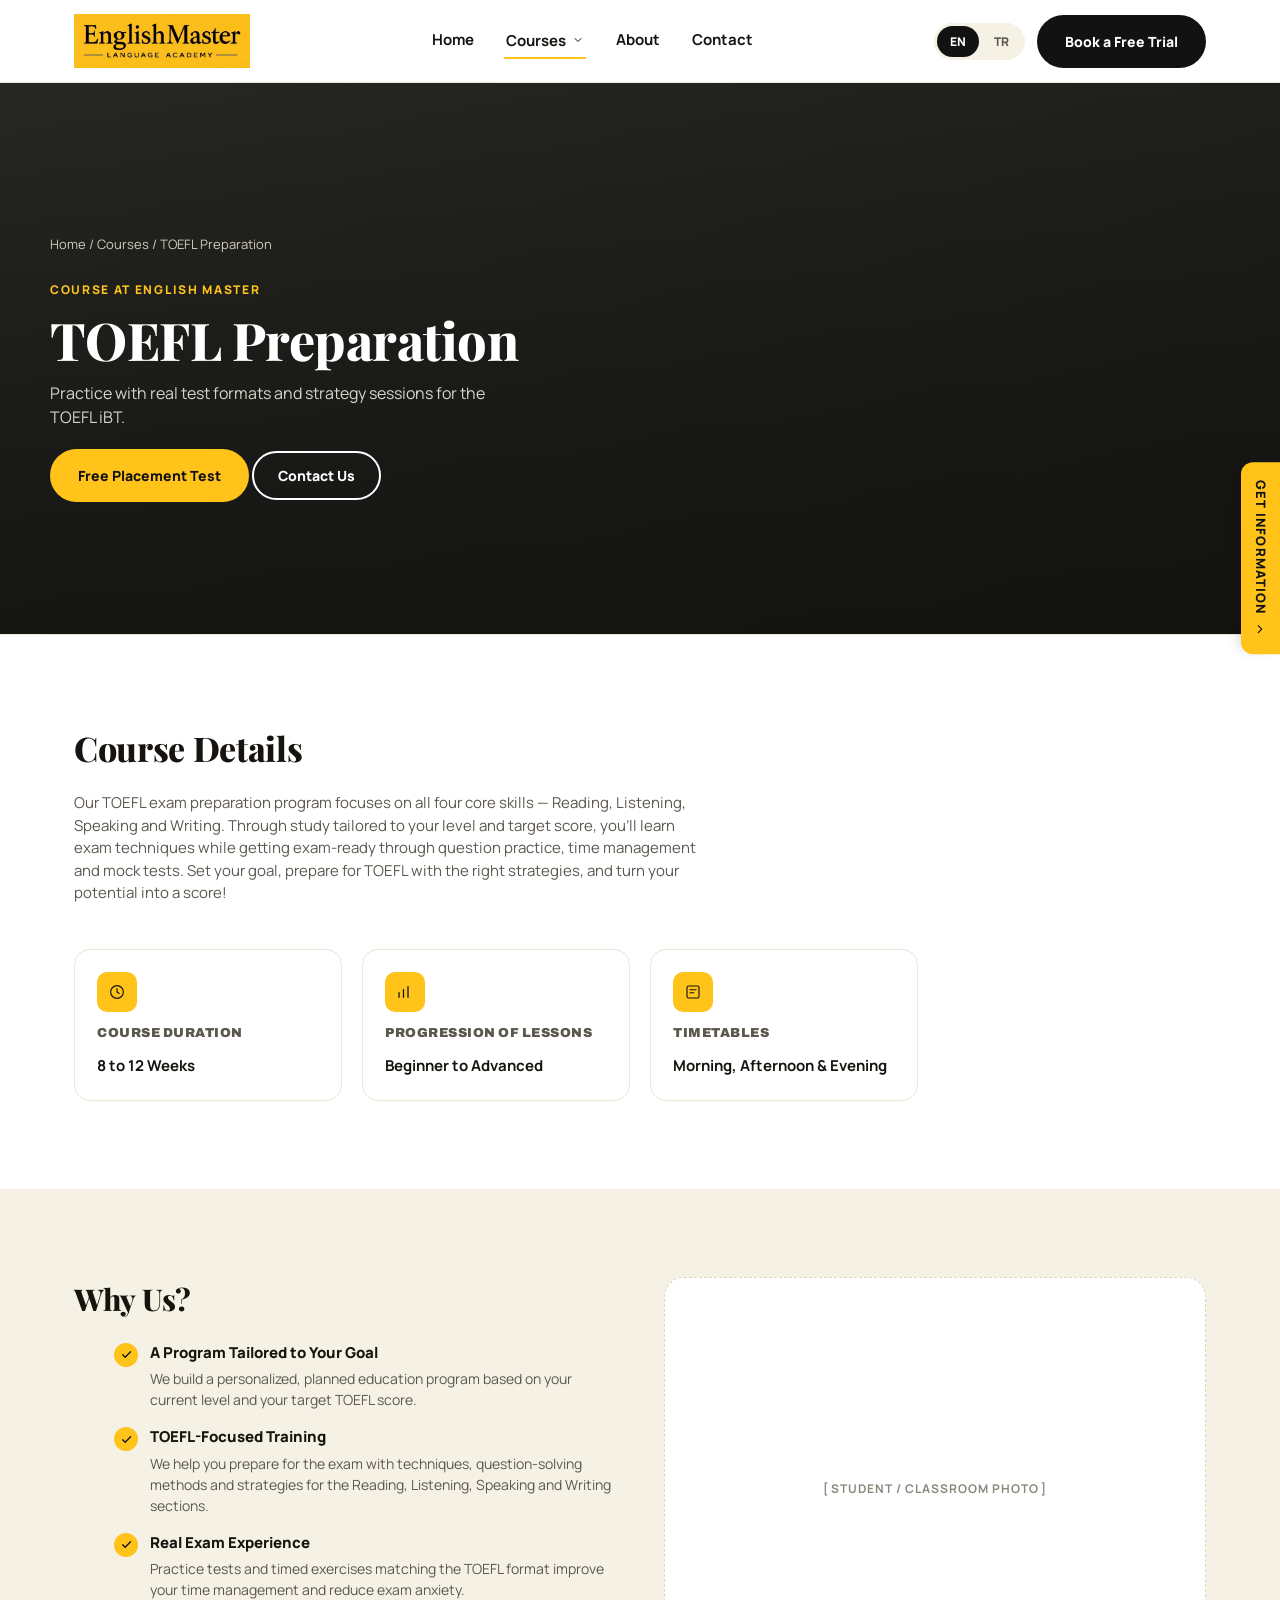
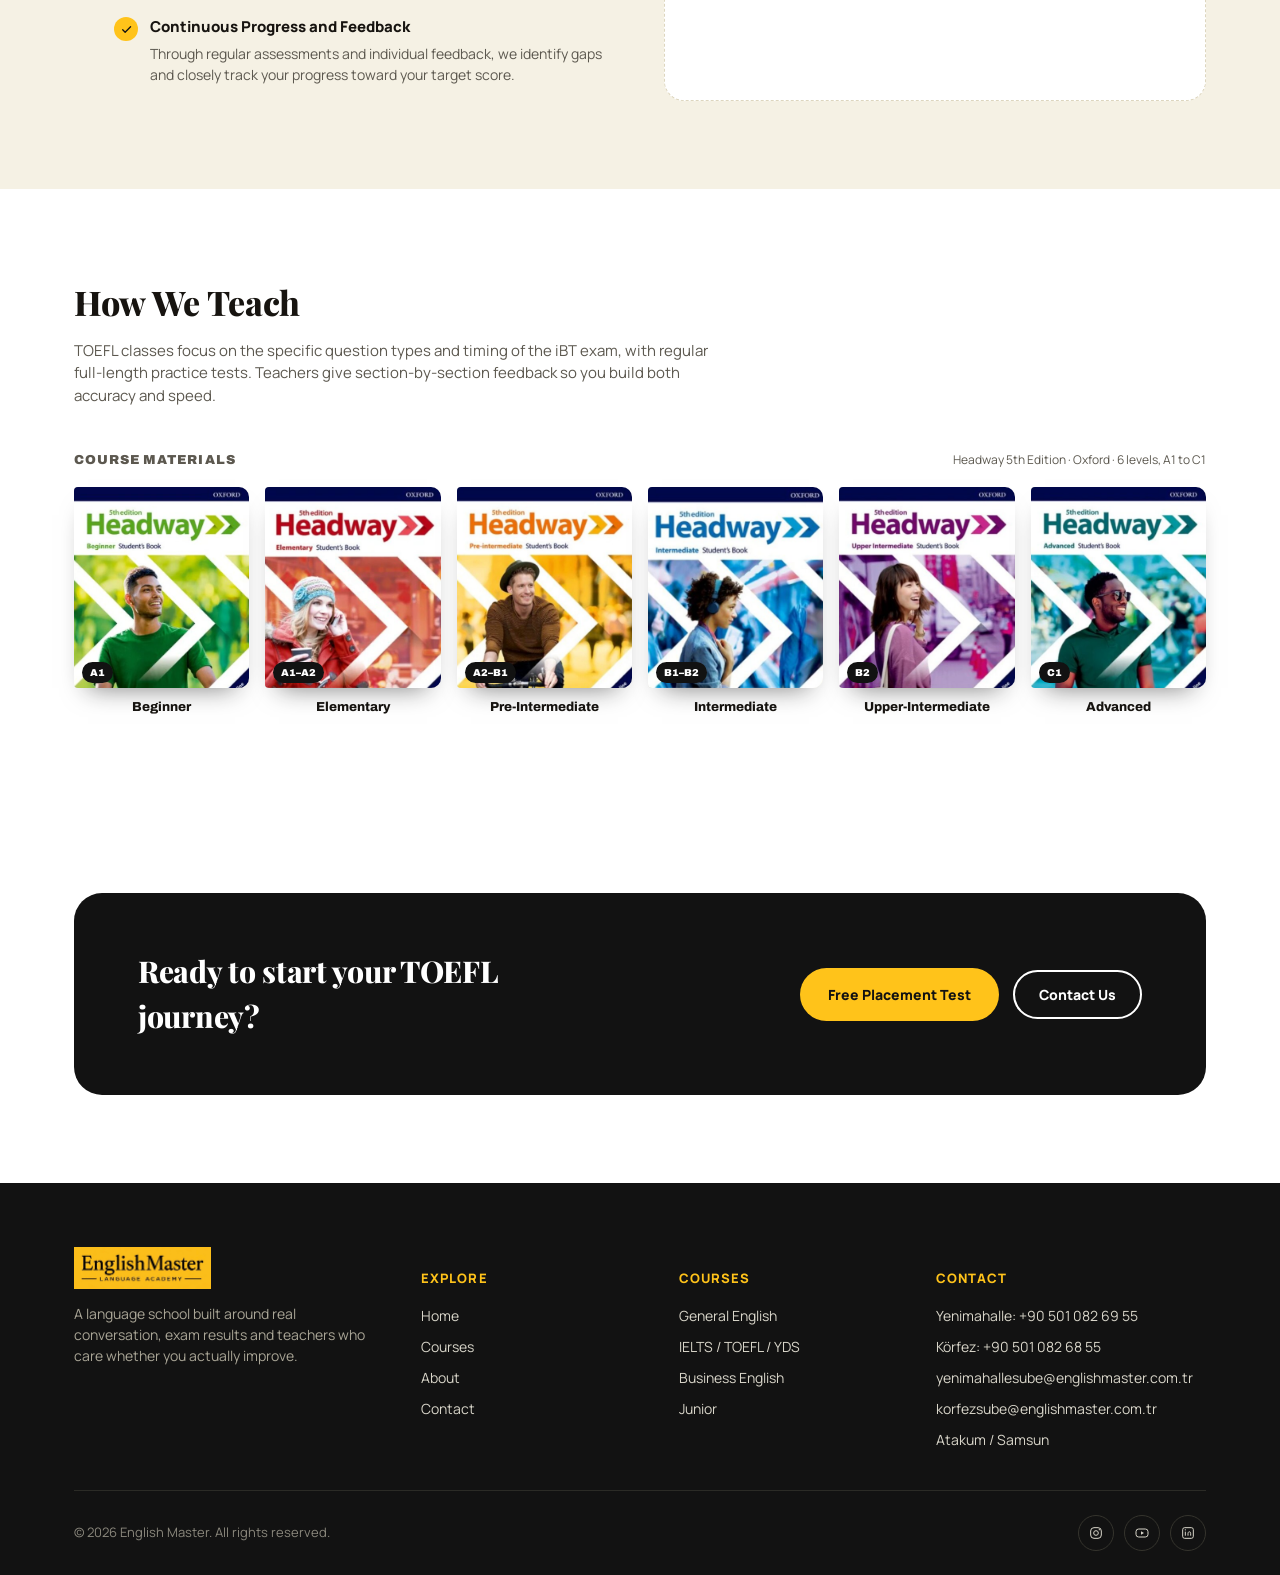
<file: course-toefl.html>
<!doctype html>
<html lang="en">
<head>
<meta charset="UTF-8">
<meta name="viewport" content="width=device-width, initial-scale=1.0, viewport-fit=cover">
<meta name="color-scheme" content="light only">
<meta name="theme-color" content="#FFC31A">
<title>TOEFL Preparation Course — English Master</title>
<meta name="description" content="TOEFL Preparation at English Master — practice with real iBT test formats and strategy sessions, plus a free placement test.">
<link rel="stylesheet" href="css/style.css">
</head>
<body>

<header class="site-header">
  <div class="header-inner">
    <a href="/" class="logo">
      <span class="logo-badge">
        <img src="images/logo.png" alt="English Master Language Academy" class="logo-img">
      </span>
    </a>
    <nav class="main-nav" id="mainNav">
      <a href="/" data-i18n="nav.home">Home</a>
      <div class="nav-item has-dropdown">
        <button type="button" class="dropdown-trigger active" aria-expanded="false" aria-haspopup="true">
          <span data-i18n="nav.courses">Courses</span>
          <svg width="12" height="12" viewBox="0 0 24 24" fill="none"><path d="M6 9l6 6 6-6" stroke="#121212" stroke-width="2" stroke-linecap="round" stroke-linejoin="round"/></svg>
        </button>
        <div class="dropdown-menu">
          <a href="/course-general-english" data-i18n="footer.courseGeneral">General English</a>
          <a href="/course-ielts" data-i18n="courses.card2.title">IELTS Preparation</a>
          <a href="/course-toefl" data-i18n="courses.card3.title">TOEFL Preparation</a>
          <a href="/course-yds" data-i18n="courses.card4.title">YDS / YÖKDİL</a>
          <a href="/course-business-english" data-i18n="courses.card5.title">Business English</a>
          <a href="/course-junior" data-i18n="courses.card6.title">Junior</a>
          <a href="/courses" class="dropdown-viewall" data-i18n="home.courses.viewAll">View All Courses</a>
        </div>
      </div>
      <a href="/about" data-i18n="nav.about">About</a>
      <a href="/contact" data-i18n="nav.contact">Contact</a>
    </nav>
    <div class="header-actions">
      <div class="lang-toggle" id="langToggle">
        <button type="button" class="lang-btn active" data-lang="en" aria-pressed="true">EN</button>
        <button type="button" class="lang-btn" data-lang="tr" aria-pressed="false">TR</button>
      </div>
      <a class="btn btn-primary" href="/contact#lead-form" data-i18n="common.bookTrial">Book a Free Trial</a>
      <button class="nav-toggle" id="navToggle" aria-label="Toggle menu">
        <svg width="20" height="20" viewBox="0 0 24 24" fill="none"><path d="M4 6h16M4 12h16M4 18h16" stroke="#121212" stroke-width="2" stroke-linecap="round"/></svg>
      </button>
    </div>
  </div>
</header>

<section class="course-hero">
  <div class="container course-hero-inner">
    <div class="breadcrumb">
      <a href="/" data-i18n="nav.home">Home</a> /
      <a href="/courses" data-i18n="courseDetail.breadcrumb.courses">Courses</a> /
      <span data-i18n="courses.card3.title">TOEFL Preparation</span>
    </div>
    <span class="course-hero-kicker" data-i18n="courseDetail.kicker">Course at English Master</span>
    <h1 data-i18n="courses.card3.title">TOEFL Preparation</h1>
    <p data-i18n="courses.card3.desc">Practice with real test formats and strategy sessions for the TOEFL iBT.</p>
    <div class="hero-actions">
      <a class="btn btn-secondary" href="/contact#lead-form" data-i18n="courseDetail.ctaBanner.cta1">Free Placement Test</a>
      <a class="btn btn-outline" style="border-color:#fff; color:#fff;" href="/contact" data-i18n="courseDetail.ctaBanner.cta2">Contact Us</a>
    </div>
  </div>
</section>

<section class="reveal">
  <div class="container">
    <div class="section-head">
      <h2 data-i18n="courseDetail.details.heading">Course Details</h2>
      <p class="text-soft" data-i18n="toefl.details.p1" style="margin-top:6px;">Our TOEFL exam preparation program focuses on all four core skills — Reading, Listening, Speaking and Writing. Through study tailored to your level and target score, you'll learn exam techniques while getting exam-ready through question practice, time management and mock tests. Set your goal, prepare for TOEFL with the right strategies, and turn your potential into a score!</p>
    </div>
    <div class="course-info-grid stagger">
      <div class="info-card">
        <span class="icon-badge">
          <svg width="18" height="18" viewBox="0 0 24 24" fill="none"><circle cx="12" cy="12" r="8.5" stroke="#121212" stroke-width="1.5"/><path d="M12 7.5V12l3 2" stroke="#121212" stroke-width="1.5" stroke-linecap="round" stroke-linejoin="round"/></svg>
        </span>
        <h4 data-i18n="courseDetail.info.duration.label">Course Duration</h4>
        <p data-i18n="toefl.info.duration">8 to 12 Weeks</p>
      </div>
      <div class="info-card">
        <span class="icon-badge">
          <svg width="18" height="18" viewBox="0 0 24 24" fill="none"><path d="M4 19V13M10 19V9M16 19V5" stroke="#121212" stroke-width="1.7" stroke-linecap="round"/></svg>
        </span>
        <h4 data-i18n="courseDetail.info.progression.label">Progression of Lessons</h4>
        <p data-i18n="courseDetail.info.progression.value">Beginner to Advanced</p>
      </div>
      <div class="info-card">
        <span class="icon-badge">
          <svg width="18" height="18" viewBox="0 0 24 24" fill="none"><rect x="4" y="4" width="16" height="16" rx="2" stroke="#121212" stroke-width="1.5"/><path d="M8 9h8M8 13h5" stroke="#121212" stroke-width="1.5" stroke-linecap="round"/></svg>
        </span>
        <h4 data-i18n="courseDetail.info.timetable.label">Timetables</h4>
        <p data-i18n="courseDetail.info.timetable.value">Morning, Afternoon &amp; Evening</p>
      </div>
    </div>
  </div>
</section>

<section class="bg-sand reveal">
  <div class="container split-grid">
    <div>
      <h2 style="font-size:30px; margin-bottom:20px;" data-i18n="toefl.why.heading">Why Choose Our TOEFL Preparation Course?</h2>
      <ul class="why-list">
        <li><span class="check-badge"><svg width="13" height="13" viewBox="0 0 24 24" fill="none"><path d="M5 12.5l4.5 4.5L19.5 7" stroke="#121212" stroke-width="2.4" fill="none" stroke-linecap="round" stroke-linejoin="round"/></svg></span><span class="why-item-text"><strong class="why-item-title" data-i18n="toefl.why.item1.title">A Program Tailored to Your Goal</strong><span class="why-item-desc" data-i18n="toefl.why.item1.desc">We build a personalized, planned education program based on your current level and your target TOEFL score.</span></span></li>
        <li><span class="check-badge"><svg width="13" height="13" viewBox="0 0 24 24" fill="none"><path d="M5 12.5l4.5 4.5L19.5 7" stroke="#121212" stroke-width="2.4" fill="none" stroke-linecap="round" stroke-linejoin="round"/></svg></span><span class="why-item-text"><strong class="why-item-title" data-i18n="toefl.why.item2.title">TOEFL-Focused Training</strong><span class="why-item-desc" data-i18n="toefl.why.item2.desc">We help you prepare for the exam with techniques, question-solving methods and strategies for the Reading, Listening, Speaking and Writing sections.</span></span></li>
        <li><span class="check-badge"><svg width="13" height="13" viewBox="0 0 24 24" fill="none"><path d="M5 12.5l4.5 4.5L19.5 7" stroke="#121212" stroke-width="2.4" fill="none" stroke-linecap="round" stroke-linejoin="round"/></svg></span><span class="why-item-text"><strong class="why-item-title" data-i18n="toefl.why.item3.title">Real Exam Experience</strong><span class="why-item-desc" data-i18n="toefl.why.item3.desc">Practice tests and timed exercises matching the TOEFL format improve your time management and reduce exam anxiety.</span></span></li>
        <li><span class="check-badge"><svg width="13" height="13" viewBox="0 0 24 24" fill="none"><path d="M5 12.5l4.5 4.5L19.5 7" stroke="#121212" stroke-width="2.4" fill="none" stroke-linecap="round" stroke-linejoin="round"/></svg></span><span class="why-item-text"><strong class="why-item-title" data-i18n="toefl.why.item4.title">Continuous Progress and Feedback</strong><span class="why-item-desc" data-i18n="toefl.why.item4.desc">Through regular assessments and individual feedback, we identify gaps and closely track your progress toward your target score.</span></span></li>
      </ul>
    </div>
    <div class="photo-placeholder" style="min-height:300px; background:var(--em-white); border-color:#ddd6bf; color:#8a877c;" data-i18n="home.hero.photoPlaceholder">[ Student / classroom photo ]</div>
  </div>
</section>

<section class="reveal">
  <div class="container">
    <div class="section-head">
      <h2 data-i18n="courseDetail.teach.heading">How We Teach</h2>
      <p class="text-soft" data-i18n="toefl.teach.p1">TOEFL classes focus on the specific question types and timing of the iBT exam, with regular full-length practice tests. Teachers give section-by-section feedback so you build both accuracy and speed.</p>
    </div>
    <div style="display:flex; align-items:baseline; justify-content:space-between; gap:16px; flex-wrap:wrap; margin-bottom:16px;">
      <h4 style="font-size:13px; text-transform:uppercase; letter-spacing:0.08em; color:var(--em-text-soft);" data-i18n="courseDetail.books.heading">Course Materials</h4>
      <span class="text-soft" style="font-size:12px;" data-i18n="courseDetail.books.note">Headway 5th Edition · Oxford · 6 levels, A1 to C1</span>
    </div>
    <div class="book-grid stagger">
      <figure class="book-card book-photo">
        <span class="book-img"><img src="images/books/headway-beginner.jpg" alt="Headway 5th edition Beginner Student's Book" width="440" height="505" loading="lazy" decoding="async"></span>
        <span class="book-cefr">A1</span>
        <figcaption class="book-level" data-i18n="courseDetail.books.level1">Beginner</figcaption>
      </figure>
      <figure class="book-card book-photo">
        <span class="book-img"><img src="images/books/headway-elementary.jpg" alt="Headway 5th edition Elementary Student's Book" width="440" height="505" loading="lazy" decoding="async"></span>
        <span class="book-cefr">A1–A2</span>
        <figcaption class="book-level" data-i18n="courseDetail.books.level2">Elementary</figcaption>
      </figure>
      <figure class="book-card book-photo">
        <span class="book-img"><img src="images/books/headway-pre-intermediate.jpg" alt="Headway 5th edition Pre-Intermediate Student's Book" width="440" height="505" loading="lazy" decoding="async"></span>
        <span class="book-cefr">A2–B1</span>
        <figcaption class="book-level" data-i18n="courseDetail.books.level3">Pre-Intermediate</figcaption>
      </figure>
      <figure class="book-card book-photo">
        <span class="book-img"><img src="images/books/headway-intermediate.jpg" alt="Headway 5th edition Intermediate Student's Book" width="440" height="505" loading="lazy" decoding="async"></span>
        <span class="book-cefr">B1–B2</span>
        <figcaption class="book-level" data-i18n="courseDetail.books.level4">Intermediate</figcaption>
      </figure>
      <figure class="book-card book-photo">
        <span class="book-img"><img src="images/books/headway-upper-intermediate.jpg" alt="Headway 5th edition Upper-Intermediate Student's Book" width="440" height="505" loading="lazy" decoding="async"></span>
        <span class="book-cefr">B2</span>
        <figcaption class="book-level" data-i18n="courseDetail.books.level5">Upper-Intermediate</figcaption>
      </figure>
      <figure class="book-card book-photo">
        <span class="book-img"><img src="images/books/headway-advanced.jpg" alt="Headway 5th edition Advanced Student's Book" width="440" height="505" loading="lazy" decoding="async"></span>
        <span class="book-cefr">C1</span>
        <figcaption class="book-level" data-i18n="courseDetail.books.level6">Advanced</figcaption>
      </figure>
    </div>
  </div>
</section>

<section class="reveal">
  <div class="container">
    <div class="cta-banner">
      <h2 data-i18n="toefl.ctaBanner.title">Ready to start your TOEFL journey?</h2>
      <div class="cta-banner-actions">
        <a class="btn btn-secondary" href="/contact#lead-form" data-i18n="courseDetail.ctaBanner.cta1">Free Placement Test</a>
        <a class="btn btn-outline" style="border-color:#fff; color:#fff;" href="/contact" data-i18n="courseDetail.ctaBanner.cta2">Contact Us</a>
      </div>
    </div>
  </div>
</section>

<a href="/contact#lead-form" class="get-info-tab">
  <span data-i18n="common.getInfo">Get Information</span>
  <svg width="14" height="14" viewBox="0 0 24 24" fill="none" style="writing-mode:horizontal-tb;"><path d="M9 6l6 6-6 6" stroke="#121212" stroke-width="2" fill="none" stroke-linecap="round" stroke-linejoin="round"/></svg>
</a>

<footer class="site-footer">
  <div class="container">
    <div class="footer-grid">
      <div class="footer-brand">
        <div class="logo">
          <span class="logo-badge logo-badge-footer">
            <img src="images/logo.png" alt="English Master Language Academy" class="logo-img logo-img-footer">
          </span>
        </div>
        <p data-i18n="footer.tagline">A language school built around real conversation, exam results and teachers who care whether you actually improve.</p>
      </div>
      <div>
        <h5 data-i18n="footer.explore">Explore</h5>
        <div class="footer-links">
          <a href="/" data-i18n="nav.home">Home</a>
          <a href="/courses" data-i18n="nav.courses">Courses</a>
          <a href="/about" data-i18n="nav.about">About</a>
          <a href="/contact" data-i18n="nav.contact">Contact</a>
        </div>
      </div>
      <div>
        <h5 data-i18n="footer.coursesHeading">Courses</h5>
        <div class="footer-links">
          <a href="/course-general-english" data-i18n="footer.courseGeneral">General English</a>
          <a href="/course-ielts" data-i18n="footer.courseExam">IELTS / TOEFL / YDS</a>
          <a href="/course-business-english" data-i18n="footer.courseBusiness">Business English</a>
          <a href="/course-junior" data-i18n="footer.courseKids">Junior</a>
        </div>
      </div>
      <div>
        <h5 data-i18n="footer.contactHeading">Contact</h5>
        <div class="footer-links">
          <a href="tel:+905010826955">Yenimahalle: +90 501 082 69 55</a>
          <a href="tel:+905010826855">Körfez: +90 501 082 68 55</a>
          <a href="mailto:yenimahallesube@englishmaster.com.tr">yenimahallesube@englishmaster.com.tr</a>
          <a href="mailto:korfezsube@englishmaster.com.tr">korfezsube@englishmaster.com.tr</a>
          <span data-i18n="footer.address">Atakum / Samsun</span>
        </div>
      </div>
    </div>
    <div class="footer-bottom">
      <span>© <span id="year"></span> English Master. <span data-i18n="footer.rights">All rights reserved.</span></span>
      <div class="social-row">
        <a class="social-icon" href="#" aria-label="Instagram"><svg width="16" height="16" viewBox="0 0 24 24" fill="none"><rect x="4" y="4" width="16" height="16" rx="5" stroke="#d8d5c9" stroke-width="1.5"/><circle cx="12" cy="12" r="3.5" stroke="#d8d5c9" stroke-width="1.5"/><circle cx="17" cy="7" r="1" fill="#d8d5c9"/></svg></a>
        <a class="social-icon" href="#" aria-label="YouTube"><svg width="16" height="16" viewBox="0 0 24 24" fill="none"><rect x="3" y="6" width="18" height="12" rx="4" stroke="#d8d5c9" stroke-width="1.5"/><path d="M10.5 9.5v5l4.5-2.5z" fill="#d8d5c9"/></svg></a>
        <a class="social-icon" href="#" aria-label="LinkedIn"><svg width="16" height="16" viewBox="0 0 24 24" fill="none"><rect x="4" y="4" width="16" height="16" rx="3" stroke="#d8d5c9" stroke-width="1.5"/><line x1="8" y1="10" x2="8" y2="16" stroke="#d8d5c9" stroke-width="1.5"/><circle cx="8" cy="7.3" r="1" fill="#d8d5c9"/><path d="M12 16v-3.5c0-1.4 1-2.3 2.2-2.3 1.2 0 1.8.8 1.8 2.3V16" stroke="#d8d5c9" stroke-width="1.5" fill="none"/></svg></a>
      </div>
    </div>
  </div>
</footer>

<script src="js/i18n.js"></script>
<script src="js/motion.js"></script>
<script src="js/main.js"></script>
<script>document.getElementById('year').textContent = new Date().getFullYear();</script>
</body>
</html>
</file>
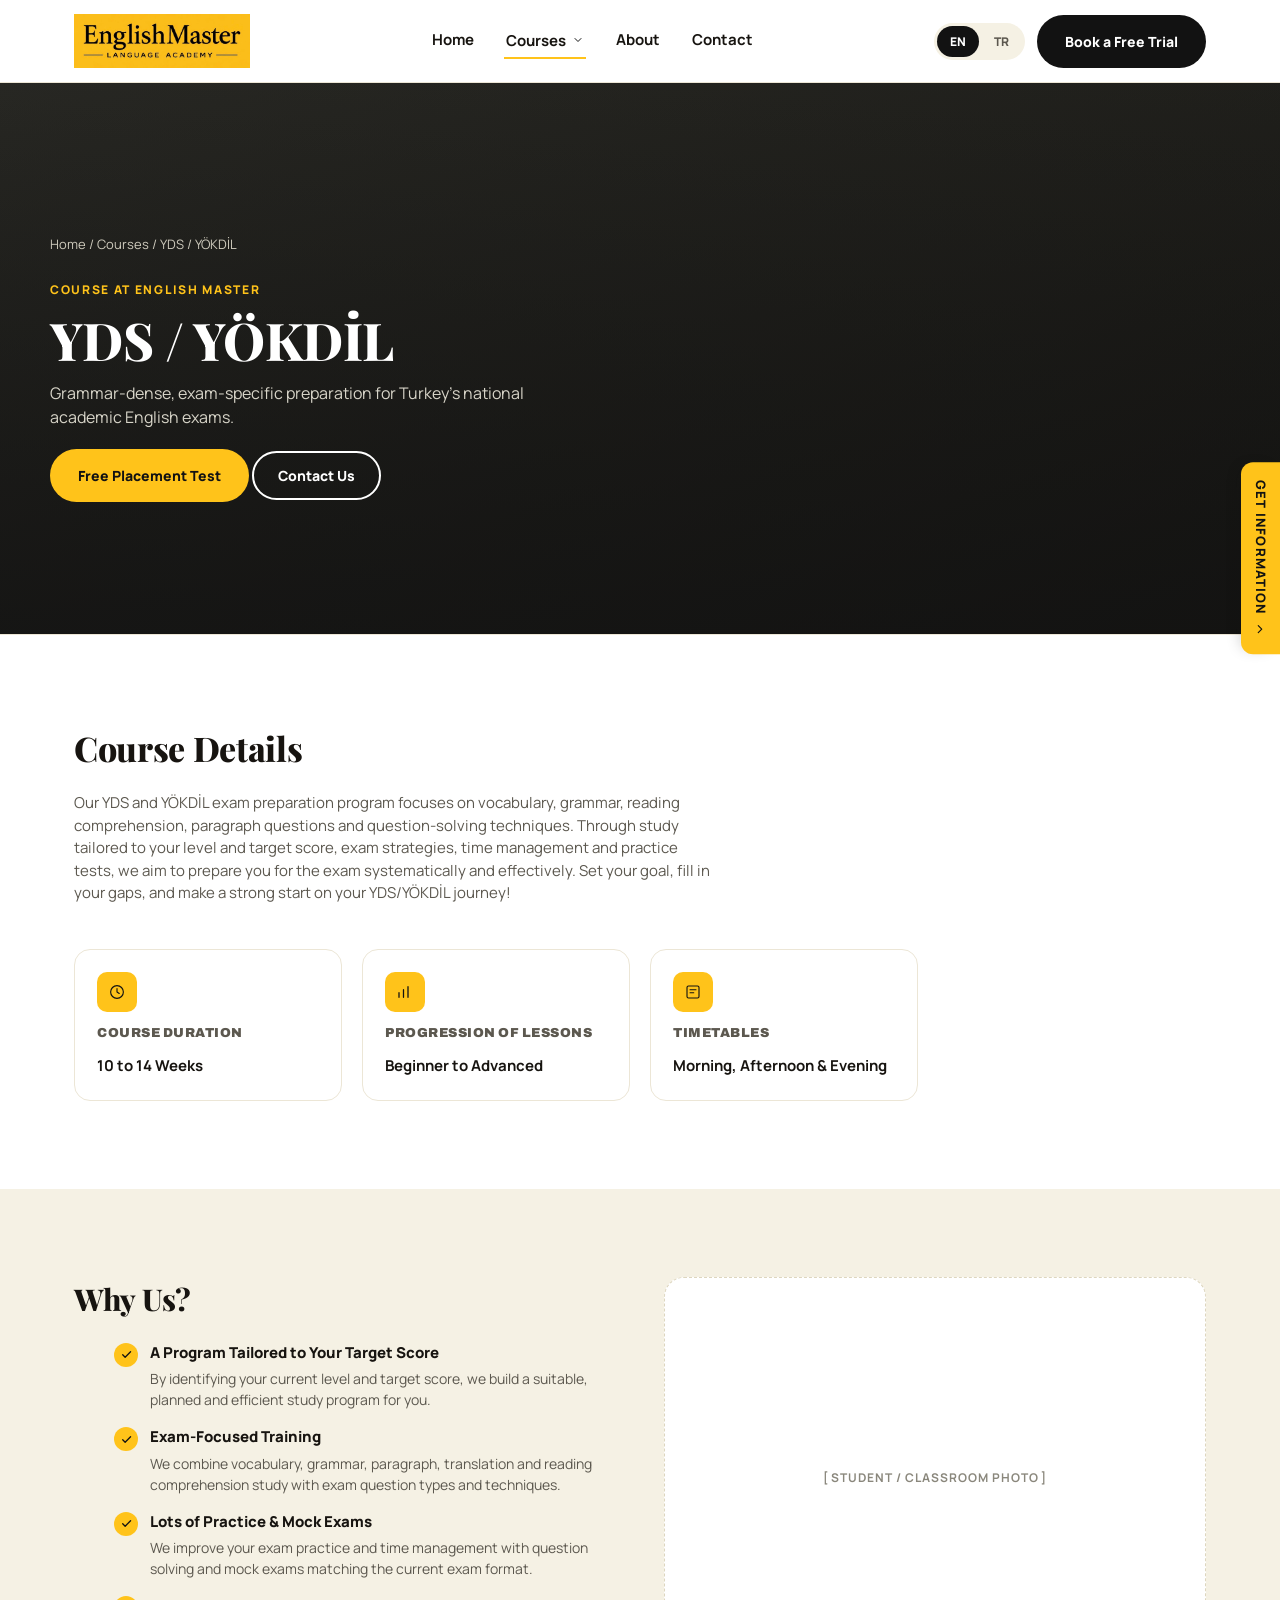
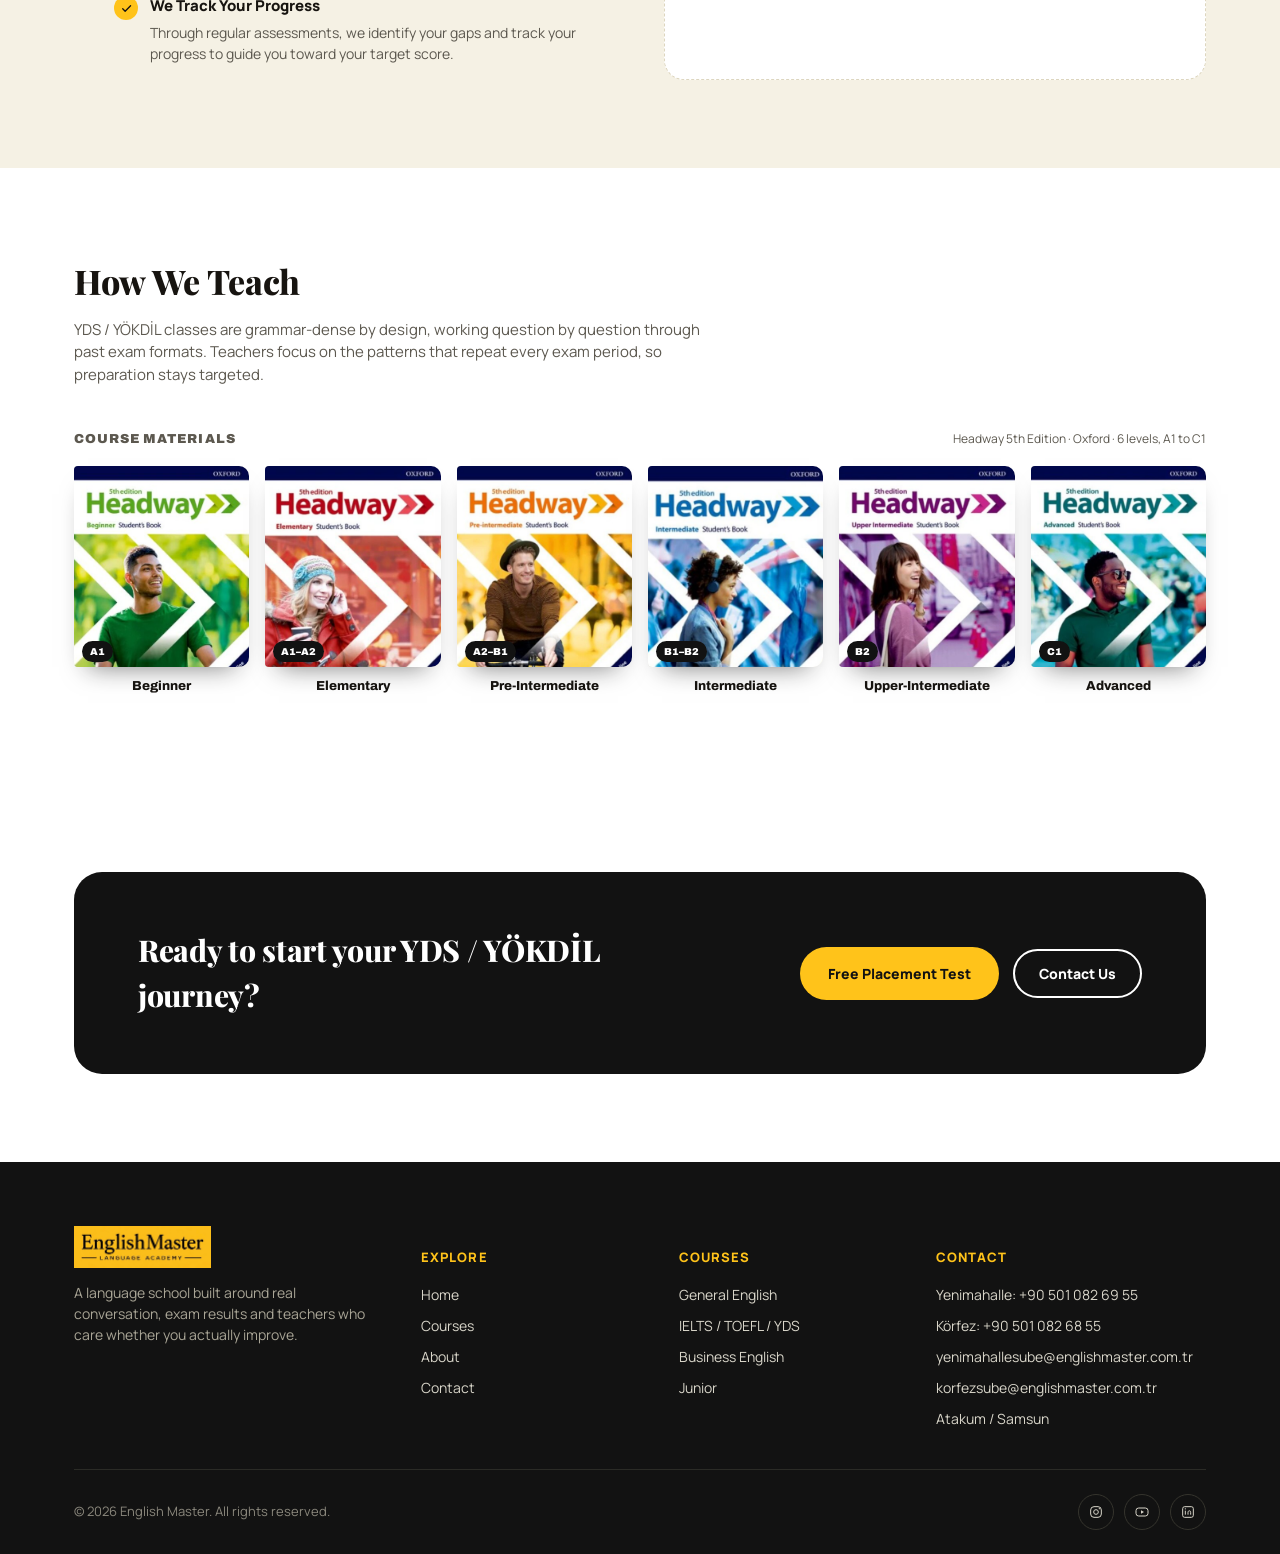
<file: course-yds.html>
<!doctype html>
<html lang="en">
<head>
<meta charset="UTF-8">
<meta name="viewport" content="width=device-width, initial-scale=1.0, viewport-fit=cover">
<meta name="color-scheme" content="light only">
<meta name="theme-color" content="#FFC31A">
<title>YDS / YÖKDİL Preparation Course — English Master</title>
<meta name="description" content="YDS / YÖKDİL Preparation at English Master — grammar-dense, exam-specific preparation for Turkey's national academic English exams.">
<link rel="stylesheet" href="css/style.css">
</head>
<body>

<header class="site-header">
  <div class="header-inner">
    <a href="/" class="logo">
      <span class="logo-badge">
        <img src="images/logo.png" alt="English Master Language Academy" class="logo-img">
      </span>
    </a>
    <nav class="main-nav" id="mainNav">
      <a href="/" data-i18n="nav.home">Home</a>
      <div class="nav-item has-dropdown">
        <button type="button" class="dropdown-trigger active" aria-expanded="false" aria-haspopup="true">
          <span data-i18n="nav.courses">Courses</span>
          <svg width="12" height="12" viewBox="0 0 24 24" fill="none"><path d="M6 9l6 6 6-6" stroke="#121212" stroke-width="2" stroke-linecap="round" stroke-linejoin="round"/></svg>
        </button>
        <div class="dropdown-menu">
          <a href="/course-general-english" data-i18n="footer.courseGeneral">General English</a>
          <a href="/course-ielts" data-i18n="courses.card2.title">IELTS Preparation</a>
          <a href="/course-toefl" data-i18n="courses.card3.title">TOEFL Preparation</a>
          <a href="/course-yds" data-i18n="courses.card4.title">YDS / YÖKDİL</a>
          <a href="/course-business-english" data-i18n="courses.card5.title">Business English</a>
          <a href="/course-junior" data-i18n="courses.card6.title">Junior</a>
          <a href="/courses" class="dropdown-viewall" data-i18n="home.courses.viewAll">View All Courses</a>
        </div>
      </div>
      <a href="/about" data-i18n="nav.about">About</a>
      <a href="/contact" data-i18n="nav.contact">Contact</a>
    </nav>
    <div class="header-actions">
      <div class="lang-toggle" id="langToggle">
        <button type="button" class="lang-btn active" data-lang="en" aria-pressed="true">EN</button>
        <button type="button" class="lang-btn" data-lang="tr" aria-pressed="false">TR</button>
      </div>
      <a class="btn btn-primary" href="/contact#lead-form" data-i18n="common.bookTrial">Book a Free Trial</a>
      <button class="nav-toggle" id="navToggle" aria-label="Toggle menu">
        <svg width="20" height="20" viewBox="0 0 24 24" fill="none"><path d="M4 6h16M4 12h16M4 18h16" stroke="#121212" stroke-width="2" stroke-linecap="round"/></svg>
      </button>
    </div>
  </div>
</header>

<section class="course-hero">
  <div class="container course-hero-inner">
    <div class="breadcrumb">
      <a href="/" data-i18n="nav.home">Home</a> /
      <a href="/courses" data-i18n="courseDetail.breadcrumb.courses">Courses</a> /
      <span data-i18n="courses.card4.title">YDS / YÖKDİL</span>
    </div>
    <span class="course-hero-kicker" data-i18n="courseDetail.kicker">Course at English Master</span>
    <h1 data-i18n="courses.card4.title">YDS / YÖKDİL</h1>
    <p data-i18n="courses.card4.desc">Grammar-dense, exam-specific preparation for Turkey's national academic English exams.</p>
    <div class="hero-actions">
      <a class="btn btn-secondary" href="/contact#lead-form" data-i18n="courseDetail.ctaBanner.cta1">Free Placement Test</a>
      <a class="btn btn-outline" style="border-color:#fff; color:#fff;" href="/contact" data-i18n="courseDetail.ctaBanner.cta2">Contact Us</a>
    </div>
  </div>
</section>

<section class="reveal">
  <div class="container">
    <div class="section-head">
      <h2 data-i18n="courseDetail.details.heading">Course Details</h2>
      <p class="text-soft" data-i18n="yds.details.p1" style="margin-top:6px;">Our YDS and YÖKDİL exam preparation program focuses on vocabulary, grammar, reading comprehension, paragraph questions and question-solving techniques. Through study tailored to your level and target score, exam strategies, time management and practice tests, we aim to prepare you for the exam systematically and effectively. Set your goal, fill in your gaps, and make a strong start on your YDS/YÖKDİL journey!</p>
    </div>
    <div class="course-info-grid stagger">
      <div class="info-card">
        <span class="icon-badge">
          <svg width="18" height="18" viewBox="0 0 24 24" fill="none"><circle cx="12" cy="12" r="8.5" stroke="#121212" stroke-width="1.5"/><path d="M12 7.5V12l3 2" stroke="#121212" stroke-width="1.5" stroke-linecap="round" stroke-linejoin="round"/></svg>
        </span>
        <h4 data-i18n="courseDetail.info.duration.label">Course Duration</h4>
        <p data-i18n="yds.info.duration">10 to 14 Weeks</p>
      </div>
      <div class="info-card">
        <span class="icon-badge">
          <svg width="18" height="18" viewBox="0 0 24 24" fill="none"><path d="M4 19V13M10 19V9M16 19V5" stroke="#121212" stroke-width="1.7" stroke-linecap="round"/></svg>
        </span>
        <h4 data-i18n="courseDetail.info.progression.label">Progression of Lessons</h4>
        <p data-i18n="courseDetail.info.progression.value">Beginner to Advanced</p>
      </div>
      <div class="info-card">
        <span class="icon-badge">
          <svg width="18" height="18" viewBox="0 0 24 24" fill="none"><rect x="4" y="4" width="16" height="16" rx="2" stroke="#121212" stroke-width="1.5"/><path d="M8 9h8M8 13h5" stroke="#121212" stroke-width="1.5" stroke-linecap="round"/></svg>
        </span>
        <h4 data-i18n="courseDetail.info.timetable.label">Timetables</h4>
        <p data-i18n="courseDetail.info.timetable.value">Morning, Afternoon &amp; Evening</p>
      </div>
    </div>
  </div>
</section>

<section class="bg-sand reveal">
  <div class="container split-grid">
    <div>
      <h2 style="font-size:30px; margin-bottom:20px;" data-i18n="yds.why.heading">Why Choose Our YDS / YÖKDİL Preparation Course?</h2>
      <ul class="why-list">
        <li><span class="check-badge"><svg width="13" height="13" viewBox="0 0 24 24" fill="none"><path d="M5 12.5l4.5 4.5L19.5 7" stroke="#121212" stroke-width="2.4" fill="none" stroke-linecap="round" stroke-linejoin="round"/></svg></span><span class="why-item-text"><strong class="why-item-title" data-i18n="yds.why.item1.title">A Program Tailored to Your Target Score</strong><span class="why-item-desc" data-i18n="yds.why.item1.desc">By identifying your current level and target score, we build a suitable, planned and efficient study program for you.</span></span></li>
        <li><span class="check-badge"><svg width="13" height="13" viewBox="0 0 24 24" fill="none"><path d="M5 12.5l4.5 4.5L19.5 7" stroke="#121212" stroke-width="2.4" fill="none" stroke-linecap="round" stroke-linejoin="round"/></svg></span><span class="why-item-text"><strong class="why-item-title" data-i18n="yds.why.item2.title">Exam-Focused Training</strong><span class="why-item-desc" data-i18n="yds.why.item2.desc">We combine vocabulary, grammar, paragraph, translation and reading comprehension study with exam question types and techniques.</span></span></li>
        <li><span class="check-badge"><svg width="13" height="13" viewBox="0 0 24 24" fill="none"><path d="M5 12.5l4.5 4.5L19.5 7" stroke="#121212" stroke-width="2.4" fill="none" stroke-linecap="round" stroke-linejoin="round"/></svg></span><span class="why-item-text"><strong class="why-item-title" data-i18n="yds.why.item3.title">Lots of Practice &amp; Mock Exams</strong><span class="why-item-desc" data-i18n="yds.why.item3.desc">We improve your exam practice and time management with question solving and mock exams matching the current exam format.</span></span></li>
        <li><span class="check-badge"><svg width="13" height="13" viewBox="0 0 24 24" fill="none"><path d="M5 12.5l4.5 4.5L19.5 7" stroke="#121212" stroke-width="2.4" fill="none" stroke-linecap="round" stroke-linejoin="round"/></svg></span><span class="why-item-text"><strong class="why-item-title" data-i18n="yds.why.item4.title">We Track Your Progress</strong><span class="why-item-desc" data-i18n="yds.why.item4.desc">Through regular assessments, we identify your gaps and track your progress to guide you toward your target score.</span></span></li>
      </ul>
    </div>
    <div class="photo-placeholder" style="min-height:300px; background:var(--em-white); border-color:#ddd6bf; color:#8a877c;" data-i18n="home.hero.photoPlaceholder">[ Student / classroom photo ]</div>
  </div>
</section>

<section class="reveal">
  <div class="container">
    <div class="section-head">
      <h2 data-i18n="courseDetail.teach.heading">How We Teach</h2>
      <p class="text-soft" data-i18n="yds.teach.p1">YDS / YÖKDİL classes are grammar-dense by design, working question by question through past exam formats. Teachers focus on the patterns that repeat every exam period, so preparation stays targeted.</p>
    </div>
    <div style="display:flex; align-items:baseline; justify-content:space-between; gap:16px; flex-wrap:wrap; margin-bottom:16px;">
      <h4 style="font-size:13px; text-transform:uppercase; letter-spacing:0.08em; color:var(--em-text-soft);" data-i18n="courseDetail.books.heading">Course Materials</h4>
      <span class="text-soft" style="font-size:12px;" data-i18n="courseDetail.books.note">Headway 5th Edition · Oxford · 6 levels, A1 to C1</span>
    </div>
    <div class="book-grid stagger">
      <figure class="book-card book-photo">
        <span class="book-img"><img src="images/books/headway-beginner.jpg" alt="Headway 5th edition Beginner Student's Book" width="440" height="505" loading="lazy" decoding="async"></span>
        <span class="book-cefr">A1</span>
        <figcaption class="book-level" data-i18n="courseDetail.books.level1">Beginner</figcaption>
      </figure>
      <figure class="book-card book-photo">
        <span class="book-img"><img src="images/books/headway-elementary.jpg" alt="Headway 5th edition Elementary Student's Book" width="440" height="505" loading="lazy" decoding="async"></span>
        <span class="book-cefr">A1–A2</span>
        <figcaption class="book-level" data-i18n="courseDetail.books.level2">Elementary</figcaption>
      </figure>
      <figure class="book-card book-photo">
        <span class="book-img"><img src="images/books/headway-pre-intermediate.jpg" alt="Headway 5th edition Pre-Intermediate Student's Book" width="440" height="505" loading="lazy" decoding="async"></span>
        <span class="book-cefr">A2–B1</span>
        <figcaption class="book-level" data-i18n="courseDetail.books.level3">Pre-Intermediate</figcaption>
      </figure>
      <figure class="book-card book-photo">
        <span class="book-img"><img src="images/books/headway-intermediate.jpg" alt="Headway 5th edition Intermediate Student's Book" width="440" height="505" loading="lazy" decoding="async"></span>
        <span class="book-cefr">B1–B2</span>
        <figcaption class="book-level" data-i18n="courseDetail.books.level4">Intermediate</figcaption>
      </figure>
      <figure class="book-card book-photo">
        <span class="book-img"><img src="images/books/headway-upper-intermediate.jpg" alt="Headway 5th edition Upper-Intermediate Student's Book" width="440" height="505" loading="lazy" decoding="async"></span>
        <span class="book-cefr">B2</span>
        <figcaption class="book-level" data-i18n="courseDetail.books.level5">Upper-Intermediate</figcaption>
      </figure>
      <figure class="book-card book-photo">
        <span class="book-img"><img src="images/books/headway-advanced.jpg" alt="Headway 5th edition Advanced Student's Book" width="440" height="505" loading="lazy" decoding="async"></span>
        <span class="book-cefr">C1</span>
        <figcaption class="book-level" data-i18n="courseDetail.books.level6">Advanced</figcaption>
      </figure>
    </div>
  </div>
</section>

<section class="reveal">
  <div class="container">
    <div class="cta-banner">
      <h2 data-i18n="yds.ctaBanner.title">Ready to start your YDS / YÖKDİL journey?</h2>
      <div class="cta-banner-actions">
        <a class="btn btn-secondary" href="/contact#lead-form" data-i18n="courseDetail.ctaBanner.cta1">Free Placement Test</a>
        <a class="btn btn-outline" style="border-color:#fff; color:#fff;" href="/contact" data-i18n="courseDetail.ctaBanner.cta2">Contact Us</a>
      </div>
    </div>
  </div>
</section>

<a href="/contact#lead-form" class="get-info-tab">
  <span data-i18n="common.getInfo">Get Information</span>
  <svg width="14" height="14" viewBox="0 0 24 24" fill="none" style="writing-mode:horizontal-tb;"><path d="M9 6l6 6-6 6" stroke="#121212" stroke-width="2" fill="none" stroke-linecap="round" stroke-linejoin="round"/></svg>
</a>

<footer class="site-footer">
  <div class="container">
    <div class="footer-grid">
      <div class="footer-brand">
        <div class="logo">
          <span class="logo-badge logo-badge-footer">
            <img src="images/logo.png" alt="English Master Language Academy" class="logo-img logo-img-footer">
          </span>
        </div>
        <p data-i18n="footer.tagline">A language school built around real conversation, exam results and teachers who care whether you actually improve.</p>
      </div>
      <div>
        <h5 data-i18n="footer.explore">Explore</h5>
        <div class="footer-links">
          <a href="/" data-i18n="nav.home">Home</a>
          <a href="/courses" data-i18n="nav.courses">Courses</a>
          <a href="/about" data-i18n="nav.about">About</a>
          <a href="/contact" data-i18n="nav.contact">Contact</a>
        </div>
      </div>
      <div>
        <h5 data-i18n="footer.coursesHeading">Courses</h5>
        <div class="footer-links">
          <a href="/course-general-english" data-i18n="footer.courseGeneral">General English</a>
          <a href="/course-ielts" data-i18n="footer.courseExam">IELTS / TOEFL / YDS</a>
          <a href="/course-business-english" data-i18n="footer.courseBusiness">Business English</a>
          <a href="/course-junior" data-i18n="footer.courseKids">Junior</a>
        </div>
      </div>
      <div>
        <h5 data-i18n="footer.contactHeading">Contact</h5>
        <div class="footer-links">
          <a href="tel:+905010826955">Yenimahalle: +90 501 082 69 55</a>
          <a href="tel:+905010826855">Körfez: +90 501 082 68 55</a>
          <a href="mailto:yenimahallesube@englishmaster.com.tr">yenimahallesube@englishmaster.com.tr</a>
          <a href="mailto:korfezsube@englishmaster.com.tr">korfezsube@englishmaster.com.tr</a>
          <span data-i18n="footer.address">Atakum / Samsun</span>
        </div>
      </div>
    </div>
    <div class="footer-bottom">
      <span>© <span id="year"></span> English Master. <span data-i18n="footer.rights">All rights reserved.</span></span>
      <div class="social-row">
        <a class="social-icon" href="#" aria-label="Instagram"><svg width="16" height="16" viewBox="0 0 24 24" fill="none"><rect x="4" y="4" width="16" height="16" rx="5" stroke="#d8d5c9" stroke-width="1.5"/><circle cx="12" cy="12" r="3.5" stroke="#d8d5c9" stroke-width="1.5"/><circle cx="17" cy="7" r="1" fill="#d8d5c9"/></svg></a>
        <a class="social-icon" href="#" aria-label="YouTube"><svg width="16" height="16" viewBox="0 0 24 24" fill="none"><rect x="3" y="6" width="18" height="12" rx="4" stroke="#d8d5c9" stroke-width="1.5"/><path d="M10.5 9.5v5l4.5-2.5z" fill="#d8d5c9"/></svg></a>
        <a class="social-icon" href="#" aria-label="LinkedIn"><svg width="16" height="16" viewBox="0 0 24 24" fill="none"><rect x="4" y="4" width="16" height="16" rx="3" stroke="#d8d5c9" stroke-width="1.5"/><line x1="8" y1="10" x2="8" y2="16" stroke="#d8d5c9" stroke-width="1.5"/><circle cx="8" cy="7.3" r="1" fill="#d8d5c9"/><path d="M12 16v-3.5c0-1.4 1-2.3 2.2-2.3 1.2 0 1.8.8 1.8 2.3V16" stroke="#d8d5c9" stroke-width="1.5" fill="none"/></svg></a>
      </div>
    </div>
  </div>
</footer>

<script src="js/i18n.js"></script>
<script src="js/motion.js"></script>
<script src="js/main.js"></script>
<script>document.getElementById('year').textContent = new Date().getFullYear();</script>
</body>
</html>
</file>
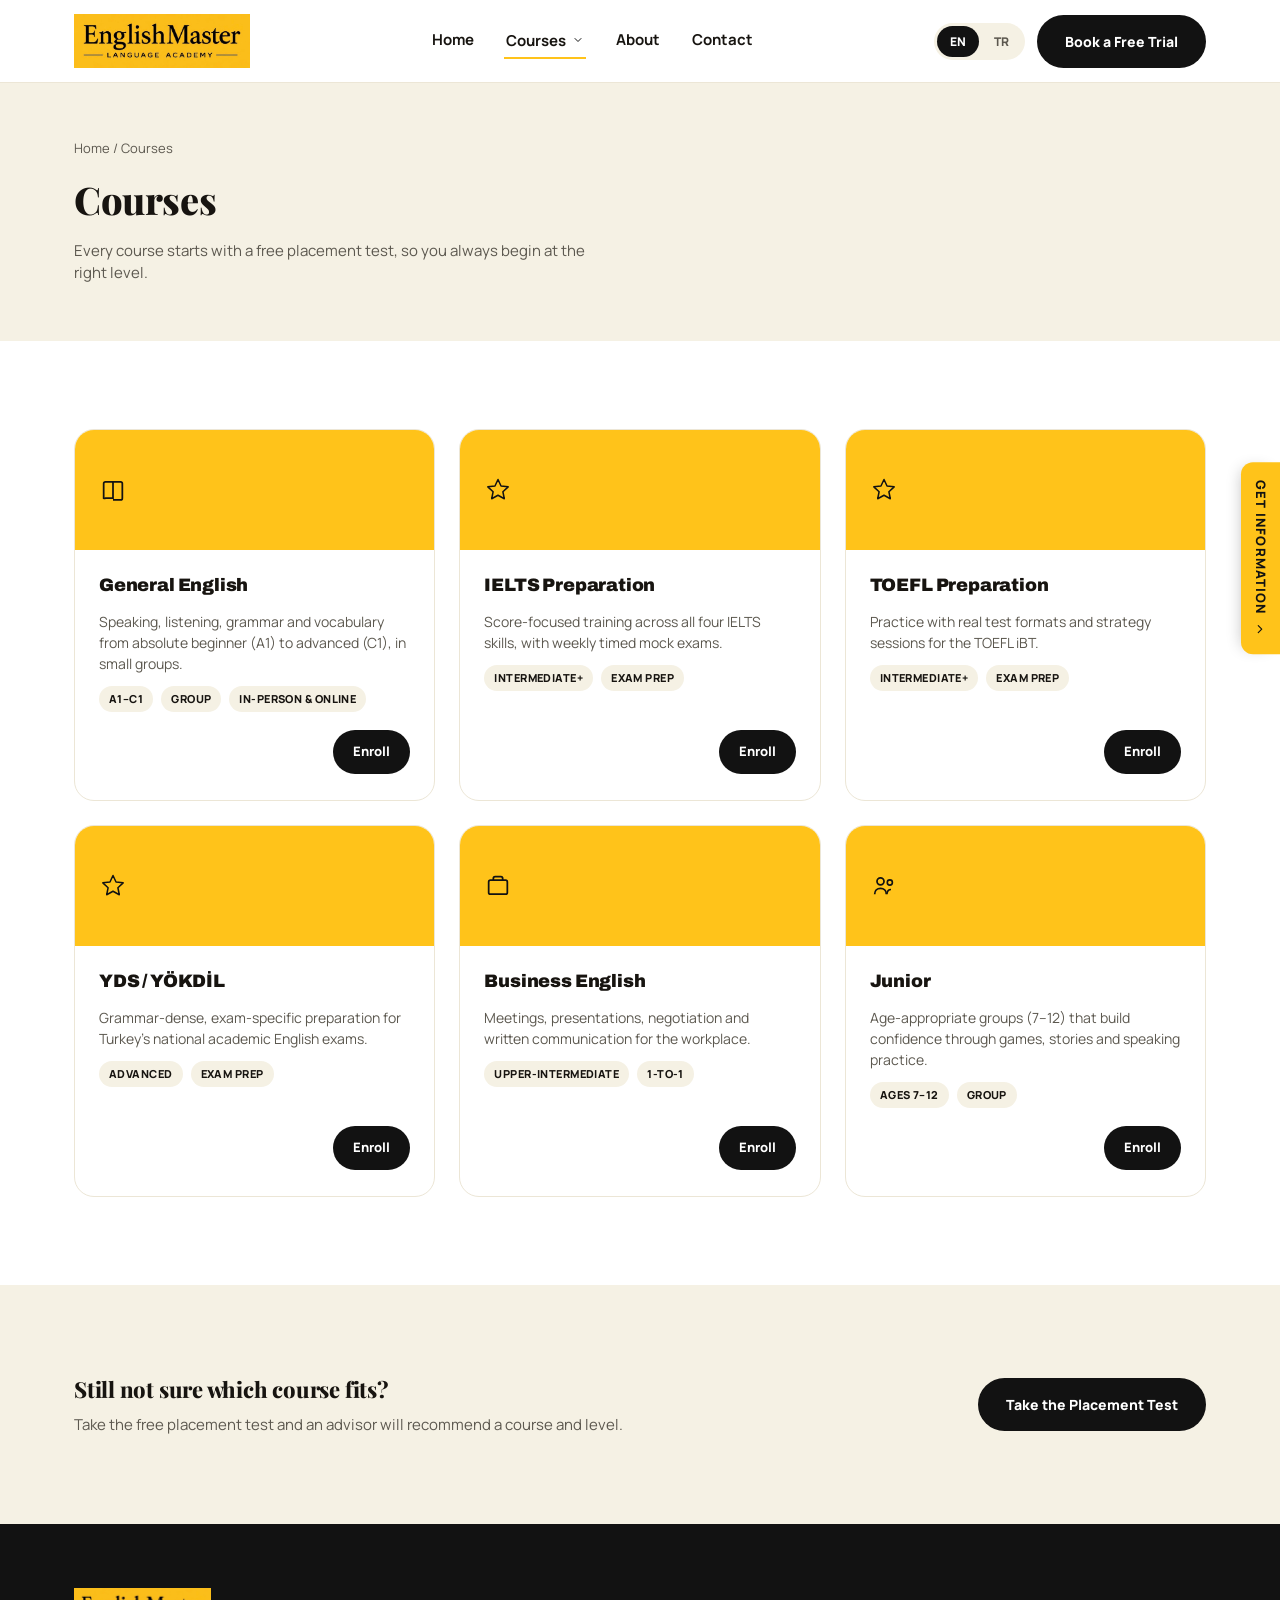
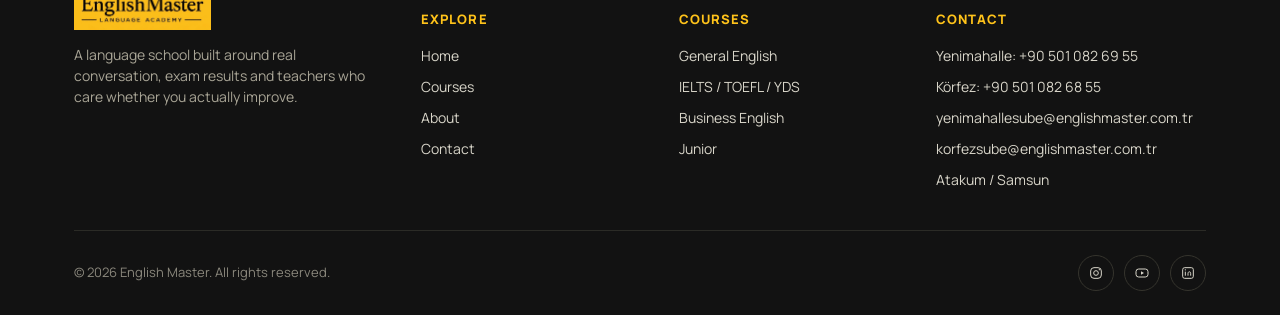
<file: courses.html>
<!doctype html>
<html lang="en">
<head>
<meta charset="UTF-8">
<meta name="viewport" content="width=device-width, initial-scale=1.0, viewport-fit=cover">
<meta name="color-scheme" content="light only">
<meta name="theme-color" content="#FFC31A">
<title>Courses — English Master</title>
<meta name="description" content="General English, IELTS/TOEFL/YDS exam prep, Business English and Junior courses at English Master.">
<link rel="stylesheet" href="css/style.css">
</head>
<body>

<header class="site-header">
  <div class="header-inner">
    <a href="/" class="logo">
      <span class="logo-badge">
        <img src="images/logo.png" alt="English Master Language Academy" class="logo-img">
      </span>
    </a>
    <nav class="main-nav" id="mainNav">
      <a href="/" data-i18n="nav.home">Home</a>
      <div class="nav-item has-dropdown">
        <button type="button" class="dropdown-trigger active" aria-expanded="false" aria-haspopup="true">
          <span data-i18n="nav.courses">Courses</span>
          <svg width="12" height="12" viewBox="0 0 24 24" fill="none"><path d="M6 9l6 6 6-6" stroke="#121212" stroke-width="2" stroke-linecap="round" stroke-linejoin="round"/></svg>
        </button>
        <div class="dropdown-menu">
    <a href="/course-general-english" data-i18n="footer.courseGeneral">General English</a>
    <a href="/course-ielts" data-i18n="courses.card2.title">IELTS Preparation</a>
    <a href="/course-toefl" data-i18n="courses.card3.title">TOEFL Preparation</a>
    <a href="/course-yds" data-i18n="courses.card4.title">YDS / YÖKDİL</a>
    <a href="/course-business-english" data-i18n="courses.card5.title">Business English</a>
    <a href="/course-junior" data-i18n="courses.card6.title">Junior</a>
    <a href="/courses" class="dropdown-viewall" data-i18n="home.courses.viewAll">View All Courses</a>
        </div>
      </div>
      <a href="/about" data-i18n="nav.about">About</a>
      <a href="/contact" data-i18n="nav.contact">Contact</a>
    </nav>
    <div class="header-actions">
      <div class="lang-toggle" id="langToggle">
        <button type="button" class="lang-btn active" data-lang="en" aria-pressed="true">EN</button>
        <button type="button" class="lang-btn" data-lang="tr" aria-pressed="false">TR</button>
      </div>
      <a class="btn btn-primary" href="/contact#lead-form" data-i18n="common.bookTrial">Book a Free Trial</a>
      <button class="nav-toggle" id="navToggle" aria-label="Toggle menu">
        <svg width="20" height="20" viewBox="0 0 24 24" fill="none"><path d="M4 6h16M4 12h16M4 18h16" stroke="#121212" stroke-width="2" stroke-linecap="round"/></svg>
      </button>
    </div>
  </div>
</header>

<section class="page-hero">
  <div class="container">
    <div class="breadcrumb"><a href="/" data-i18n="nav.home">Home</a> / <span data-i18n="courses.hero.title">Courses</span></div>
    <h1 data-i18n="courses.hero.title">Courses</h1>
    <p class="text-soft" style="margin-top:12px; max-width:520px;" data-i18n="courses.hero.desc">Every course starts with a free placement test, so you always begin at the right level.</p>
  </div>
</section>

<section class="reveal">
  <div class="container">
    <div class="course-grid stagger">

      <div class="course-card" id="general">
        <div class="course-card-top">
          <svg width="28" height="28" viewBox="0 0 24 24" fill="none"><path d="M4 19V6.5C4 5.7 4.7 5 5.5 5H12v14H5.5A1.5 1.5 0 0 1 4 19z" stroke="#121212" stroke-width="1.5" fill="none"/><path d="M12 5h6.5c.8 0 1.5.7 1.5 1.5V19a1.5 1.5 0 0 1-1.5 1.5H12" stroke="#121212" stroke-width="1.5" fill="none"/></svg>
        </div>
        <div class="course-card-body">
          <h4 style="font-size:18px; font-family:'Archivo',sans-serif; font-weight:900;" data-i18n="courses.card1.title">General English</h4>
          <p class="text-soft" style="font-size:14px;" data-i18n="courses.card1.desc">Speaking, listening, grammar and vocabulary from absolute beginner (A1) to advanced (C1), in small groups.</p>
          <div class="course-tags"><span class="tag" data-i18n="courses.card1.tag1">A1–C1</span><span class="tag" data-i18n="courses.card1.tag2">Group</span><span class="tag" data-i18n="courses.card1.tag3">In-Person &amp; Online</span></div>
          <div class="course-card-footer">
            <a class="btn btn-sm btn-primary" href="/contact#lead-form" data-i18n="common.enroll">Enroll</a>
          </div>
        </div>
      </div>

      <div class="course-card" id="ielts">
        <div class="course-card-top">
          <svg width="28" height="28" viewBox="0 0 24 24" fill="none"><path d="M12 3l2.6 5.6 6.1.7-4.5 4.2 1.2 6-5.4-3-5.4 3 1.2-6-4.5-4.2 6.1-.7z" stroke="#121212" stroke-width="1.3" stroke-linejoin="round" fill="none"/></svg>
        </div>
        <div class="course-card-body">
          <h4 style="font-size:18px; font-family:'Archivo',sans-serif; font-weight:900;" data-i18n="courses.card2.title">IELTS Preparation</h4>
          <p class="text-soft" style="font-size:14px;" data-i18n="courses.card2.desc">Score-focused training across all four IELTS skills, with weekly timed mock exams.</p>
          <div class="course-tags"><span class="tag" data-i18n="courses.card2.tag1">Intermediate+</span><span class="tag" data-i18n="courses.card2.tag2">Exam Prep</span></div>
          <div class="course-card-footer">
            <a class="btn btn-sm btn-primary" href="/contact#lead-form" data-i18n="common.enroll">Enroll</a>
          </div>
        </div>
      </div>

      <div class="course-card" id="toefl">
        <div class="course-card-top">
          <svg width="28" height="28" viewBox="0 0 24 24" fill="none"><path d="M12 3l2.6 5.6 6.1.7-4.5 4.2 1.2 6-5.4-3-5.4 3 1.2-6-4.5-4.2 6.1-.7z" stroke="#121212" stroke-width="1.3" stroke-linejoin="round" fill="none"/></svg>
        </div>
        <div class="course-card-body">
          <h4 style="font-size:18px; font-family:'Archivo',sans-serif; font-weight:900;" data-i18n="courses.card3.title">TOEFL Preparation</h4>
          <p class="text-soft" style="font-size:14px;" data-i18n="courses.card3.desc">Practice with real test formats and strategy sessions for the TOEFL iBT.</p>
          <div class="course-tags"><span class="tag" data-i18n="courses.card2.tag1">Intermediate+</span><span class="tag" data-i18n="courses.card2.tag2">Exam Prep</span></div>
          <div class="course-card-footer">
            <a class="btn btn-sm btn-primary" href="/contact#lead-form" data-i18n="common.enroll">Enroll</a>
          </div>
        </div>
      </div>

      <div class="course-card" id="yds">
        <div class="course-card-top">
          <svg width="28" height="28" viewBox="0 0 24 24" fill="none"><path d="M12 3l2.6 5.6 6.1.7-4.5 4.2 1.2 6-5.4-3-5.4 3 1.2-6-4.5-4.2 6.1-.7z" stroke="#121212" stroke-width="1.3" stroke-linejoin="round" fill="none"/></svg>
        </div>
        <div class="course-card-body">
          <h4 style="font-size:18px; font-family:'Archivo',sans-serif; font-weight:900;" data-i18n="courses.card4.title">YDS / YÖKDİL</h4>
          <p class="text-soft" style="font-size:14px;" data-i18n="courses.card4.desc">Grammar-dense, exam-specific preparation for Turkey's national academic English exams.</p>
          <div class="course-tags"><span class="tag" data-i18n="courses.card4.tag1">Advanced</span><span class="tag" data-i18n="courses.card2.tag2">Exam Prep</span></div>
          <div class="course-card-footer">
            <a class="btn btn-sm btn-primary" href="/contact#lead-form" data-i18n="common.enroll">Enroll</a>
          </div>
        </div>
      </div>

      <div class="course-card" id="business">
        <div class="course-card-top">
          <svg width="28" height="28" viewBox="0 0 24 24" fill="none"><rect x="4" y="7" width="16" height="12" rx="1.5" stroke="#121212" stroke-width="1.5"/><path d="M8 7V5.5A1.5 1.5 0 0 1 9.5 4h5A1.5 1.5 0 0 1 16 5.5V7" stroke="#121212" stroke-width="1.5" fill="none"/></svg>
        </div>
        <div class="course-card-body">
          <h4 style="font-size:18px; font-family:'Archivo',sans-serif; font-weight:900;" data-i18n="courses.card5.title">Business English</h4>
          <p class="text-soft" style="font-size:14px;" data-i18n="courses.card5.desc">Meetings, presentations, negotiation and written communication for the workplace.</p>
          <div class="course-tags"><span class="tag" data-i18n="courses.card5.tag1">Upper-Intermediate</span><span class="tag" data-i18n="courses.card5.tag2">1-to-1</span></div>
          <div class="course-card-footer">
            <a class="btn btn-sm btn-primary" href="/contact#lead-form" data-i18n="common.enroll">Enroll</a>
          </div>
        </div>
      </div>

      <div class="course-card" id="junior">
        <div class="course-card-top">
          <svg width="28" height="28" viewBox="0 0 24 24" fill="none"><circle cx="9" cy="8" r="3" stroke="#121212" stroke-width="1.5"/><path d="M4 19c0-3 2.2-5 5-5s5 2 5 5" stroke="#121212" stroke-width="1.5" fill="none"/><circle cx="17" cy="9" r="2.2" stroke="#121212" stroke-width="1.4"/><path d="M14.5 19c.2-2.4 1.7-4 3.5-4" stroke="#121212" stroke-width="1.4" fill="none"/></svg>
        </div>
        <div class="course-card-body">
          <h4 style="font-size:18px; font-family:'Archivo',sans-serif; font-weight:900;" data-i18n="courses.card6.title">Junior</h4>
          <p class="text-soft" style="font-size:14px;" data-i18n="courses.card6.desc">Age-appropriate groups (7–17) that build confidence through games, stories and speaking practice.</p>
          <div class="course-tags"><span class="tag" data-i18n="courses.card6.tag1">Ages 7–17</span><span class="tag" data-i18n="courses.card6.tag2">Group</span></div>
          <div class="course-card-footer">
            <a class="btn btn-sm btn-primary" href="/contact#lead-form" data-i18n="common.enroll">Enroll</a>
          </div>
        </div>
      </div>

    </div>
  </div>
</section>

<section class="bg-sand reveal">
  <div class="container" style="display:flex; align-items:center; justify-content:space-between; gap:24px; flex-wrap:wrap;">
    <div>
      <h3 style="font-size:22px; margin-bottom:8px;" data-i18n="courses.notSure.title">Still not sure which course fits?</h3>
      <p class="text-soft" data-i18n="courses.notSure.desc">Take the free placement test and an advisor will recommend a course and level.</p>
    </div>
    <a class="btn btn-primary" href="/contact#lead-form" data-i18n="courses.notSure.cta">Take the Placement Test</a>
  </div>
</section>

<a href="/contact#lead-form" class="get-info-tab">
  <span data-i18n="common.getInfo">Get Information</span>
  <svg width="14" height="14" viewBox="0 0 24 24" fill="none" style="writing-mode:horizontal-tb;"><path d="M9 6l6 6-6 6" stroke="#121212" stroke-width="2" fill="none" stroke-linecap="round" stroke-linejoin="round"/></svg>
</a>

<footer class="site-footer">
  <div class="container">
    <div class="footer-grid">
      <div class="footer-brand">
        <div class="logo">
          <span class="logo-badge logo-badge-footer">
            <img src="images/logo.png" alt="English Master Language Academy" class="logo-img logo-img-footer">
          </span>
        </div>
        <p data-i18n="footer.tagline">A language school built around real conversation, exam results and teachers who care whether you actually improve.</p>
      </div>
      <div>
        <h5 data-i18n="footer.explore">Explore</h5>
        <div class="footer-links">
          <a href="/" data-i18n="nav.home">Home</a>
          <a href="/courses" data-i18n="nav.courses">Courses</a>
          <a href="/about" data-i18n="nav.about">About</a>
          <a href="/contact" data-i18n="nav.contact">Contact</a>
        </div>
      </div>
      <div>
        <h5 data-i18n="footer.coursesHeading">Courses</h5>
        <div class="footer-links">
          <a href="/course-general-english" data-i18n="footer.courseGeneral">General English</a>
          <a href="/course-ielts" data-i18n="footer.courseExam">IELTS / TOEFL / YDS</a>
          <a href="/course-business-english" data-i18n="footer.courseBusiness">Business English</a>
          <a href="/course-junior" data-i18n="footer.courseKids">Junior</a>
        </div>
      </div>
      <div>
        <h5 data-i18n="footer.contactHeading">Contact</h5>
        <div class="footer-links">
          <a href="tel:+905010826955">Yenimahalle: +90 501 082 69 55</a>
          <a href="tel:+905010826855">Körfez: +90 501 082 68 55</a>
          <a href="mailto:yenimahallesube@englishmaster.com.tr">yenimahallesube@englishmaster.com.tr</a>
          <a href="mailto:korfezsube@englishmaster.com.tr">korfezsube@englishmaster.com.tr</a>
          <span data-i18n="footer.address">Atakum / Samsun</span>
        </div>
      </div>
    </div>
    <div class="footer-bottom">
      <span>© <span id="year"></span> English Master. <span data-i18n="footer.rights">All rights reserved.</span></span>
      <div class="social-row">
        <a class="social-icon" href="#" aria-label="Instagram"><svg width="16" height="16" viewBox="0 0 24 24" fill="none"><rect x="4" y="4" width="16" height="16" rx="5" stroke="#d8d5c9" stroke-width="1.5"/><circle cx="12" cy="12" r="3.5" stroke="#d8d5c9" stroke-width="1.5"/><circle cx="17" cy="7" r="1" fill="#d8d5c9"/></svg></a>
        <a class="social-icon" href="#" aria-label="YouTube"><svg width="16" height="16" viewBox="0 0 24 24" fill="none"><rect x="3" y="6" width="18" height="12" rx="4" stroke="#d8d5c9" stroke-width="1.5"/><path d="M10.5 9.5v5l4.5-2.5z" fill="#d8d5c9"/></svg></a>
        <a class="social-icon" href="#" aria-label="LinkedIn"><svg width="16" height="16" viewBox="0 0 24 24" fill="none"><rect x="4" y="4" width="16" height="16" rx="3" stroke="#d8d5c9" stroke-width="1.5"/><line x1="8" y1="10" x2="8" y2="16" stroke="#d8d5c9" stroke-width="1.5"/><circle cx="8" cy="7.3" r="1" fill="#d8d5c9"/><path d="M12 16v-3.5c0-1.4 1-2.3 2.2-2.3 1.2 0 1.8.8 1.8 2.3V16" stroke="#d8d5c9" stroke-width="1.5" fill="none"/></svg></a>
      </div>
    </div>
  </div>
</footer>

<script src="js/i18n.js"></script>
<script src="js/motion.js"></script>
<script src="js/main.js"></script>
<script>document.getElementById('year').textContent = new Date().getFullYear();</script>
</body>
</html>
</file>
<file: css/style.css>
/* English Master — shared theme & layout */

@import url('https://fonts.googleapis.com/css2?family=Archivo:wght@600;700;800;900&family=Manrope:wght@400;500;600;700;800&family=Playfair+Display:wght@700;800;900&display=swap');

:root {
  --em-yellow: #FFC31A;
  --em-yellow-deep: #E0AA0E;
  --em-black: #121212;
  --em-white: #FFFFFF;
  --em-sand: #F5F1E4;
  --em-border: #ECE6D6;
  --em-text: #171410;
  --em-text-soft: #5c584f;
  --em-text-faint: #9a9588;
  --em-radius-pill: 999px;
  --em-radius-card: 20px;
  --em-shadow: 0 20px 40px -24px rgba(18, 18, 18, 0.25);
  --em-max: 1180px;
}

* { box-sizing: border-box; }

html {
  scroll-behavior: smooth;
  -webkit-text-size-adjust: 100%;
  text-size-adjust: 100%;
  color-scheme: light only;
}

body {
  margin: 0;
  font-family: 'Manrope', system-ui, -apple-system, sans-serif;
  color: var(--em-text);
  background: var(--em-white);
  line-height: 1.5;
  overflow-x: hidden;
  -webkit-font-smoothing: antialiased;
  -webkit-tap-highlight-color: rgba(255, 195, 26, 0.25);
}

h1, h2, h3, .display {
  font-family: 'Playfair Display', Georgia, serif;
  font-weight: 800;
  letter-spacing: -0.01em;
  margin: 0;
  overflow-wrap: break-word;
  word-wrap: break-word;
}

h4 {
  font-family: 'Archivo', system-ui, sans-serif;
  font-weight: 900;
  letter-spacing: -0.01em;
  margin: 0;
}

p { margin: 0; }

a { color: inherit; text-decoration: none; }
a.link-underline { text-decoration: underline; text-underline-offset: 3px; }

img { max-width: 100%; display: block; }

.container {
  width: 100%;
  max-width: var(--em-max);
  margin: 0 auto;
  padding: 0 24px;
}

.kicker {
  display: inline-flex;
  align-items: center;
  gap: 8px;
  font-size: 12px;
  font-weight: 800;
  letter-spacing: 0.12em;
  text-transform: uppercase;
  color: var(--em-text-soft);
}
.kicker::before {
  content: "";
  width: 8px;
  height: 8px;
  border-radius: 50%;
  background: var(--em-yellow);
}

/* Buttons */
.btn {
  display: inline-flex;
  align-items: center;
  justify-content: center;
  gap: 8px;
  font-family: 'Manrope', sans-serif;
  font-weight: 800;
  font-size: 14px;
  padding: 14px 26px;
  border-radius: var(--em-radius-pill);
  border: 2px solid transparent;
  cursor: pointer;
  white-space: nowrap;
  transition: transform 0.15s ease, background 0.15s ease, color 0.15s ease;
}
.btn:hover { transform: translateY(-1px); }
.btn-primary { background: var(--em-black); color: var(--em-white); }
.btn-primary:hover { background: #262626; }
.btn-secondary { background: var(--em-yellow); color: var(--em-black); }
.btn-secondary:hover { background: var(--em-yellow-deep); }
.btn-outline { background: transparent; color: var(--em-black); border-color: var(--em-black); padding: 12px 24px; }
.btn-outline:hover { background: var(--em-black); color: var(--em-white); }
.btn-sm { padding: 10px 18px; font-size: 13px; }
.btn-block { width: 100%; }

.pill {
  display: inline-flex;
  align-items: center;
  gap: 10px;
  border-radius: var(--em-radius-pill);
  padding: 6px 16px 6px 6px;
  font-weight: 800;
  font-size: 13px;
}
.pill-icon {
  width: 30px;
  height: 30px;
  border-radius: 50%;
  display: flex;
  align-items: center;
  justify-content: center;
  flex-shrink: 0;
}
.pill-phone { background: var(--em-yellow); color: var(--em-black); }
.pill-phone .pill-icon { background: var(--em-black); }
.pill-whatsapp { background: var(--em-white); color: var(--em-black); border: 2px solid var(--em-black); }
.pill-whatsapp .pill-icon { background: #25D366; }
.pill-dark { background: var(--em-black); color: var(--em-white); width: 100%; }

.branch-contact-grid {
  display: grid;
  grid-template-columns: repeat(2, minmax(0, 1fr));
  gap: 24px;
}
.branch-contact-card {
  background: var(--em-yellow);
  border-radius: 20px;
  padding: 32px;
  display: flex;
  flex-direction: column;
  justify-content: center;
  gap: 20px;
  aspect-ratio: 1 / 1;
}
.branch-contact-card h3 { font-size: 22px; }
.branch-contact-pills {
  display: flex;
  flex-direction: column;
  gap: 12px;
}

@media (max-width: 900px) {
  .branch-contact-grid { grid-template-columns: minmax(0, 1fr); }
  .branch-contact-card { aspect-ratio: auto; padding: 24px; }
  .branch-contact-pills .pill span:last-child { min-width: 0; overflow-wrap: anywhere; font-size: 13px; }
}

/* Header */
.site-header {
  position: -webkit-sticky;
  position: sticky;
  top: 0;
  z-index: 40;
  background: var(--em-white);
  border-bottom: 1px solid var(--em-border);
}
.header-inner {
  max-width: var(--em-max);
  margin: 0 auto;
  padding: 14px 24px;
  display: flex;
  align-items: center;
  justify-content: space-between;
  gap: 24px;
}
.logo { display: flex; align-items: center; gap: 12px; flex-shrink: 0; }
.logo-mark {
  width: 44px;
  height: 44px;
  border-radius: 12px;
  background: var(--em-yellow);
  display: flex;
  align-items: center;
  justify-content: center;
  flex-shrink: 0;
}
.logo-word {
  font-family: 'Archivo', sans-serif;
  font-weight: 900;
  font-size: 21px;
  letter-spacing: -0.01em;
  color: var(--em-black);
}
.logo-word em {
  font-style: normal;
  background: var(--em-yellow);
  padding: 1px 8px;
  border-radius: 5px;
}
.logo-badge {
  display: inline-flex;
  align-items: center;
  justify-content: center;
  background: transparent;
  padding: 0;
  border-radius: 0;
}
.logo-badge-footer { padding: 0; border-radius: 0; }
.logo-img {
  height: 54px;
  width: auto;
  display: block;
}
.logo-img-footer { height: 42px; }
.main-nav {
  display: flex;
  align-items: center;
  gap: 28px;
  font-weight: 700;
  font-size: 15px;
}
.main-nav a { padding: 6px 2px; border-bottom: 2px solid transparent; }
.main-nav a:hover, .main-nav a.active { border-color: var(--em-yellow); }
.header-actions { display: flex; align-items: center; gap: 12px; }

.nav-item { position: relative; }
.dropdown-trigger {
  display: flex;
  align-items: center;
  gap: 6px;
  border: none;
  background: none;
  padding: 6px 2px;
  border-bottom: 2px solid transparent;
  font-family: 'Manrope', sans-serif;
  font-weight: 700;
  font-size: 15px;
  color: var(--em-text);
  cursor: pointer;
}
.dropdown-trigger svg { transition: transform 0.15s ease; }
.nav-item.open .dropdown-trigger,
.dropdown-trigger:hover,
.dropdown-trigger.active { border-color: var(--em-yellow); }
.nav-item.open .dropdown-trigger svg { transform: rotate(180deg); }
.dropdown-menu {
  display: none;
  position: absolute;
  top: calc(100% + 14px);
  left: 0;
  min-width: 240px;
  background: var(--em-white);
  border: 1px solid var(--em-border);
  border-radius: 16px;
  box-shadow: var(--em-shadow);
  padding: 10px;
  flex-direction: column;
  gap: 2px;
  z-index: 50;
}
.nav-item.open .dropdown-menu { display: flex; }
.dropdown-menu a {
  padding: 10px 12px;
  border-radius: 10px;
  font-size: 14px;
  font-weight: 600;
  color: var(--em-text);
}
.dropdown-menu a:hover { background: var(--em-sand); }
.dropdown-menu a.dropdown-viewall {
  margin-top: 4px;
  border-top: 1px solid var(--em-border);
  padding-top: 12px;
  border-radius: 0;
  font-weight: 800;
  color: var(--em-text-soft);
}
.nav-toggle {
  display: none;
  width: 42px;
  height: 42px;
  border-radius: 10px;
  border: 1px solid var(--em-border);
  background: var(--em-white);
  align-items: center;
  justify-content: center;
  cursor: pointer;
}
.lang-toggle {
  display: flex;
  align-items: center;
  background: var(--em-sand);
  border-radius: 999px;
  padding: 3px;
  gap: 2px;
  flex-shrink: 0;
}
.lang-btn {
  border: none;
  background: transparent;
  font-family: 'Manrope', sans-serif;
  font-weight: 800;
  font-size: 12px;
  padding: 7px 13px;
  border-radius: 999px;
  cursor: pointer;
  color: var(--em-text-soft);
}
.lang-btn.active { background: var(--em-black); color: var(--em-white); }

/* Hero — "conversation" concept */
.hero-talk {
  position: relative;
  overflow: hidden;
  background: var(--em-black);
  color: var(--em-white);
  padding: 72px 0;
  isolation: isolate;
}
.hero-talk::before {
  content: "";
  position: absolute;
  width: 640px;
  height: 640px;
  right: -160px;
  top: -200px;
  border-radius: 50%;
  background: radial-gradient(circle, rgba(255, 195, 26, 0.26), rgba(255, 195, 26, 0) 65%);
  z-index: -1;
  -webkit-animation: em-glow 6s ease-in-out infinite alternate;
  animation: em-glow 6s ease-in-out infinite alternate;
}
.hero-talk-inner {
  display: grid;
  grid-template-columns: minmax(0, 1.05fr) minmax(0, 0.95fr);
  align-items: center;
  gap: 40px;
}
.hero-talk-copy { display: flex; flex-direction: column; align-items: flex-start; gap: 20px; min-width: 0; }
.hero-talk-copy .kicker { color: var(--em-yellow); }
.hero-talk-title { font-size: 60px; line-height: 1.04; color: var(--em-white); font-weight: 900; }
.hero-talk-title em { font-style: italic; color: var(--em-yellow); }
.hero-talk-title .wd { display: inline-block; white-space: nowrap; }
.hero-talk-title .ch { display: inline-block; }
.hero-talk-copy p { font-size: 17px; color: #cfcab9; max-width: 470px; }
.hero-talk .hero-actions { margin-top: 4px; }
.btn-outline-light { background: transparent; color: var(--em-white); border-color: var(--em-white); padding: 12px 24px; }
.btn-outline-light:hover { background: var(--em-white); color: var(--em-black); }
.btn-shine { position: relative; overflow: hidden; }
.btn-shine::after {
  content: "";
  position: absolute;
  top: 0;
  bottom: 0;
  left: -60%;
  width: 40%;
  background: linear-gradient(100deg, rgba(255, 255, 255, 0), rgba(255, 255, 255, 0.55), rgba(255, 255, 255, 0));
  -webkit-transform: skewX(-20deg);
  transform: skewX(-20deg);
  -webkit-animation: em-shine 3.4s 2s infinite;
  animation: em-shine 3.4s 2s infinite;
  pointer-events: none;
}
.voice-wave { display: inline-flex; align-items: center; height: 16px; }
.voice-wave i {
  width: 3px;
  height: 100%;
  margin-right: 3px;
  border-radius: 2px;
  background: currentColor;
  -webkit-animation: em-eq 1s ease-in-out infinite;
  animation: em-eq 1s ease-in-out infinite;
}
.voice-wave i:last-child { margin-right: 0; }
.voice-wave i:nth-child(2) { -webkit-animation-delay: 0.1s; animation-delay: 0.1s; }
.voice-wave i:nth-child(3) { -webkit-animation-delay: 0.25s; animation-delay: 0.25s; }
.voice-wave i:nth-child(4) { -webkit-animation-delay: 0.4s; animation-delay: 0.4s; }
.voice-wave i:nth-child(5) { -webkit-animation-delay: 0.15s; animation-delay: 0.15s; }

.hero-talk-art { min-width: 0; }
.talk-stage { position: relative; width: 100%; max-width: 480px; margin: 0 auto; }
.talk-stage::before { content: ""; display: block; padding-top: 100%; }
.talk-layer { position: absolute; top: 0; right: 0; bottom: 0; left: 0; -webkit-transition: -webkit-transform 0.4s ease-out; transition: transform 0.4s ease-out; }
.talk-ring { position: absolute; border-radius: 50%; }
.talk-ring-dash {
  top: 0; right: 0; bottom: 0; left: 0;
  border: 2px dashed rgba(255, 195, 26, 0.6);
  -webkit-animation: em-spin 30s linear infinite;
  animation: em-spin 30s linear infinite;
}
.talk-ring-arc {
  top: 6%; right: 6%; bottom: 6%; left: 6%;
  border: 10px solid var(--em-yellow);
  border-right-color: transparent;
  border-bottom-color: transparent;
  -webkit-animation: em-spin-rev 9s linear infinite;
  animation: em-spin-rev 9s linear infinite;
}
.talk-photo {
  position: absolute;
  top: 11%; right: 11%; bottom: 11%; left: 11%;
  border-radius: 50%;
  overflow: hidden;
  background: #2b2b26;
  -webkit-mask-image: -webkit-radial-gradient(white, black);
}
.talk-photo img {
  width: 100%;
  height: 100%;
  object-fit: cover;
  object-position: 50% 18%;
  -webkit-animation: em-drift 12s ease-in-out infinite alternate;
  animation: em-drift 12s ease-in-out infinite alternate;
}
.talk-bubble {
  position: absolute;
  z-index: 2;
  padding: 10px 15px;
  border-radius: 18px;
  font-size: 14px;
  font-weight: 700;
  line-height: 1.3;
  white-space: nowrap;
  box-shadow: 0 14px 26px -12px rgba(0, 0, 0, 0.7);
  opacity: 0;
  -webkit-animation: em-talk 8s infinite both;
  animation: em-talk 8s infinite both;
}
.talk-bubble small { display: block; font-size: 10px; font-weight: 600; opacity: 0.6; }
.talk-bubble.is-white { background: var(--em-white); color: var(--em-black); border-bottom-left-radius: 4px; }
.talk-bubble.is-yellow { background: var(--em-yellow); color: var(--em-black); border-bottom-right-radius: 4px; }
.talk-b1 { left: -2%; top: 10%; -webkit-animation-delay: 1.2s; animation-delay: 1.2s; }
.talk-b2 { right: -4%; top: 26%; -webkit-animation-delay: 2.4s; animation-delay: 2.4s; }
.talk-b3 { left: 0; bottom: 16%; -webkit-animation-delay: 3.6s; animation-delay: 3.6s; }
.talk-b4 { right: 2%; bottom: 4%; -webkit-animation-delay: 4.8s; animation-delay: 4.8s; }

/* Entrance — only when JS adds .is-playing, so the hero is complete without it */
.hero-talk.is-playing .ch { -webkit-animation: em-ch-in 0.7s cubic-bezier(.2,.9,.25,1.2) both; animation: em-ch-in 0.7s cubic-bezier(.2,.9,.25,1.2) both; }
.hero-talk.is-playing .hero-talk-copy p,
.hero-talk.is-playing .hero-talk-copy .hero-actions { -webkit-animation: em-up 0.8s 1.1s both; animation: em-up 0.8s 1.1s both; }
.hero-talk.is-playing .talk-photo { -webkit-animation: em-iris 1.2s 0.2s cubic-bezier(.7,0,.2,1) both; animation: em-iris 1.2s 0.2s cubic-bezier(.7,0,.2,1) both; }

@-webkit-keyframes em-ch-in { from { opacity: 0; -webkit-transform: translateY(0.6em) rotate(8deg); } to { opacity: 1; -webkit-transform: none; } }
@keyframes em-ch-in { from { opacity: 0; transform: translateY(0.6em) rotate(8deg); } to { opacity: 1; transform: none; } }
@-webkit-keyframes em-up { from { opacity: 0; -webkit-transform: translateY(18px); } to { opacity: 1; -webkit-transform: none; } }
@keyframes em-up { from { opacity: 0; transform: translateY(18px); } to { opacity: 1; transform: none; } }
@-webkit-keyframes em-iris { from { opacity: 0; -webkit-transform: scale(0.2) rotate(-20deg); } to { opacity: 1; -webkit-transform: none; } }
@keyframes em-iris { from { opacity: 0; transform: scale(0.2) rotate(-20deg); } to { opacity: 1; transform: none; } }
@-webkit-keyframes em-spin { to { -webkit-transform: rotate(360deg); } }
@keyframes em-spin { to { transform: rotate(360deg); } }
@-webkit-keyframes em-spin-rev { to { -webkit-transform: rotate(-360deg); } }
@keyframes em-spin-rev { to { transform: rotate(-360deg); } }
@-webkit-keyframes em-drift { from { -webkit-transform: scale(1.1); } to { -webkit-transform: scale(1.2) translate(-3%, -2%); } }
@keyframes em-drift { from { transform: scale(1.1); } to { transform: scale(1.2) translate(-3%, -2%); } }
@-webkit-keyframes em-glow { from { opacity: 0.7; -webkit-transform: scale(1); } to { opacity: 1; -webkit-transform: scale(1.25); } }
@keyframes em-glow { from { opacity: 0.7; transform: scale(1); } to { opacity: 1; transform: scale(1.25); } }
@-webkit-keyframes em-eq { 0%, 100% { -webkit-transform: scaleY(0.3); } 50% { -webkit-transform: scaleY(1); } }
@keyframes em-eq { 0%, 100% { transform: scaleY(0.3); } 50% { transform: scaleY(1); } }
@-webkit-keyframes em-shine { 0% { left: -60%; } 40%, 100% { left: 130%; } }
@keyframes em-shine { 0% { left: -60%; } 40%, 100% { left: 130%; } }
@-webkit-keyframes em-talk { 0% { opacity: 0; -webkit-transform: scale(0.5); } 6% { opacity: 1; -webkit-transform: scale(1.06); } 9% { -webkit-transform: scale(1); } 70% { opacity: 1; -webkit-transform: scale(1); } 78%, 100% { opacity: 0; -webkit-transform: scale(0.9); } }
@keyframes em-talk { 0% { opacity: 0; transform: scale(0.5); } 6% { opacity: 1; transform: scale(1.06); } 9% { transform: scale(1); } 70% { opacity: 1; transform: scale(1); } 78%, 100% { opacity: 0; transform: scale(0.9); } }

@media (max-width: 1100px) {
  .hero-talk-title { font-size: 50px; }
}
@media (max-width: 900px) {
  .hero-talk { padding: 44px 0 52px; }
  .hero-talk-inner { grid-template-columns: minmax(0, 1fr); gap: 36px; }
  .hero-talk-title { font-size: 42px; }
  .talk-stage { max-width: 380px; }
}
@media (max-width: 600px) {
  .hero-talk { padding: 36px 0 44px; }
  .hero-talk-title { font-size: 34px; }
  .hero-talk-copy p { font-size: 15px; }
  .talk-stage { max-width: 300px; }
  .talk-bubble { font-size: 12px; padding: 8px 12px; }
  .talk-b1 { left: -6%; } .talk-b2 { right: -6%; } .talk-b3 { left: -4%; }
}
@media (max-width: 360px) {
  .hero-talk-title { font-size: 30px; }
  .talk-stage { max-width: 260px; }
}
@media (prefers-reduced-motion: reduce) {
  .hero-talk *, .hero-talk::before, .hero-talk *::before, .hero-talk *::after { -webkit-animation: none !important; animation: none !important; }
  .talk-bubble { opacity: 1; }
  .talk-b2, .talk-b4 { display: none; }
}

.photo-placeholder {
  width: 100%;
  height: 100%;
  min-height: 360px;
  border-radius: 20px;
  background: linear-gradient(135deg, #2b2b26, #171612);
  border: 1px dashed #4c4a41;
  display: flex;
  align-items: center;
  justify-content: center;
  font-size: 12px;
  font-weight: 700;
  letter-spacing: 0.08em;
  text-transform: uppercase;
  color: #8a877c;
  text-align: center;
  padding: 24px;
}

/* Sections */
section { padding: 88px 0; }
.section-head {
  display: flex;
  flex-direction: column;
  gap: 12px;
  max-width: 640px;
  margin-bottom: 44px;
}
.section-head h2 { font-size: 34px; }
.section-head.center { margin-left: auto; margin-right: auto; text-align: center; align-items: center; }
.text-soft { color: var(--em-text-soft); font-size: 15px; }

.bg-sand { background: var(--em-sand); }
.bg-black { background: var(--em-black); color: var(--em-white); }
.bg-black .text-soft { color: #b7b3a6; }

/* Feature badges */
.feature-grid {
  display: grid;
  grid-template-columns: repeat(4, minmax(0, 1fr));
  gap: 20px;
}
.feature-card {
  background: var(--em-white);
  border: 1px solid var(--em-border);
  border-radius: 16px;
  padding: 22px;
  display: flex;
  flex-direction: column;
  gap: 14px;
}
.feature-card .icon-badge { width: 44px; height: 44px; border-radius: 12px; background: var(--em-yellow); display: flex; align-items: center; justify-content: center; }
.feature-card h4 { font-size: 15px; font-weight: 800; }
.feature-card p { font-size: 13px; color: var(--em-text-soft); }

/* Course cards */
.course-grid {
  display: grid;
  grid-template-columns: repeat(3, minmax(0, 1fr));
  gap: 24px;
}
.course-card {
  scroll-margin-top: 100px;
  background: var(--em-white);
  border: 1px solid var(--em-border);
  border-radius: var(--em-radius-card);
  overflow: hidden;
  display: flex;
  flex-direction: column;
  transition: box-shadow 0.15s ease, transform 0.15s ease;
}
.course-card:hover { box-shadow: var(--em-shadow); transform: translateY(-2px); }
.course-card-top {
  height: 120px;
  background: var(--em-yellow);
  display: flex;
  align-items: center;
  padding: 0 24px;
  gap: 14px;
}
.course-card-body { padding: 22px 24px 26px; display: flex; flex-direction: column; gap: 12px; flex: 1; }
.course-tags { display: flex; gap: 8px; flex-wrap: wrap; }
.tag {
  font-size: 11px;
  font-weight: 800;
  letter-spacing: 0.04em;
  text-transform: uppercase;
  background: var(--em-sand);
  color: var(--em-text);
  padding: 5px 10px;
  border-radius: 999px;
}
.course-price { font-size: 13px; color: var(--em-text-soft); }
.course-price strong { color: var(--em-text); font-size: 18px; font-family: 'Archivo', sans-serif; }
.course-card-footer { margin-top: auto; display: flex; align-items: center; justify-content: flex-end; gap: 12px; padding-top: 6px; }

/* Seal badge */
.seal {
  width: 132px;
  height: 132px;
  border-radius: 50%;
  background: var(--em-yellow);
  border: 3px solid var(--em-black);
  display: flex;
  flex-direction: column;
  align-items: center;
  justify-content: center;
  gap: 6px;
  flex-shrink: 0;
}
.seal span { font-family: 'Archivo', sans-serif; font-weight: 900; font-size: 12px; text-align: center; line-height: 1.25; }

/* Q&A / Ask section */
.ask-card {
  background: var(--em-white);
  border: 1px solid var(--em-border);
  border-radius: var(--em-radius-card);
  padding: 28px 32px;
  display: flex;
  flex-direction: column;
  gap: 14px;
}
.ask-question { font-size: 16px; font-weight: 800; }
.ask-answer {
  background: var(--em-sand);
  border-radius: 14px;
  padding: 18px 20px;
  font-size: 14px;
  color: #3f3c35;
  line-height: 1.6;
}
.ask-label { font-size: 11px; font-weight: 800; letter-spacing: 0.1em; text-transform: uppercase; color: var(--em-text-faint); }

/* FAQ accordion */
.faq-list { display: flex; flex-direction: column; gap: 12px; }
.faq-item {
  background: var(--em-white);
  border: 1px solid var(--em-border);
  border-radius: 14px;
  overflow: hidden;
}
.faq-item summary {
  cursor: pointer;
  padding: 18px 22px;
  font-weight: 800;
  font-size: 15px;
  list-style: none;
  display: flex;
  align-items: center;
  justify-content: space-between;
  gap: 12px;
}
.faq-item summary::-webkit-details-marker { display: none; }
.faq-item summary::after { content: "+"; font-size: 22px; font-weight: 400; color: var(--em-text-soft); flex-shrink: 0; }
.faq-item[open] summary::after { content: "\2013"; }
.faq-item p { padding: 0 22px 20px; margin: 0; font-size: 14px; line-height: 1.6; color: var(--em-text-soft); }

/* Logo mark beside text (replaces SINCE seal) */
.logo-mark-img { width: 96px; height: auto; flex-shrink: 0; }

/* Lead form */
.form-card {
  background: var(--em-white);
  border-radius: 24px;
  box-shadow: var(--em-shadow);
  padding: 40px;
  display: flex;
  flex-direction: column;
  gap: 16px;
}
.form-row { display: grid; grid-template-columns: repeat(2, minmax(0,1fr)); gap: 16px; }
.lead-form-grid { display: grid; grid-template-columns: repeat(2, minmax(0,1fr)); gap: 48px; align-items: start; }
label { font-size: 13px; font-weight: 700; margin-bottom: 6px; display: block; }
input, select, textarea {
  width: 100%;
  font-family: 'Manrope', sans-serif;
  font-size: 14px;
  padding: 13px 16px;
  border-radius: 12px;
  border: 1px solid var(--em-border);
  background: var(--em-white);
  color: var(--em-text);
}
input:focus, select:focus, textarea:focus { outline: 2px solid var(--em-yellow); outline-offset: 1px; }
.field { display: flex; flex-direction: column; }
.checkbox-row { display: flex; align-items: flex-start; gap: 10px; font-size: 13px; color: var(--em-text-soft); }
.checkbox-row input { width: 18px; height: 18px; margin-top: 2px; flex-shrink: 0; }
.checkbox-row input:disabled { opacity: 0.4; cursor: not-allowed; }
.checkbox-row.consent-ready span { color: var(--em-text); }
.consent-box {
  border: 1px solid var(--em-border);
  border-radius: 12px;
  background: var(--em-sand);
  overflow: hidden;
}
.consent-scroll {
  max-height: 140px;
  overflow-y: auto;
  padding: 14px 16px;
  font-size: 12px;
  line-height: 1.6;
  color: var(--em-text-soft);
}
.consent-scroll p { margin: 0 0 10px; }
.consent-scroll p:last-child { margin-bottom: 0; }
.consent-hint { font-size: 11px; color: var(--em-text-faint); padding: 6px 16px 10px; border-top: 1px dashed var(--em-border); }
.form-note { font-size: 12px; color: var(--em-text-faint); }
.form-success {
  display: none;
  background: var(--em-sand);
  border-radius: 14px;
  padding: 16px 18px;
  font-size: 14px;
  font-weight: 700;
}
.form-success.visible { display: block; }

/* Stats / seals row */
.stat-grid { display: grid; grid-template-columns: repeat(4, minmax(0,1fr)); gap: 24px; text-align: center; }
.stat-num { font-family: 'Archivo', sans-serif; font-weight: 900; font-size: 40px; color: var(--em-yellow); }
.stat-label { font-size: 13px; color: #b7b3a6; margin-top: 6px; }

/* Branch / location cards */
.branch-grid { display: grid; grid-template-columns: repeat(2, minmax(0,1fr)); gap: 20px; }
.branch-card {
  background: var(--em-white);
  border: 1px solid var(--em-border);
  border-top: 4px solid var(--em-yellow);
  border-radius: 18px;
  padding: 22px 24px;
  display: flex;
  flex-direction: column;
  gap: 10px;
}
.branch-card h4 { font-size: 16px; }

/* CTA banner */
.cta-banner {
  background: var(--em-black);
  border-radius: 28px;
  padding: 56px 64px;
  display: flex;
  align-items: center;
  justify-content: space-between;
  gap: 32px;
  flex-wrap: wrap;
}
.cta-banner h2 { color: var(--em-white); font-size: 30px; max-width: 480px; }
.cta-banner-actions { display: flex; align-items: center; gap: 14px; flex-wrap: wrap; }

/* Footer */
.site-footer { background: var(--em-black); color: #d8d5c9; padding: 64px 0 24px; }
.footer-grid {
  display: grid;
  grid-template-columns: 1.4fr 1fr 1fr 1.2fr;
  gap: 32px;
  padding-bottom: 40px;
  border-bottom: 1px solid #2b2b26;
}
.footer-grid h5 { font-size: 13px; font-weight: 800; letter-spacing: 0.08em; text-transform: uppercase; color: var(--em-yellow); margin-bottom: 16px; }
.footer-links { display: flex; flex-direction: column; gap: 10px; font-size: 14px; }
.footer-links a:hover { color: var(--em-yellow); }
.footer-brand p { color: #a9a596; font-size: 14px; max-width: 300px; margin-top: 14px; }
.footer-bottom {
  padding-top: 24px;
  display: flex;
  align-items: center;
  justify-content: space-between;
  flex-wrap: wrap;
  gap: 12px;
  font-size: 13px;
  color: #8a877c;
}
.social-row { display: flex; gap: 10px; }
.social-icon {
  width: 36px;
  height: 36px;
  border-radius: 50%;
  border: 1px solid #35342d;
  display: flex;
  align-items: center;
  justify-content: center;
}
.social-icon:hover { background: var(--em-yellow); border-color: var(--em-yellow); }
.social-icon:hover svg path, .social-icon:hover svg circle { stroke: var(--em-black); }

/* Floating get-info tab */
.get-info-tab {
  position: fixed;
  right: 0;
  top: 62%;
  transform: translateY(-50%);
  background: var(--em-yellow);
  color: var(--em-black);
  writing-mode: vertical-rl;
  padding: 18px 10px;
  border-radius: 12px 0 0 12px;
  font-weight: 800;
  font-size: 13px;
  letter-spacing: 0.08em;
  text-transform: uppercase;
  display: flex;
  align-items: center;
  gap: 8px;
  z-index: 30;
  box-shadow: -6px 0 16px -8px rgba(18,18,18,0.3);
}

/* Page hero (inner pages) */
.page-hero {
  background: var(--em-sand);
  padding: 56px 0;
}
.page-hero h1 { font-size: 38px; }
.breadcrumb { font-size: 13px; color: var(--em-text-soft); margin-bottom: 12px; }
.breadcrumb a:hover { text-decoration: underline; }

/* Two-column text + photo blocks (about / course pages) */
.split-grid { display: grid; grid-template-columns: repeat(2, minmax(0, 1fr)); gap: 48px; align-items: center; }

@media (max-width: 900px) {
  .split-grid { grid-template-columns: minmax(0, 1fr); gap: 28px; }
  .split-grid .photo-placeholder { min-height: 220px !important; }
  input, select, textarea { font-size: 16px; }
  .main-nav { display: none; }
  .nav-toggle { display: flex; }
  .header-actions .btn-primary { display: none; }
  .hero { grid-template-columns: 1fr; height: auto; }
  .hero-copy { padding: 40px 24px; }
  .hero-photo { height: 280px; }
  .hero-copy h1 { font-size: 34px; }
  .feature-grid, .course-grid, .stat-grid, .branch-grid, .footer-grid { grid-template-columns: repeat(2, minmax(0,1fr)); }
  .form-row { grid-template-columns: minmax(0,1fr); }
  .lead-form-grid { grid-template-columns: minmax(0,1fr); gap: 32px; }
  .cta-banner { flex-direction: column; align-items: flex-start; text-align: left; }
  .get-info-tab { display: none; }
}

@media (max-width: 600px) {
  .container { padding: 0 18px; }
  .header-inner { padding: 10px 16px; gap: 10px; }
  .logo-img { height: 42px; }
  .lang-btn { padding: 6px 10px; }
  .section-head h2 { font-size: 28px; }
  .page-hero h1 { font-size: 30px; }
  .cta-banner { padding: 32px 22px; border-radius: 20px; gap: 20px; }
  .cta-banner h2 { font-size: 24px; }
  .btn { white-space: normal; text-align: center; }
  .feature-grid, .course-grid, .stat-grid, .branch-grid, .footer-grid { grid-template-columns: 1fr; }
  section { padding: 56px 0; }
  .hero-copy h1 { font-size: 28px; }
  .form-card { padding: 24px; }
}

.main-nav.open {
  display: flex;
  position: absolute;
  top: 100%;
  left: 0;
  right: 0;
  background: var(--em-white);
  border-bottom: 1px solid var(--em-border);
  flex-direction: column;
  align-items: flex-start;
  padding: 16px 24px 24px;
  gap: 16px;
}
.main-nav.open .nav-item { width: 100%; }
.main-nav.open .dropdown-trigger { width: 100%; justify-content: space-between; }
.main-nav.open .dropdown-menu {
  display: none;
  position: static;
  box-shadow: none;
  border: none;
  padding: 4px 0 0 12px;
  width: 100%;
}
.main-nav.open .nav-item.open .dropdown-menu { display: flex; }

/* Scroll-reveal motion */
.reveal {
  opacity: 0;
  transform: translateY(28px);
  transition: opacity 0.7s ease, transform 0.7s ease;
}
.reveal.is-visible { opacity: 1; transform: translateY(0); }

.stagger > * {
  opacity: 0;
  transform: translateY(18px);
  transition: opacity 0.55s ease, transform 0.55s ease;
}
.stagger.is-visible > * { opacity: 1; transform: translateY(0); }
.stagger.is-visible > *:nth-child(1) { transition-delay: 0.05s; }
.stagger.is-visible > *:nth-child(2) { transition-delay: 0.12s; }
.stagger.is-visible > *:nth-child(3) { transition-delay: 0.19s; }
.stagger.is-visible > *:nth-child(4) { transition-delay: 0.26s; }
.stagger.is-visible > *:nth-child(5) { transition-delay: 0.33s; }
.stagger.is-visible > *:nth-child(6) { transition-delay: 0.4s; }

@media (prefers-reduced-motion: reduce) {
  .reveal, .stagger > * {
    opacity: 1;
    transform: none;
    transition: none;
  }
}

/* Course detail page */
.course-hero {
  position: relative;
  min-height: 420px;
  display: flex;
  align-items: flex-end;
  background: linear-gradient(160deg, #2b2b26, #171612);
  border-bottom: 1px solid var(--em-border);
  overflow: hidden;
}
.course-hero::before {
  content: "";
  position: absolute;
  top: 0; right: 0; bottom: 0; left: 0;
  background: linear-gradient(180deg, rgba(18,18,18,0.15) 0%, rgba(18,18,18,0.75) 100%);
}
.course-hero-inner {
  position: relative;
  z-index: 1;
  padding: 64px 0 44px;
  display: flex;
  flex-direction: column;
  gap: 14px;
}
.course-hero .breadcrumb a, .course-hero .breadcrumb { color: #cfcbbd; }
.course-hero-kicker {
  font-size: 12px;
  font-weight: 800;
  letter-spacing: 0.14em;
  text-transform: uppercase;
  color: var(--em-yellow);
}
.course-hero h1 {
  color: var(--em-white);
  font-size: 52px;
  line-height: 1.05;
  max-width: 640px;
}
.course-hero p { color: #d8d5c9; max-width: 480px; }
.course-hero .hero-actions { margin-top: 6px; }

.course-info-grid {
  display: grid;
  grid-template-columns: repeat(4, minmax(0, 1fr));
  gap: 20px;
}
.info-card {
  background: var(--em-white);
  border: 1px solid var(--em-border);
  border-radius: 16px;
  padding: 22px;
  display: flex;
  flex-direction: column;
  gap: 12px;
}
.info-card .icon-badge { width: 40px; height: 40px; border-radius: 10px; background: var(--em-yellow); display: flex; align-items: center; justify-content: center; }
.info-card h4 { font-size: 13px; text-transform: uppercase; letter-spacing: 0.04em; color: var(--em-text-soft); }
.info-card p { font-size: 15px; font-weight: 700; }

.why-list { display: flex; flex-direction: column; gap: 16px; }
.why-list li { list-style: none; display: flex; align-items: flex-start; gap: 12px; font-size: 15px; }
.why-list .check-badge {
  width: 24px;
  height: 24px;
  border-radius: 50%;
  background: var(--em-yellow);
  display: flex;
  align-items: center;
  justify-content: center;
  flex-shrink: 0;
  margin-top: 1px;
}
.why-item-text { display: flex; flex-direction: column; gap: 4px; }
.why-item-title { font-weight: 800; font-size: 15px; }
.why-item-desc { font-size: 14px; font-weight: 400; color: var(--em-text-soft); }

/* Junior level cards */
.jnr-grid { display: grid; grid-template-columns: repeat(4, minmax(0, 1fr)); gap: 20px; }
.jnr-card {
  background: var(--em-white);
  border: 1px solid var(--em-border);
  border-radius: 18px;
  padding: 30px 20px;
  text-align: center;
  display: flex;
  flex-direction: column;
  align-items: center;
  gap: 16px;
}
.jnr-card h3 { font-size: 22px; }
.jnr-features { list-style: none; padding: 0; margin: 0; display: flex; flex-direction: column; gap: 8px; font-size: 13px; font-weight: 700; color: var(--em-text-soft); }
@media (max-width: 900px) { .jnr-grid { grid-template-columns: repeat(2, minmax(0,1fr)); } }
@media (max-width: 600px) { .jnr-grid { grid-template-columns: 1fr; } }

.book-grid {
  display: grid;
  grid-template-columns: repeat(6, minmax(0, 1fr));
  gap: 16px;
}
.book-card {
  aspect-ratio: 3 / 4;
  border-radius: 12px;
  background: var(--em-sand);
  border: 1px dashed #ddd6bf;
  display: flex;
  flex-direction: column;
  align-items: center;
  justify-content: center;
  gap: 8px;
  padding: 12px;
  text-align: center;
}
.book-card span { font-size: 12px; font-weight: 700; color: var(--em-text-soft); }

/* Headway book covers (drawn in CSS, no image files) */
.book-cover {
  position: relative;
  overflow: hidden;
  align-items: flex-start;
  justify-content: space-between;
  text-align: left;
  min-height: 190px;
  padding: 16px 14px 14px 20px;
  border: none;
  border-radius: 6px 12px 12px 6px;
  background-color: var(--book, #2F6FD6);
  background-image: linear-gradient(135deg, rgba(255, 255, 255, 0.18) 0%, rgba(255, 255, 255, 0) 45%),
    repeating-linear-gradient(-45deg, rgba(255, 255, 255, 0.06) 0 8px, rgba(255, 255, 255, 0) 8px 16px);
  color: #fff;
  box-shadow: inset 6px 0 0 rgba(0, 0, 0, 0.18), inset 8px 0 0 rgba(255, 255, 255, 0.12), 0 14px 24px -14px rgba(18, 18, 18, 0.55);
  -webkit-transition: -webkit-transform 0.25s ease, box-shadow 0.25s ease;
  transition: transform 0.25s ease, box-shadow 0.25s ease;
}
.book-cover:hover { -webkit-transform: translateY(-6px) rotate(-1.5deg); transform: translateY(-6px) rotate(-1.5deg); }
.book-cover .book-series {
  font-family: 'Playfair Display', Georgia, serif;
  font-style: italic;
  font-weight: 800;
  font-size: 24px;
  line-height: 1;
  color: #fff;
}
.book-cover .book-level {
  font-family: 'Archivo', sans-serif;
  font-weight: 900;
  font-size: 14px;
  line-height: 1.15;
  color: #fff;
  overflow-wrap: break-word;
  word-wrap: break-word;
  max-width: 100%;
}
.book-cover .book-cefr {
  position: absolute;
  top: 12px;
  right: 10px;
  font-family: 'Archivo', sans-serif;
  font-size: 10px;
  font-weight: 900;
  letter-spacing: 0.04em;
  color: var(--book, #2F6FD6);
  background: #fff;
  border-radius: 999px;
  padding: 3px 7px;
}
.book-cover .book-series { margin-top: 26px; }
.book-cover .book-edition { margin-top: -6px; font-size: 10px; font-weight: 800; letter-spacing: 0.12em; text-transform: uppercase; color: rgba(255, 255, 255, 0.8); }
.book-cover .book-level { margin-top: auto; }

@media (max-width: 380px) {
  .logo-img { height: 36px; }
  .header-inner { gap: 8px; padding: 10px 12px; }
  .nav-toggle { width: 38px; height: 38px; }
  .lang-btn { padding: 6px 8px; }
}
@media (max-width: 900px) {
  .course-hero h1 { font-size: 36px; }
  .course-info-grid { grid-template-columns: repeat(2, minmax(0,1fr)); }
  .book-grid { grid-template-columns: repeat(3, minmax(0,1fr)); }
}
@media (max-width: 600px) {
  .course-hero h1 { font-size: 30px; }
  .course-info-grid { grid-template-columns: 1fr; }
  .book-grid { grid-template-columns: repeat(2, minmax(0,1fr)); }
}

/* Class type cards */
.class-type-grid {
  display: grid;
  grid-template-columns: repeat(2, minmax(0, 1fr));
  gap: 24px;
}
.class-type-card {
  background: var(--em-white);
  border: 1px solid var(--em-border);
  border-radius: 20px;
  padding: 36px 32px 32px;
  display: flex;
  flex-direction: column;
  gap: 22px;
  text-align: center;
}
.class-type-card h3 { font-size: 25px; }
.class-type-sub {
  font-size: 13px;
  font-weight: 800;
  letter-spacing: 0.06em;
  text-transform: uppercase;
  color: var(--em-text-soft);
  padding-bottom: 18px;
  border-bottom: 1px solid var(--em-border);
}
.class-type-features {
  display: flex;
  flex-direction: column;
  gap: 16px;
  text-align: left;
  padding: 0;
  margin: 0;
}
.class-type-features li {
  list-style: none;
  display: flex;
  align-items: center;
  gap: 14px;
  font-size: 14px;
  font-weight: 700;
}
.class-type-features .feature-icon {
  width: 34px;
  height: 34px;
  border-radius: 9px;
  background: var(--em-sand);
  display: flex;
  align-items: center;
  justify-content: center;
  flex-shrink: 0;
}

/* Registration process */
.process-steps {
  display: grid;
  grid-template-columns: repeat(4, minmax(0, 1fr));
  gap: 24px;
  position: relative;
  margin-top: 12px;
}
.process-steps::before {
  content: "";
  position: absolute;
  top: 42px;
  left: 12.5%;
  right: 12.5%;
  border-top: 2px dashed var(--em-border);
  z-index: 0;
}
.process-step {
  display: flex;
  flex-direction: column;
  align-items: center;
  gap: 14px;
  text-align: center;
  position: relative;
  z-index: 1;
}
.process-step-badge {
  width: 84px;
  height: 84px;
  border-radius: 50%;
  background: var(--em-sand);
  border: 1px solid var(--em-border);
  display: flex;
  align-items: center;
  justify-content: center;
  position: relative;
}
.process-step-num {
  position: absolute;
  top: -4px;
  right: -4px;
  width: 26px;
  height: 26px;
  border-radius: 50%;
  background: var(--em-black);
  color: var(--em-white);
  font-size: 12px;
  font-weight: 800;
  display: flex;
  align-items: center;
  justify-content: center;
}
.process-step-label { font-size: 14px; font-weight: 800; }

@media (max-width: 900px) {
  .class-type-grid { grid-template-columns: 1fr; }
  .process-steps { grid-template-columns: repeat(2, minmax(0,1fr)); row-gap: 32px; }
  .process-steps::before { display: none; }
}

/* Spacing fallback for browsers without flex "gap" (iOS 14.4 and older); .no-flexgap is set by js/i18n.js */
.no-flexgap .kicker::before { margin-right: 8px; }
.no-flexgap .btn > * + *, .no-flexgap .pill > * + * { margin-left: 8px; }
.no-flexgap .header-actions > * + *,
.no-flexgap .hero-actions > *,
.no-flexgap .cta-banner-actions > *,
.no-flexgap .course-tags > *,
.no-flexgap .social-row > * + *,
.no-flexgap .logo > * + * { margin-right: 12px; margin-bottom: 8px; }
.no-flexgap .hero-actions > *:last-child, .no-flexgap .cta-banner-actions > *:last-child { margin-right: 0; }
.no-flexgap .hero-talk-copy > * + * { margin-top: 20px; }
.no-flexgap .section-head > * + *,
.no-flexgap .course-card-body > * + *,
.no-flexgap .feature-card > * + *,
.no-flexgap .info-card > * + *,
.no-flexgap .branch-card > * + *,
.no-flexgap .ask-card > * + *,
.no-flexgap .course-hero-inner > * + *,
.no-flexgap .process-step > * + *,
.no-flexgap .jnr-card > * + * { margin-top: 12px; }
.no-flexgap .form-card > * + *,
.no-flexgap .branch-contact-card > * + *,
.no-flexgap .class-type-card > * + * { margin-top: 16px; }
.no-flexgap .footer-links > * + *,
.no-flexgap .faq-list > * + *,
.no-flexgap .branch-contact-pills > * + *,
.no-flexgap .why-list > * + *,
.no-flexgap .class-type-features > * + *,
.no-flexgap .jnr-features > * + * { margin-top: 10px; }
@media (min-width: 901px) {
  .no-flexgap .main-nav > * + * { margin-left: 28px; }
}
.no-flexgap .main-nav.open > * + * { margin-top: 16px; }

/* Headway covers from photos */
.book-photo {
  margin: 0;
  padding: 0;
  border: none;
  background: transparent;
  aspect-ratio: auto;
  position: relative;
  align-items: stretch;
  justify-content: flex-start;
  gap: 10px;
}
.book-photo .book-img {
  display: block;
  position: relative;
  width: 100%;
  padding-top: 114.8%; /* 440 x 505 cover */
  border-radius: 4px 10px 10px 4px;
  overflow: hidden;
  background: var(--em-sand);
  box-shadow: inset 4px 0 0 rgba(0, 0, 0, 0.12), 0 14px 24px -14px rgba(18, 18, 18, 0.55);
  -webkit-transition: -webkit-transform 0.25s ease;
  transition: transform 0.25s ease;
}
.book-photo:hover .book-img { -webkit-transform: translateY(-6px) rotate(-1.5deg); transform: translateY(-6px) rotate(-1.5deg); }
.book-photo .book-img img {
  position: absolute;
  top: 0; left: 0;
  width: 100%;
  height: 100%;
  object-fit: cover;
  object-position: top center;
}
.book-photo .book-cefr {
  position: absolute;
  top: auto;
  bottom: 34px;
  left: 8px;
  right: auto;
  font-family: 'Archivo', sans-serif;
  font-size: 10px;
  font-weight: 900;
  color: var(--em-white);
  background: var(--em-black);
  border-radius: 999px;
  padding: 3px 8px;
}
.book-photo .book-level { font-family: 'Archivo', sans-serif; font-weight: 800; font-size: 13px; color: var(--em-text); text-align: center; }
/* The one level still drawn in CSS matches the photo cards' size */
.book-grid .book-cover { min-height: 0; aspect-ratio: 440 / 505; align-self: start; }
.book-grid { align-items: start; }
</file>
